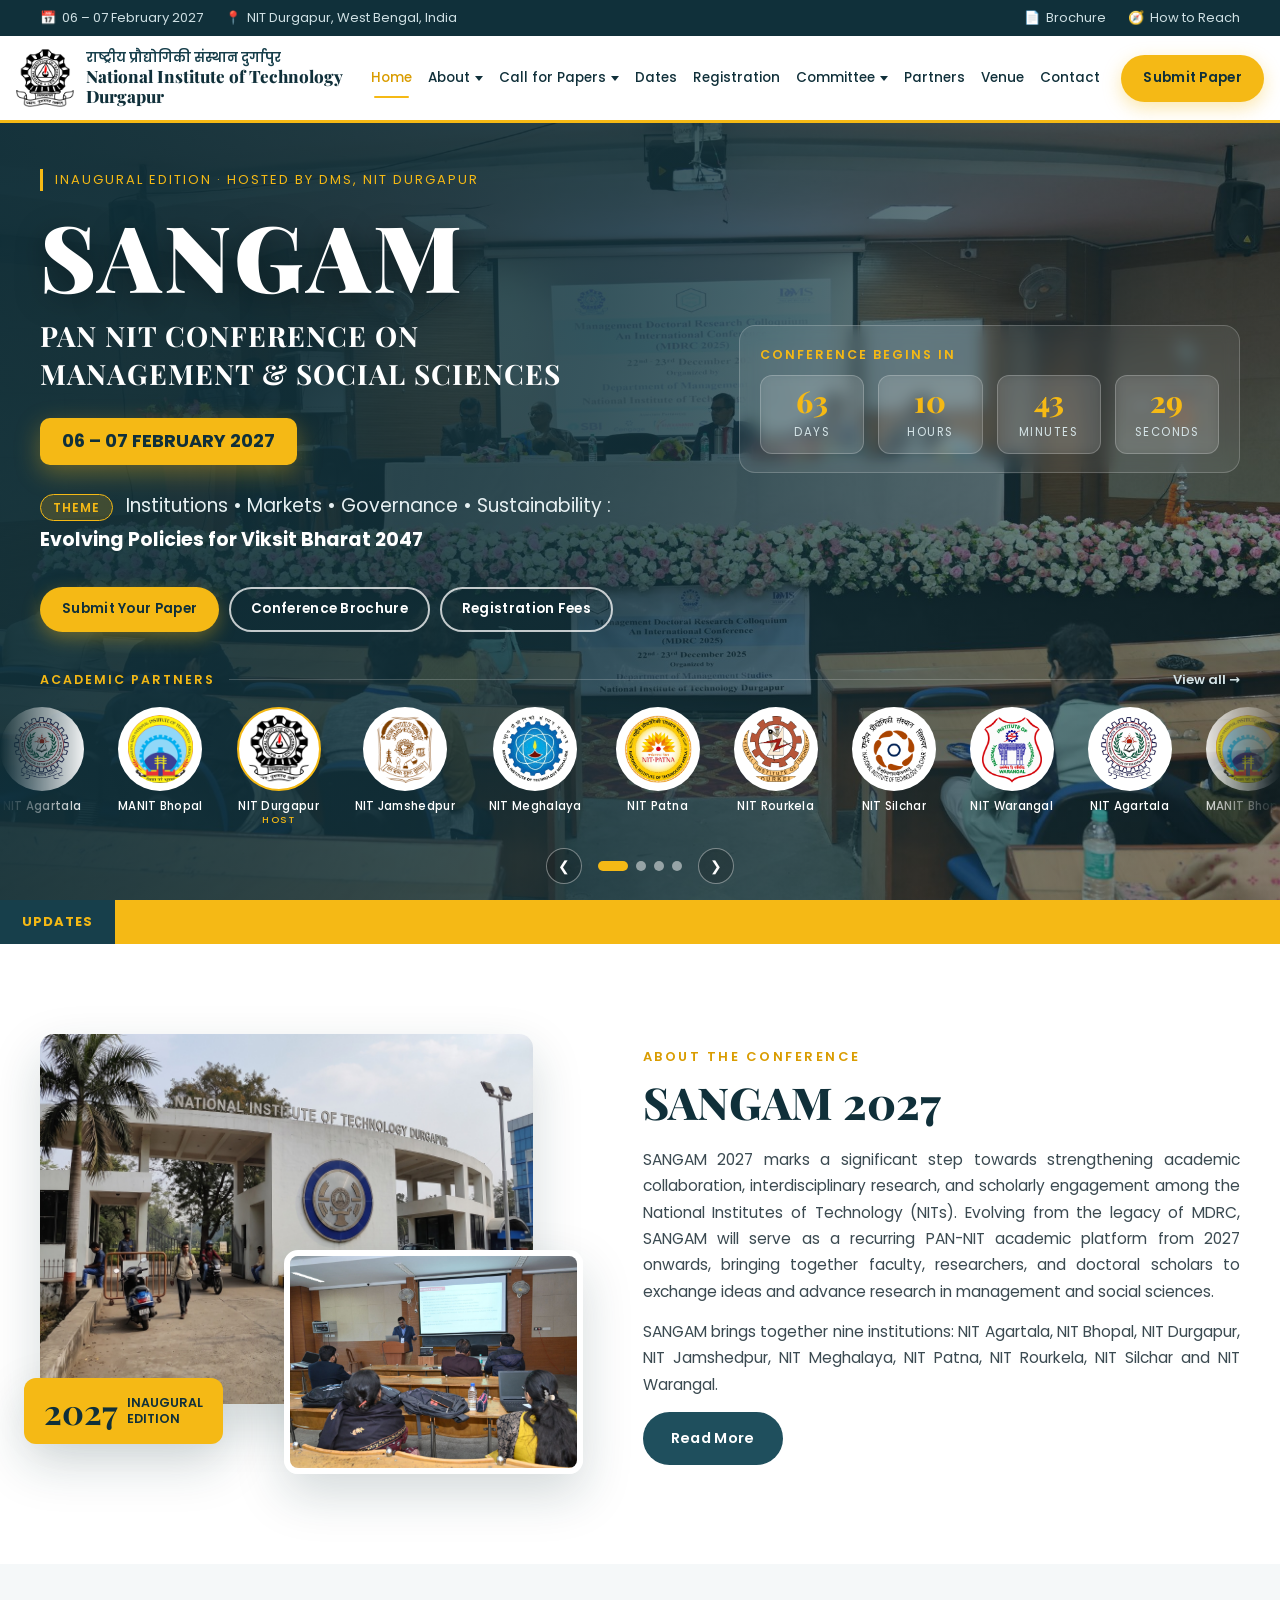
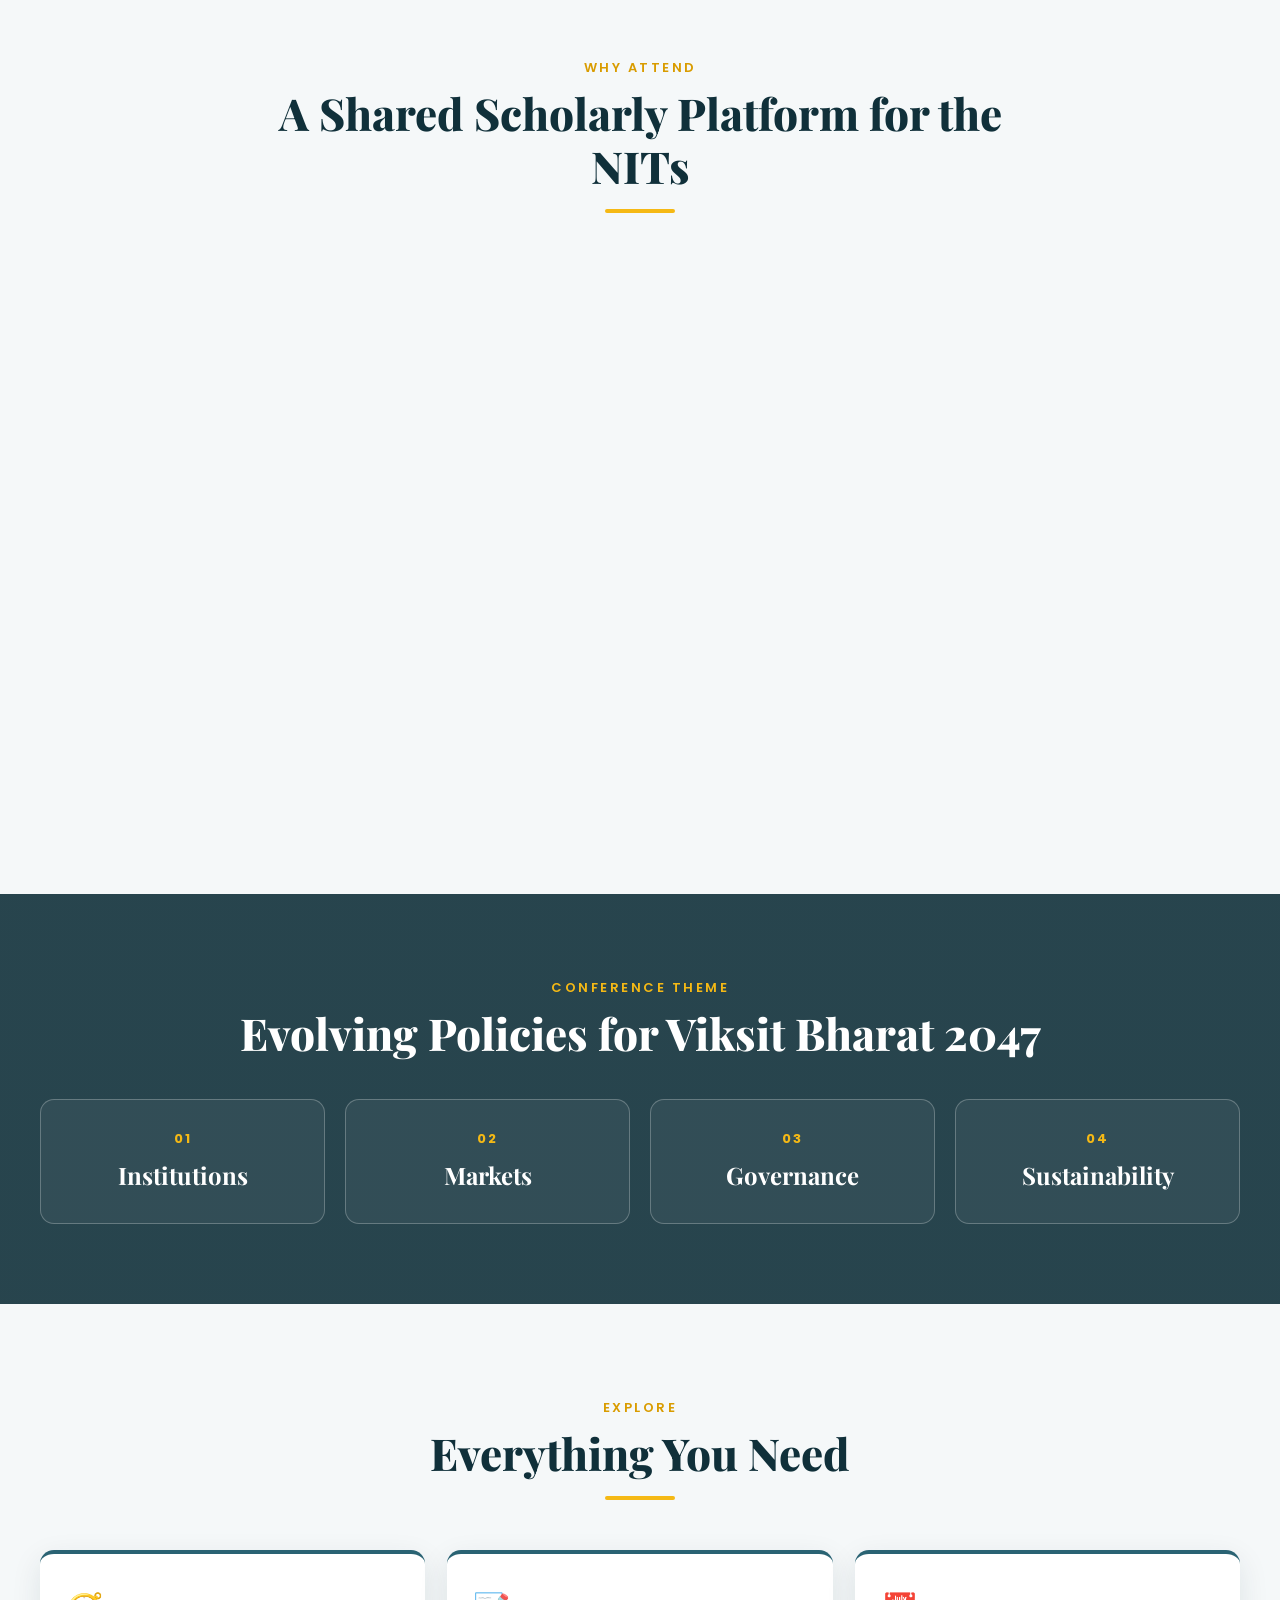
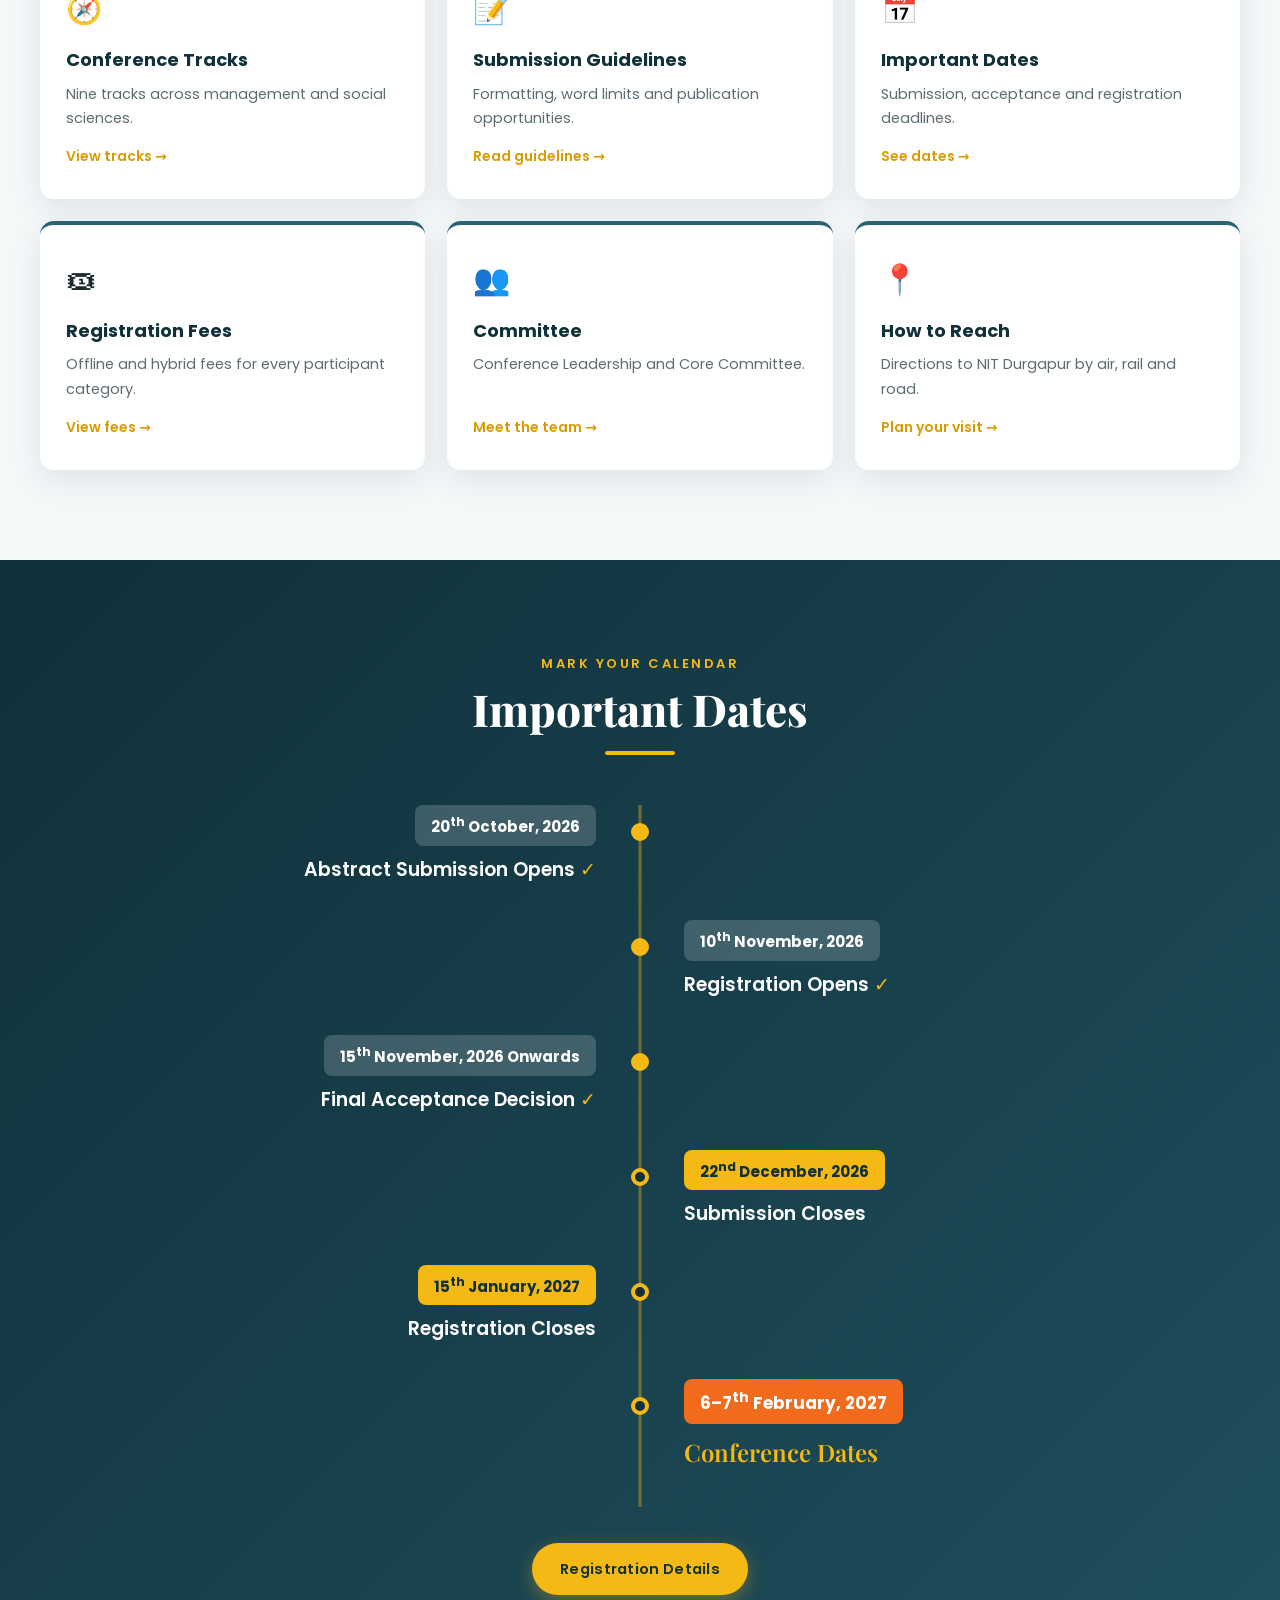
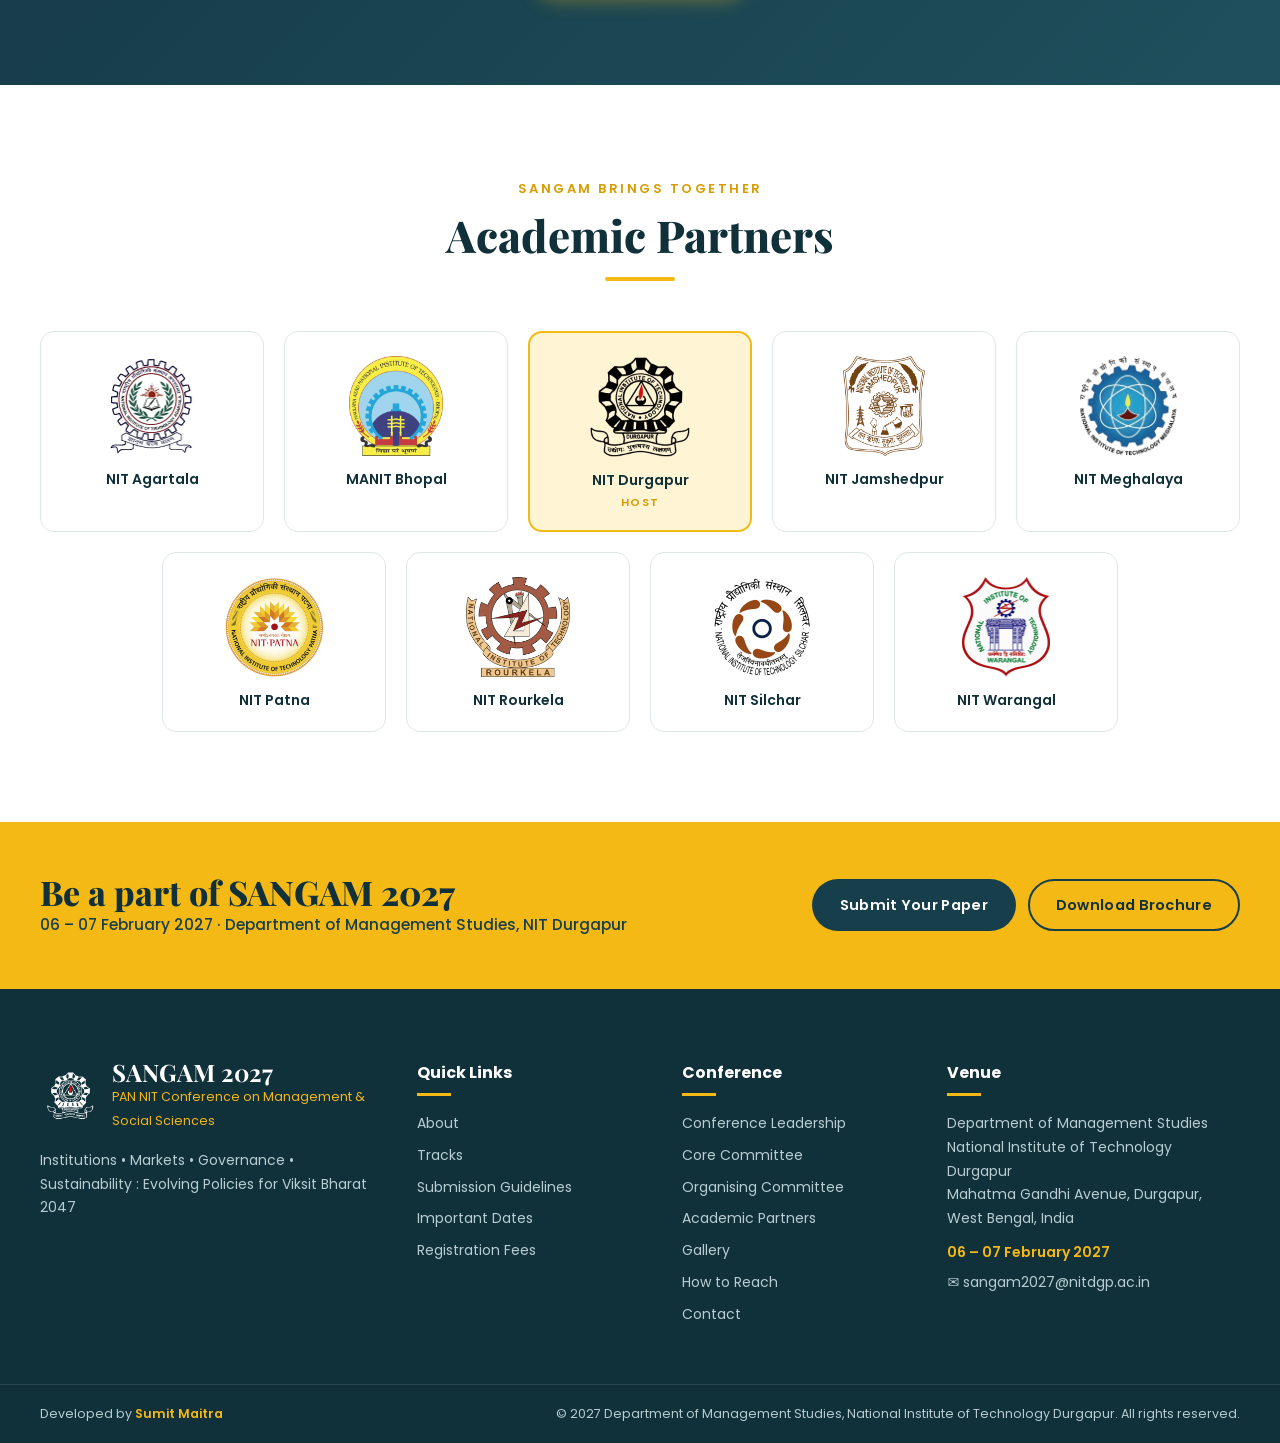
<file: index.html>
<!DOCTYPE html>
<html lang="en">
<head>
  <meta charset="UTF-8">
  <meta name="viewport" content="width=device-width, initial-scale=1.0">
  <title>SANGAM 2027 | PAN NIT Conference on Management &amp; Social Sciences</title>
  <meta name="description" content="SANGAM 2027 – PAN NIT Conference on Management & Social Sciences, 06–07 February 2027, hosted by the Department of Management Studies, NIT Durgapur.">
  <link rel="icon" type="image/png" href="assets/logos/nit-durgapur.png">
  <link rel="preconnect" href="https://fonts.googleapis.com">
  <link rel="preconnect" href="https://fonts.gstatic.com" crossorigin>
  <link href="https://fonts.googleapis.com/css2?family=Playfair+Display:wght@700;800;900&family=Poppins:wght@300;400;500;600;700&display=swap" rel="stylesheet">
  <link rel="stylesheet" href="css/style.css">
</head>
<body>

  <script src="js/layout.js" data-root="" data-page="home"></script>

  <!-- ===== HERO SLIDER ===== -->
  <section class="hero" id="home">
    <div class="slides">
      <div class="slide active" style="background-image:url('assets/photos/dsc_8041.jpg')"></div>
      <div class="slide" style="background-image:url('assets/photos/dsc_8412.jpg')"></div>
      <div class="slide" style="background-image:url('assets/photos/dsc_8008.jpg')"></div>
      <div class="slide" style="background-image:url('assets/photos/nit.jpg')"></div>
    </div>
    <div class="hero-overlay"></div>

    <div class="container hero-content">
      <div class="hero-main">
        <span class="hero-kicker">Inaugural Edition · Hosted by DMS, NIT Durgapur</span>
        <h1 class="hero-title">SANGAM</h1>
        <h2 class="hero-sub">PAN NIT Conference on<br>Management &amp; Social Sciences</h2>
        <div class="hero-date">06 – 07 FEBRUARY 2027</div>
        <p class="hero-theme">
          <span class="theme-label">Theme</span>
          Institutions • Markets • Governance • Sustainability :<br>
          <strong>Evolving Policies for Viksit Bharat 2047</strong>
        </p>
        <div class="hero-btns">
          <a href="https://forms.gle/mXyWNmWkprkiNCEAA" target="_blank" rel="noopener" class="btn btn-gold">Submit Your Paper</a>
          <a href="assets/docs/SANGAM-Brochure-2027.pdf" target="_blank" rel="noopener" class="btn btn-outline">Conference Brochure</a>
          <a href="registration/" class="btn btn-outline">Registration Fees</a>
        </div>
      </div>

      <aside class="hero-side">
        <div class="side-card">
          <p class="side-title">Conference begins in</p>
          <div class="countdown" id="countdown" aria-label="Countdown to conference">
            <div><span id="cd-days">00</span><small>Days</small></div>
            <div><span id="cd-hours">00</span><small>Hours</small></div>
            <div><span id="cd-mins">00</span><small>Minutes</small></div>
            <div><span id="cd-secs">00</span><small>Seconds</small></div>
          </div>
        </div>
      </aside>
    </div>

    <!-- Academic partners logo carousel, full width (JS duplicates the logos for a seamless loop) -->
    <div class="hero-partners">
      <div class="container hp-head">
        <span>Academic Partners</span>
        <a href="partners/">View all →</a>
      </div>
      <div class="hp-viewport">
        <ul class="hp-track" id="hpTrack">
            <li><a href="partners/" class="hp-logo"><img src="assets/logos/nit-agartala.png" alt="NIT Agartala logo"><span>NIT Agartala</span></a></li>
            <li><a href="partners/" class="hp-logo"><img src="assets/logos/nit-bhopal.png" alt="MANIT Bhopal logo"><span>MANIT Bhopal</span></a></li>
            <li><a href="partners/" class="hp-logo hp-host"><img src="assets/logos/nit-durgapur.png" alt="NIT Durgapur logo"><span>NIT Durgapur</span></a></li>
            <li><a href="partners/" class="hp-logo"><img src="assets/logos/nit-jamshedpur.png" alt="NIT Jamshedpur logo"><span>NIT Jamshedpur</span></a></li>
            <li><a href="partners/" class="hp-logo"><img src="assets/logos/nit-meghalaya.png" alt="NIT Meghalaya logo"><span>NIT Meghalaya</span></a></li>
            <li><a href="partners/" class="hp-logo"><img src="assets/logos/nit-patna.png" alt="NIT Patna logo"><span>NIT Patna</span></a></li>
            <li><a href="partners/" class="hp-logo"><img src="assets/logos/nit-rourkela.png" alt="NIT Rourkela logo"><span>NIT Rourkela</span></a></li>
            <li><a href="partners/" class="hp-logo"><img src="assets/logos/nit-silchar.png" alt="NIT Silchar logo"><span>NIT Silchar</span></a></li>
            <li><a href="partners/" class="hp-logo"><img src="assets/logos/nit-warangal.png" alt="NIT Warangal logo"><span>NIT Warangal</span></a></li>
        </ul>
      </div>
    </div>

    <div class="hero-nav">
      <button class="slide-ctrl prev" aria-label="Previous slide">&#10094;</button>
      <div class="slide-dots" id="dots"></div>
      <button class="slide-ctrl next" aria-label="Next slide">&#10095;</button>
    </div>
  </section>

  <!-- ===== NEWS TICKER ===== -->
  <div class="ticker">
    <div class="ticker-label">Updates</div>
    <div class="ticker-track">
      <div class="ticker-move">
        <span>Abstract Submission opens: 20<sup>th</sup> October, 2026</span>
        <span>Registration opens: 10<sup>th</sup> November, 2026</span>
        <span>Final Acceptance Decision: 15<sup>th</sup> November, 2026 onwards</span>
        <span>Submission closes: 22<sup>nd</sup> December, 2026</span>
        <span>Registration closes: 15<sup>th</sup> January, 2027</span>
        <span>Selected full papers to be considered for publication in a Scopus-indexed journal</span>
        <span>All accepted papers published in conference proceedings with ISBN number</span>
      </div>
    </div>
  </div>

  <!-- ===== HOME: ABOUT SUMMARY ===== -->
  <section class="section about">
    <div class="container about-grid">
      <div class="about-media reveal">
        <img src="assets/photos/nit.jpg" alt="Sketch of the NIT Durgapur main gate" class="about-img-main" loading="lazy">
        <img src="assets/photos/dsc_8097.jpg" alt="Paper presentation session" class="about-img-small" loading="lazy">
        <div class="about-badge">
          <strong>2027</strong>
          <span>Inaugural<br>Edition</span>
        </div>
      </div>
      <div class="about-text reveal">
        <span class="eyebrow">About the Conference</span>
        <h2>SANGAM 2027</h2>
        <p>SANGAM 2027 marks a significant step towards strengthening academic collaboration, interdisciplinary research, and scholarly engagement among the National Institutes of Technology (NITs). Evolving from the legacy of MDRC, SANGAM will serve as a recurring PAN-NIT academic platform from 2027 onwards, bringing together faculty, researchers, and doctoral scholars to exchange ideas and advance research in management and social sciences.</p>
        <p>SANGAM brings together nine institutions: NIT Agartala, NIT Bhopal, NIT Durgapur, NIT Jamshedpur, NIT Meghalaya, NIT Patna, NIT Rourkela, NIT Silchar and NIT Warangal.</p>
        <a href="about/" class="btn btn-teal">Read More</a>
      </div>
    </div>
  </section>

  <!-- ===== WHY ATTEND ===== -->
  <section class="section why">
    <div class="container">
      <div class="section-head reveal">
        <span class="eyebrow">Why Attend</span>
        <h2>A Shared Scholarly Platform for the NITs</h2>
      </div>
      <div class="why-grid">
        <div class="why-card reveal">
          <div class="why-ico">🤝</div>
          <h3>Nine NITs Together</h3>
          <p>A recurring PAN-NIT academic platform bringing together faculty, researchers and doctoral scholars.</p>
        </div>
        <div class="why-card reveal">
          <div class="why-ico">🔍</div>
          <h3>Peer-Reviewed</h3>
          <p>All submissions are peer-reviewed for relevance, originality, clarity and academic contribution.</p>
        </div>
        <div class="why-card reveal">
          <div class="why-ico">📚</div>
          <h3>Scopus Publication</h3>
          <p>Selected full papers will be considered for publication in a Scopus-indexed journal.</p>
        </div>
        <div class="why-card reveal">
          <div class="why-ico">📖</div>
          <h3>ISBN Proceedings</h3>
          <p>All accepted papers shall be published in conference proceedings with ISBN number.</p>
        </div>
        <div class="why-card reveal">
          <div class="why-ico">🎓</div>
          <h3>Doctoral Mentorship</h3>
          <p>Fostering inter-institutional research collaboration, joint publications and doctoral mentorship.</p>
        </div>
        <div class="why-card reveal">
          <div class="why-ico">🌐</div>
          <h3>Offline &amp; Hybrid</h3>
          <p>Participate in person at NIT Durgapur or present online through the hybrid mode.</p>
        </div>
      </div>
    </div>
  </section>

  <!-- ===== THEME BAND ===== -->
  <section class="theme-band">
    <div class="container">
      <span class="eyebrow light">Conference Theme</span>
      <h2>Evolving Policies for Viksit Bharat 2047</h2>
      <div class="pillars">
        <div class="pillar reveal"><span>01</span>Institutions</div>
        <div class="pillar reveal"><span>02</span>Markets</div>
        <div class="pillar reveal"><span>03</span>Governance</div>
        <div class="pillar reveal"><span>04</span>Sustainability</div>
      </div>
    </div>
  </section>

  <!-- ===== HOME: EXPLORE ===== -->
  <section class="section explore">
    <div class="container">
      <div class="section-head reveal">
        <span class="eyebrow">Explore</span>
        <h2>Everything You Need</h2>
      </div>
      <div class="explore-grid">
        <a href="tracks/" class="explore-card reveal"><span class="ex-ico">🧭</span><h3>Conference Tracks</h3><p>Nine tracks across management and social sciences.</p><span class="ex-go">View tracks →</span></a>
        <a href="submission/" class="explore-card reveal"><span class="ex-ico">📝</span><h3>Submission Guidelines</h3><p>Formatting, word limits and publication opportunities.</p><span class="ex-go">Read guidelines →</span></a>
        <a href="dates/" class="explore-card reveal"><span class="ex-ico">📅</span><h3>Important Dates</h3><p>Submission, acceptance and registration deadlines.</p><span class="ex-go">See dates →</span></a>
        <a href="registration/" class="explore-card reveal"><span class="ex-ico">🎟</span><h3>Registration Fees</h3><p>Offline and hybrid fees for every participant category.</p><span class="ex-go">View fees →</span></a>
        <a href="leadership/" class="explore-card reveal"><span class="ex-ico">👥</span><h3>Committee</h3><p>Conference Leadership and Core Committee.</p><span class="ex-go">Meet the team →</span></a>
        <a href="venue/" class="explore-card reveal"><span class="ex-ico">📍</span><h3>How to Reach</h3><p>Directions to NIT Durgapur by air, rail and road.</p><span class="ex-go">Plan your visit →</span></a>
      </div>
    </div>
  </section>

  <!-- ===== IMPORTANT DATES ===== -->
  <section class="section dates" id="dates">
    <div class="container">
      <div class="section-head reveal">
        <span class="eyebrow light">Mark Your Calendar</span>
        <h2>Important Dates</h2>
      </div>
      <div class="timeline">
        <div class="tl-item reveal" data-date="2026-10-20">
          <div class="tl-date">20<sup>th</sup> October, 2026</div>
          <div class="tl-label">Abstract Submission Opens</div>
        </div>
        <div class="tl-item reveal" data-date="2026-11-10">
          <div class="tl-date">10<sup>th</sup> November, 2026</div>
          <div class="tl-label">Registration Opens</div>
        </div>
        <div class="tl-item reveal" data-date="2026-11-15">
          <div class="tl-date">15<sup>th</sup> November, 2026 Onwards</div>
          <div class="tl-label">Final Acceptance Decision</div>
        </div>
        <div class="tl-item reveal" data-date="2026-12-22">
          <div class="tl-date">22<sup>nd</sup> December, 2026</div>
          <div class="tl-label">Submission Closes</div>
        </div>
        <div class="tl-item reveal" data-date="2027-01-15">
          <div class="tl-date">15<sup>th</sup> January, 2027</div>
          <div class="tl-label">Registration Closes</div>
        </div>
        <div class="tl-item highlight reveal" data-date="2027-02-06">
          <div class="tl-date">6–7<sup>th</sup> February, 2027</div>
          <div class="tl-label">Conference Dates</div>
        </div>
      </div>
      <div class="center-btn reveal"><a href="registration/" class="btn btn-gold">Registration Details</a></div>
    </div>
  </section>

  <!-- ===== ACADEMIC PARTNERS ===== -->
  <section class="section partners home-partners" id="partners">
    <div class="container">
      <div class="section-head reveal">
        <span class="eyebrow">SANGAM Brings Together</span>
        <h2>Academic Partners</h2>
      </div>
      <div class="partner-grid">
        <div class="partner reveal"><img src="assets/logos/nit-agartala.png" alt="NIT Agartala logo" loading="lazy"><span>NIT Agartala</span></div>
        <div class="partner reveal"><img src="assets/logos/nit-bhopal.png" alt="MANIT Bhopal logo" loading="lazy"><span>MANIT Bhopal</span></div>
        <div class="partner host reveal"><img src="assets/logos/nit-durgapur.png" alt="NIT Durgapur logo" loading="lazy"><span>NIT Durgapur <em>Host</em></span></div>
        <div class="partner reveal"><img src="assets/logos/nit-jamshedpur.png" alt="NIT Jamshedpur logo" loading="lazy"><span>NIT Jamshedpur</span></div>
        <div class="partner reveal"><img src="assets/logos/nit-meghalaya.png" alt="NIT Meghalaya logo" loading="lazy"><span>NIT Meghalaya</span></div>
        <div class="partner reveal"><img src="assets/logos/nit-patna.png" alt="NIT Patna logo" loading="lazy"><span>NIT Patna</span></div>
        <div class="partner reveal"><img src="assets/logos/nit-rourkela.png" alt="NIT Rourkela logo" loading="lazy"><span>NIT Rourkela</span></div>
        <div class="partner reveal"><img src="assets/logos/nit-silchar.png" alt="NIT Silchar logo" loading="lazy"><span>NIT Silchar</span></div>
        <div class="partner reveal"><img src="assets/logos/nit-warangal.png" alt="NIT Warangal logo" loading="lazy"><span>NIT Warangal</span></div>
      </div>
    </div>
  </section>

  <!-- ===== CTA BAND ===== -->
  <section class="cta-band">
    <div class="container cta-inner">
      <div>
        <h2>Be a part of SANGAM 2027</h2>
        <p>06 – 07 February 2027 · Department of Management Studies, NIT Durgapur</p>
      </div>
      <div class="cta-btns">
        <a href="https://forms.gle/mXyWNmWkprkiNCEAA" target="_blank" rel="noopener" class="btn btn-gold">Submit Your Paper</a>
        <a href="assets/docs/SANGAM-Brochure-2027.pdf" target="_blank" rel="noopener" class="btn btn-outline">Download Brochure</a>
      </div>
    </div>
  </section>

  <script>SiteLayout.footer()</script>

  <script src="js/main.js"></script>

</body>
</html>
</file>
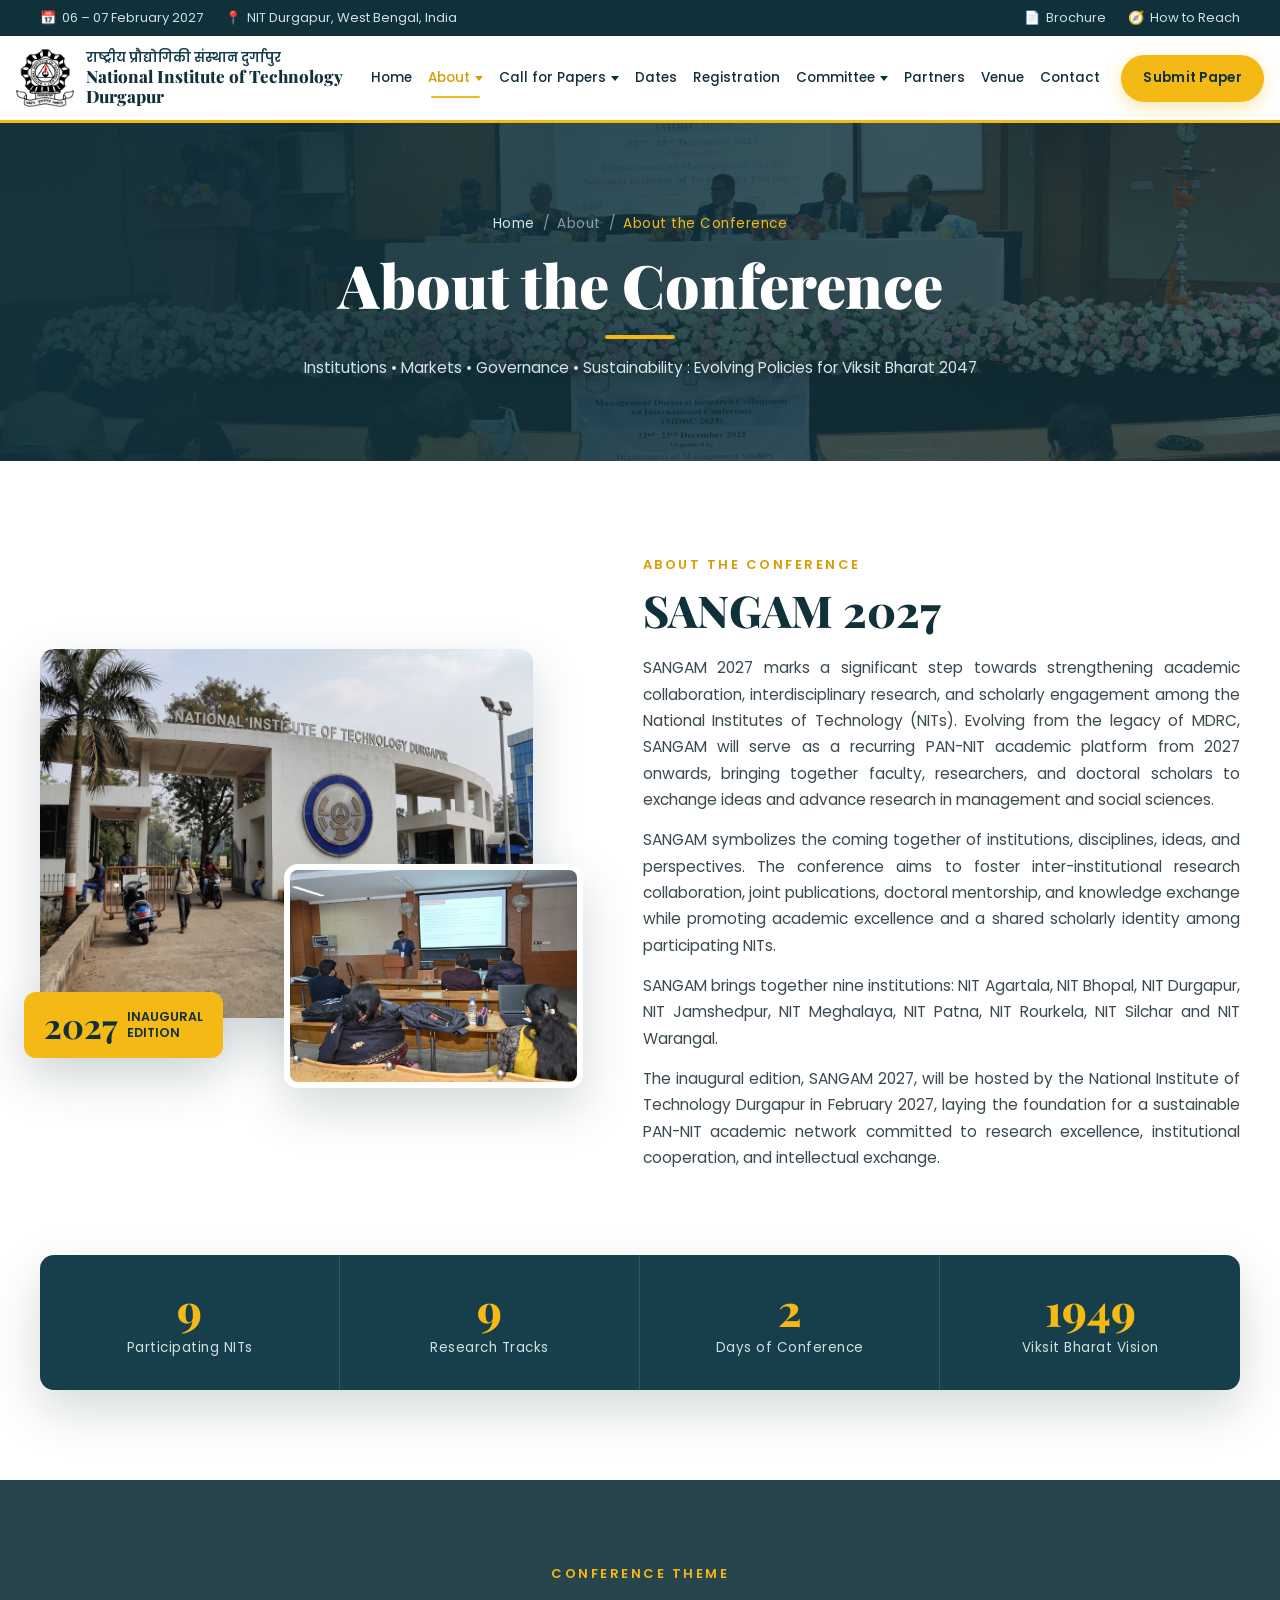
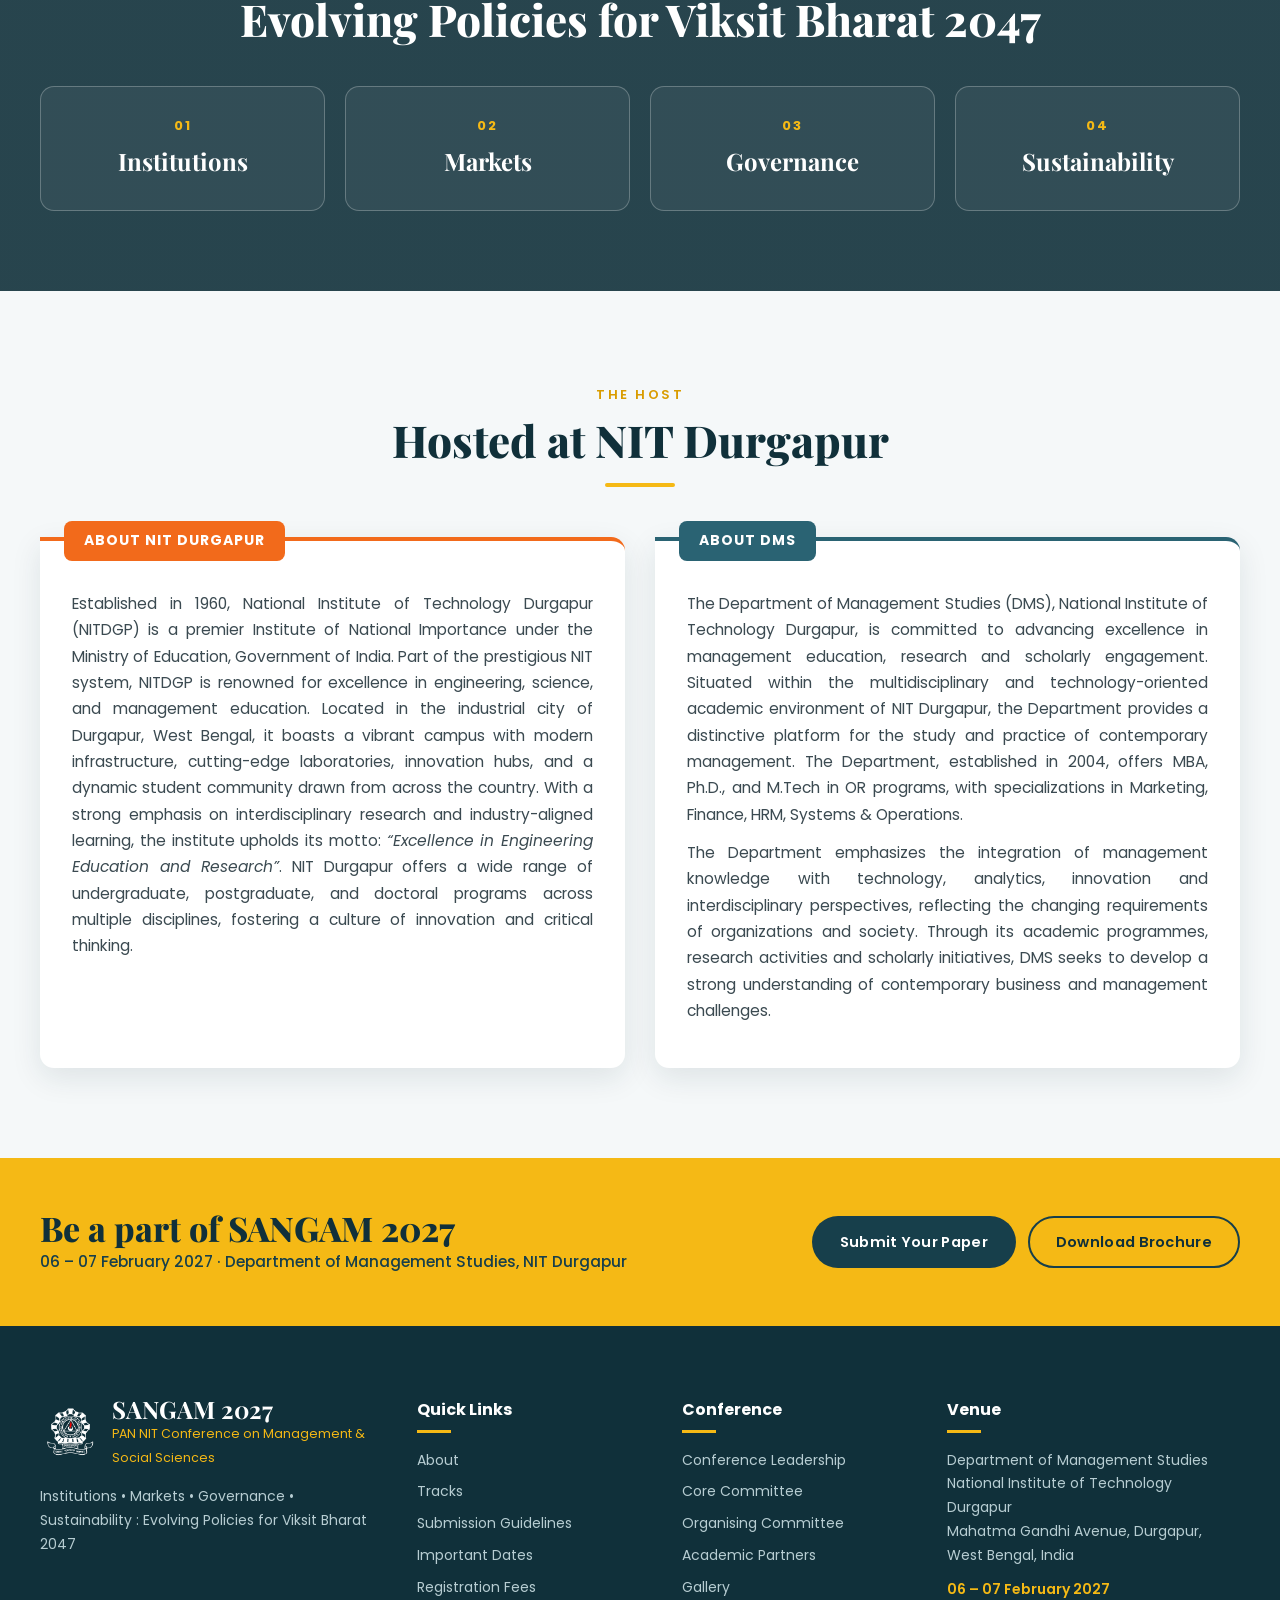
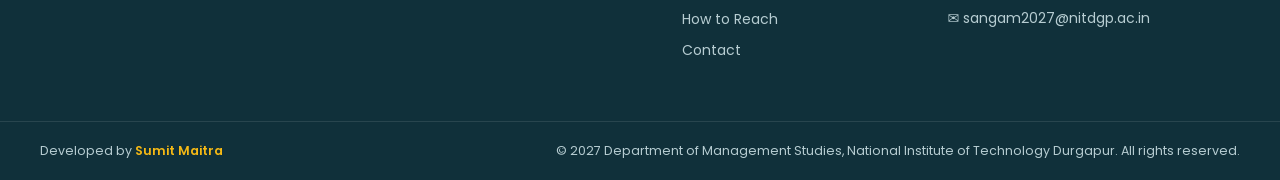
<file: about/index.html>
<!DOCTYPE html>
<html lang="en">
<head>
  <meta charset="UTF-8">
  <meta name="viewport" content="width=device-width, initial-scale=1.0">
  <title>About | SANGAM 2027</title>
  <meta name="description" content="About SANGAM 2027, NIT Durgapur and the Department of Management Studies.">
  <link rel="icon" type="image/png" href="../assets/logos/nit-durgapur.png">
  <link rel="preconnect" href="https://fonts.googleapis.com">
  <link rel="preconnect" href="https://fonts.gstatic.com" crossorigin>
  <link href="https://fonts.googleapis.com/css2?family=Playfair+Display:wght@700;800;900&family=Poppins:wght@300;400;500;600;700&display=swap" rel="stylesheet">
  <link rel="stylesheet" href="../css/style.css">
</head>
<body>

  <script src="../js/layout.js" data-root="../" data-page="about"></script>

  <!-- ===== PAGE BANNER ===== -->
  <section class="page-banner" style="background-image:url('../assets/photos/dsc_8041.jpg')">
    <div class="container">
      <nav class="crumbs" aria-label="Breadcrumb"><a href="../">Home</a><span>/</span><span>About</span><span>/</span><span>About the Conference</span></nav>
      <h1>About the Conference</h1>
      <p>Institutions • Markets • Governance • Sustainability : Evolving Policies for Viksit Bharat 2047</p>
    </div>
  </section>

  <!-- ===== ABOUT CONFERENCE ===== -->
  <section class="section about" id="about">
    <div class="container about-grid">
      <div class="about-media reveal">
        <img src="../assets/photos/nit.jpg" alt="Faculty members at the conference" class="about-img-main" loading="lazy">
        <img src="../assets/photos/dsc_8097.jpg" alt="Paper presentation session" class="about-img-small" loading="lazy">
        <div class="about-badge">
          <strong>2027</strong>
          <span>Inaugural<br>Edition</span>
        </div>
      </div>
      <div class="about-text reveal">
        <span class="eyebrow">About the Conference</span>
        <h2>SANGAM 2027</h2>
        <p>SANGAM 2027 marks a significant step towards strengthening academic collaboration, interdisciplinary research, and scholarly engagement among the National Institutes of Technology (NITs). Evolving from the legacy of MDRC, SANGAM will serve as a recurring PAN-NIT academic platform from 2027 onwards, bringing together faculty, researchers, and doctoral scholars to exchange ideas and advance research in management and social sciences.</p>
        <p>SANGAM symbolizes the coming together of institutions, disciplines, ideas, and perspectives. The conference aims to foster inter-institutional research collaboration, joint publications, doctoral mentorship, and knowledge exchange while promoting academic excellence and a shared scholarly identity among participating NITs.</p>
        <p>SANGAM brings together nine institutions: NIT Agartala, NIT Bhopal, NIT Durgapur, NIT Jamshedpur, NIT Meghalaya, NIT Patna, NIT Rourkela, NIT Silchar and NIT Warangal.</p>
        <p>The inaugural edition, SANGAM 2027, will be hosted by the National Institute of Technology Durgapur in February 2027, laying the foundation for a sustainable PAN-NIT academic network committed to research excellence, institutional cooperation, and intellectual exchange.</p>
      </div>
    </div>

    <div class="container stats reveal">
      <div class="stat"><span class="num" data-count="9">0</span><span class="lbl">Participating NITs</span></div>
      <div class="stat"><span class="num" data-count="9">0</span><span class="lbl">Research Tracks</span></div>
      <div class="stat"><span class="num" data-count="2">0</span><span class="lbl">Days of Conference</span></div>
      <div class="stat"><span class="num" data-count="2047">0</span><span class="lbl">Viksit Bharat Vision</span></div>
    </div>
  </section>

  <!-- ===== THEME BAND ===== -->
  <section class="theme-band">
    <div class="container">
      <span class="eyebrow light">Conference Theme</span>
      <h2>Evolving Policies for Viksit Bharat 2047</h2>
      <div class="pillars">
        <div class="pillar reveal"><span>01</span>Institutions</div>
        <div class="pillar reveal"><span>02</span>Markets</div>
        <div class="pillar reveal"><span>03</span>Governance</div>
        <div class="pillar reveal"><span>04</span>Sustainability</div>
      </div>
    </div>
  </section>

  <!-- ===== ABOUT NIT DURGAPUR & DMS ===== -->
  <section class="section host" id="nitdgp">
    <div class="container">
      <div class="section-head reveal">
        <span class="eyebrow">The Host</span>
        <h2>Hosted at NIT Durgapur</h2>
      </div>
      <div class="host-grid">
        <article class="host-card reveal">
          <div class="host-tag">About NIT Durgapur</div>
          <p>Established in 1960, National Institute of Technology Durgapur (NITDGP) is a premier Institute of National Importance under the Ministry of Education, Government of India. Part of the prestigious NIT system, NITDGP is renowned for excellence in engineering, science, and management education. Located in the industrial city of Durgapur, West Bengal, it boasts a vibrant campus with modern infrastructure, cutting-edge laboratories, innovation hubs, and a dynamic student community drawn from across the country. With a strong emphasis on interdisciplinary research and industry-aligned learning, the institute upholds its motto: <em>“Excellence in Engineering Education and Research”</em>. NIT Durgapur offers a wide range of undergraduate, postgraduate, and doctoral programs across multiple disciplines, fostering a culture of innovation and critical thinking.</p>
        </article>
        <article class="host-card alt reveal" id="dms">
          <div class="host-tag">About DMS</div>
          <p>The Department of Management Studies (DMS), National Institute of Technology Durgapur, is committed to advancing excellence in management education, research and scholarly engagement. Situated within the multidisciplinary and technology-oriented academic environment of NIT Durgapur, the Department provides a distinctive platform for the study and practice of contemporary management. The Department, established in 2004, offers MBA, Ph.D., and M.Tech in OR programs, with specializations in Marketing, Finance, HRM, Systems &amp; Operations.</p>
          <p>The Department emphasizes the integration of management knowledge with technology, analytics, innovation and interdisciplinary perspectives, reflecting the changing requirements of organizations and society. Through its academic programmes, research activities and scholarly initiatives, DMS seeks to develop a strong understanding of contemporary business and management challenges.</p>
        </article>
      </div>
    </div>
  </section>

  <!-- ===== CTA BAND ===== -->
  <section class="cta-band">
    <div class="container cta-inner">
      <div>
        <h2>Be a part of SANGAM 2027</h2>
        <p>06 – 07 February 2027 · Department of Management Studies, NIT Durgapur</p>
      </div>
      <div class="cta-btns">
        <a href="https://forms.gle/mXyWNmWkprkiNCEAA" target="_blank" rel="noopener" class="btn btn-gold">Submit Your Paper</a>
        <a href="../assets/docs/SANGAM-Brochure-2027.pdf" target="_blank" rel="noopener" class="btn btn-outline">Download Brochure</a>
      </div>
    </div>
  </section>

  <script>SiteLayout.footer()</script>

  <script src="../js/main.js"></script>

</body>
</html>
</file>
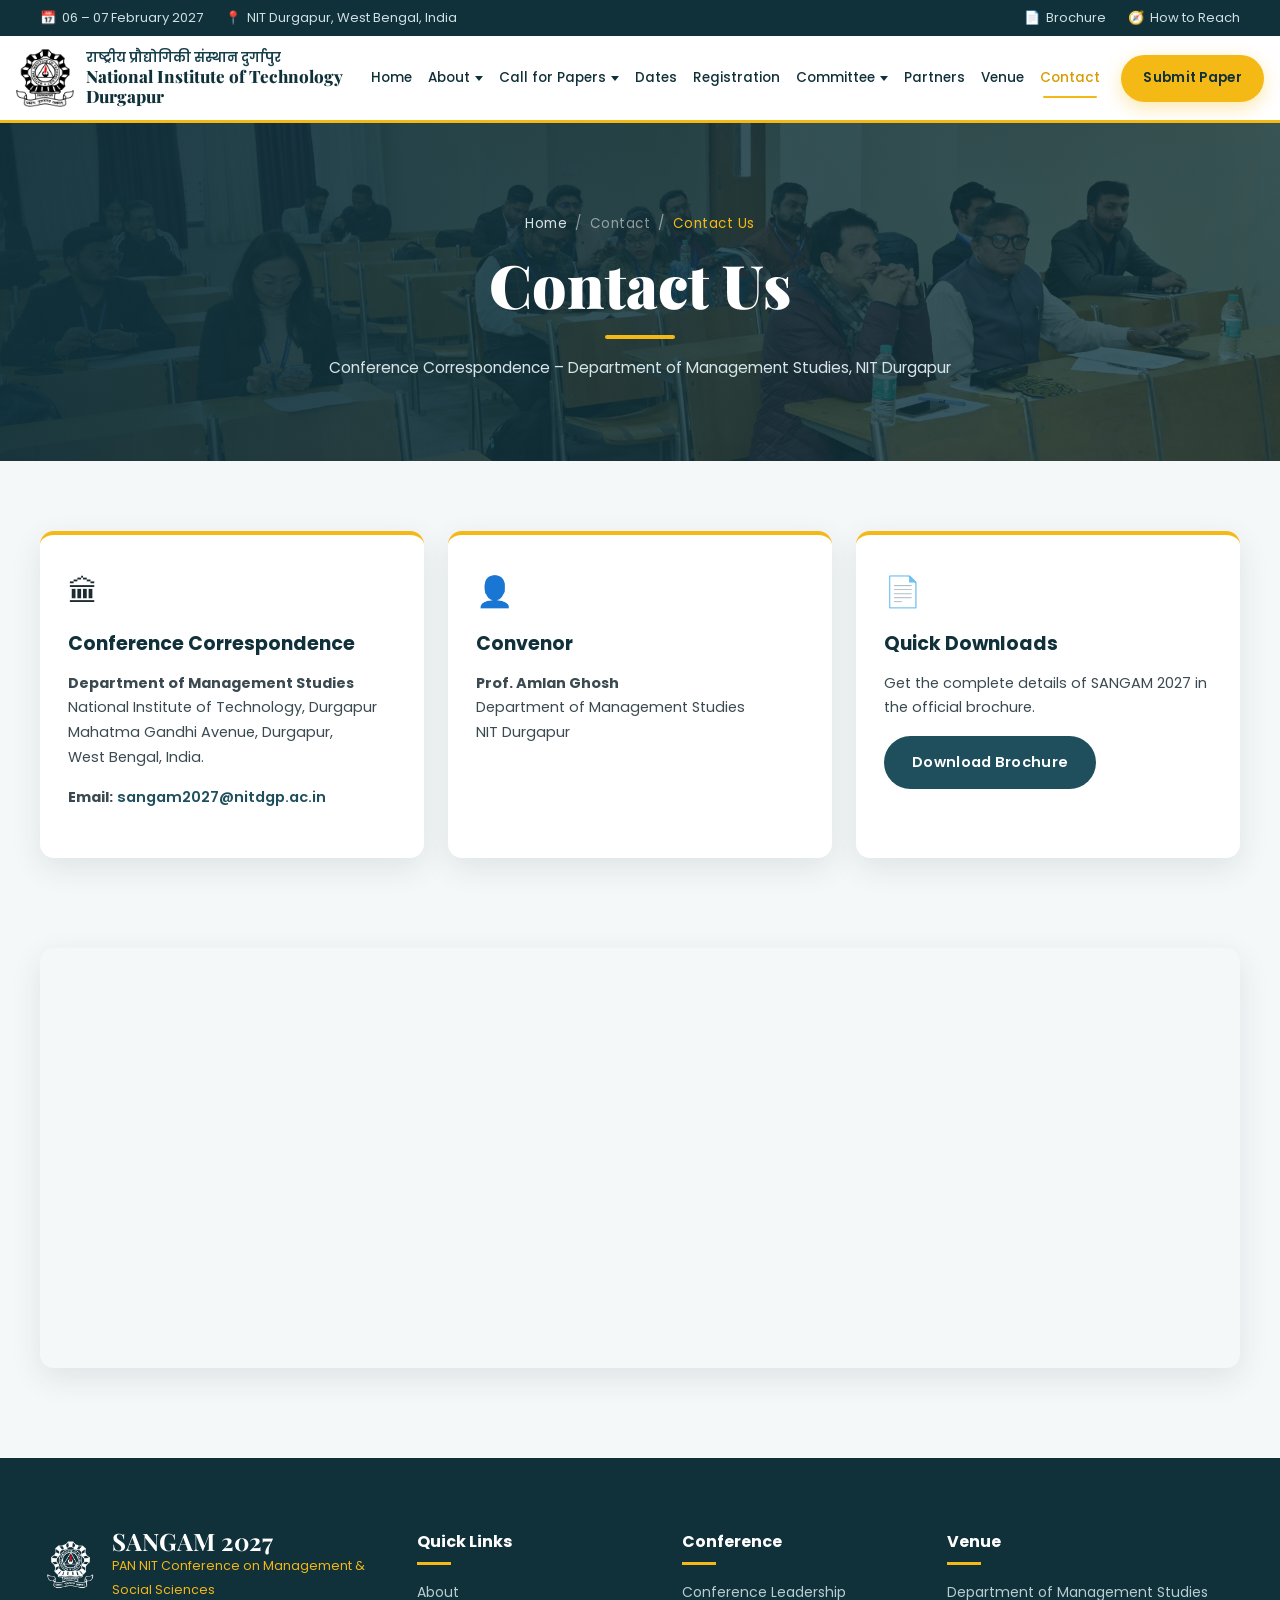
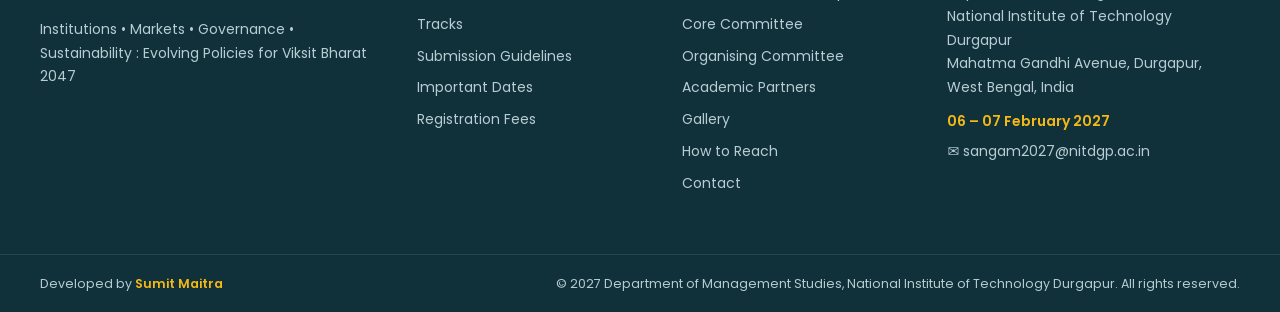
<file: contact/index.html>
<!DOCTYPE html>
<html lang="en">
<head>
  <meta charset="UTF-8">
  <meta name="viewport" content="width=device-width, initial-scale=1.0">
  <title>Contact | SANGAM 2027</title>
  <meta name="description" content="Contact the SANGAM 2027 conference team.">
  <link rel="icon" type="image/png" href="../assets/logos/nit-durgapur.png">
  <link rel="preconnect" href="https://fonts.googleapis.com">
  <link rel="preconnect" href="https://fonts.gstatic.com" crossorigin>
  <link href="https://fonts.googleapis.com/css2?family=Playfair+Display:wght@700;800;900&family=Poppins:wght@300;400;500;600;700&display=swap" rel="stylesheet">
  <link rel="stylesheet" href="../css/style.css">
</head>
<body>

  <script src="../js/layout.js" data-root="../" data-page="contact"></script>

  <!-- ===== PAGE BANNER ===== -->
  <section class="page-banner" style="background-image:url('../assets/photos/dsc_8313.jpg')">
    <div class="container">
      <nav class="crumbs" aria-label="Breadcrumb"><a href="../">Home</a><span>/</span><span>Contact</span><span>/</span><span>Contact Us</span></nav>
      <h1>Contact Us</h1>
      <p>Conference Correspondence – Department of Management Studies, NIT Durgapur</p>
    </div>
  </section>

  <!-- ===== CONTACT ===== -->
  <section class="section contact" id="contact">
    <div class="container contact-grid">
      <div class="contact-card reveal">
        <div class="c-ico">🏛</div>
        <h3>Conference Correspondence</h3>
        <p><strong>Department of Management Studies</strong><br>
          National Institute of Technology, Durgapur<br>
          Mahatma Gandhi Avenue, Durgapur,<br>
          West Bengal, India.</p>
        <p><strong>Email:</strong> <a href="mailto:sangam2027@nitdgp.ac.in" class="c-mail">sangam2027@nitdgp.ac.in</a></p>
      </div>
      <div class="contact-card reveal">
        <div class="c-ico">👤</div>
        <h3>Convenor</h3>
        <p><strong>Prof. Amlan Ghosh</strong><br>
          Department of Management Studies<br>
          NIT Durgapur</p>
      </div>
      <div class="contact-card reveal">
        <div class="c-ico">📄</div>
        <h3>Quick Downloads</h3>
        <p>Get the complete details of SANGAM 2027 in the official brochure.</p>
        <a href="../assets/docs/SANGAM-Brochure-2027.pdf" target="_blank" rel="noopener" class="btn btn-teal">Download Brochure</a>
      </div>
    </div>
  </section>

  <!-- ===== CONTACT: MAP ===== -->
  <section class="section contact-map">
    <div class="container">
      <div class="map reveal">
        <iframe title="Map of NIT Durgapur" src="https://maps.google.com/maps?q=National%20Institute%20of%20Technology%20Durgapur&t=&z=14&ie=UTF8&iwloc=&output=embed" loading="lazy" referrerpolicy="no-referrer-when-downgrade"></iframe>
      </div>
    </div>
  </section>

  <script>SiteLayout.footer()</script>

  <script src="../js/main.js"></script>

</body>
</html>
</file>
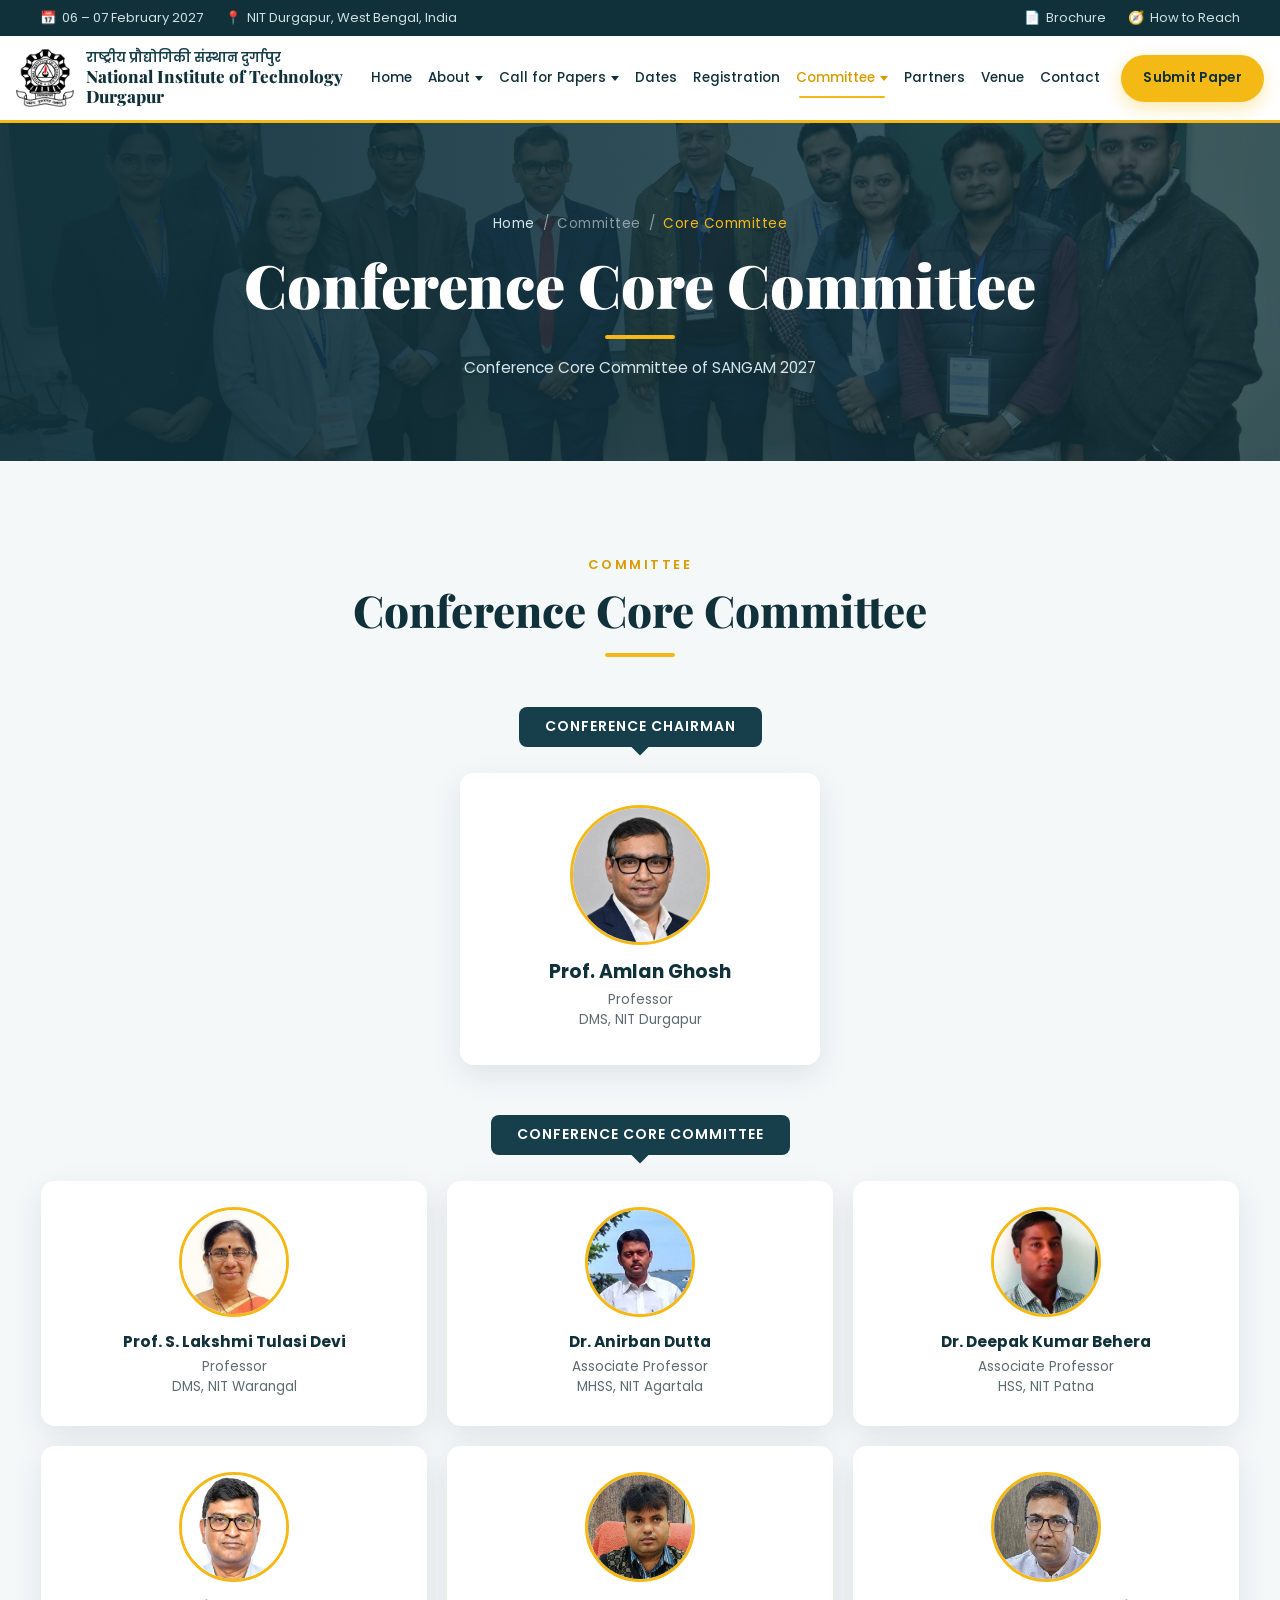
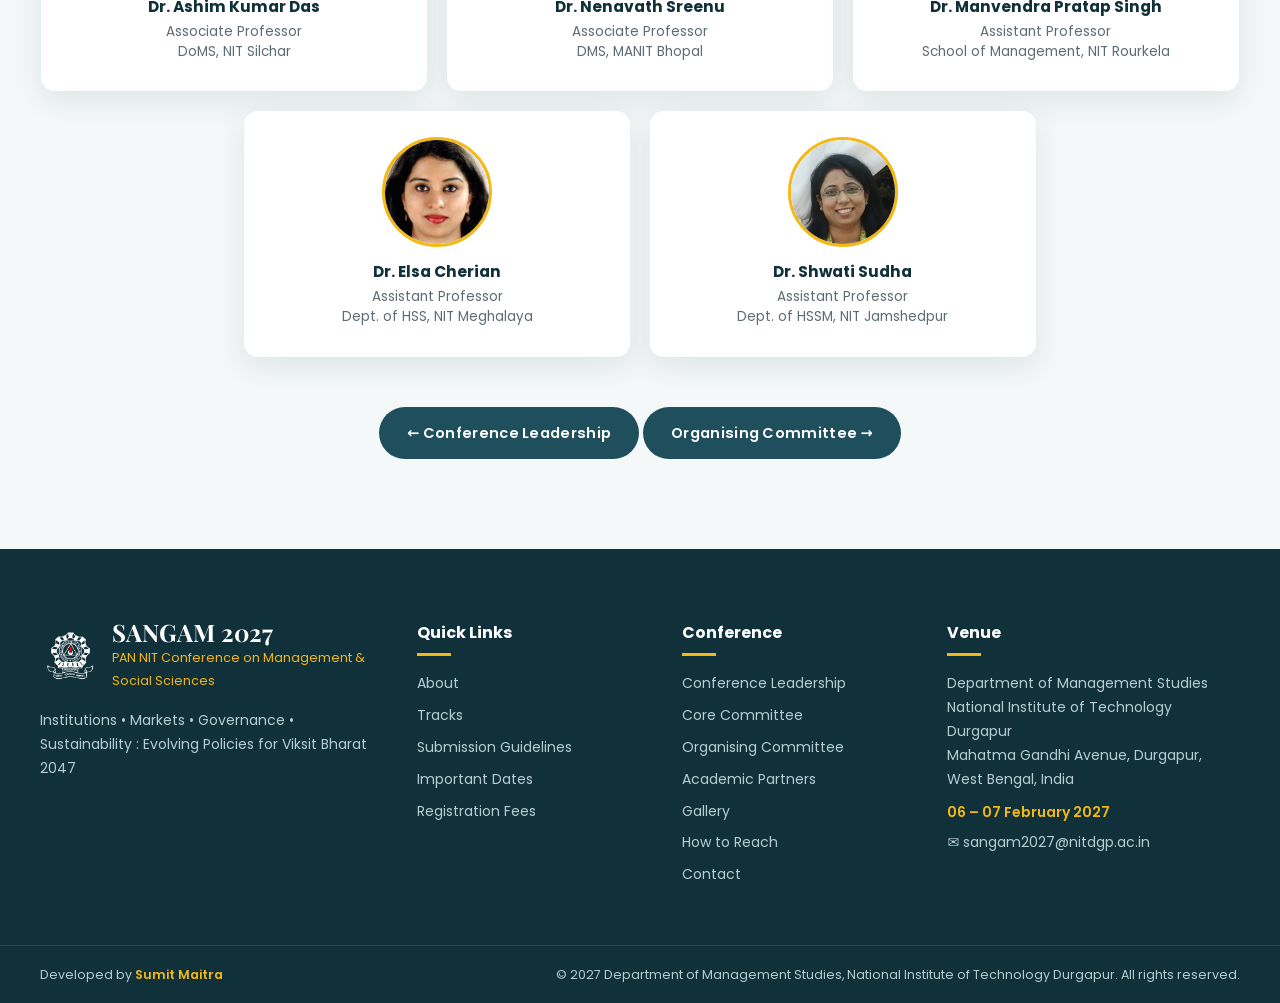
<file: core-committee/index.html>
<!DOCTYPE html>
<html lang="en">

<head>
  <meta charset="UTF-8">
  <meta name="viewport" content="width=device-width, initial-scale=1.0">
  <title>Conference Core Committee | SANGAM 2027</title>
  <meta name="description"
    content="Conference Core Committee of SANGAM 2027 – PAN NIT Conference on Management & Social Sciences.">
  <link rel="icon" type="image/png" href="../assets/logos/nit-durgapur.png">
  <link rel="preconnect" href="https://fonts.googleapis.com">
  <link rel="preconnect" href="https://fonts.gstatic.com" crossorigin>
  <link
    href="https://fonts.googleapis.com/css2?family=Playfair+Display:wght@700;800;900&family=Poppins:wght@300;400;500;600;700&display=swap"
    rel="stylesheet">
  <link rel="stylesheet" href="../css/style.css">
  <style>
    .person-card {
      transition: transform 0.45s cubic-bezier(0.34, 1.56, 0.64, 1), box-shadow 0.35s ease, border-color 0.35s ease;
    }

    .person-card:hover {
      transform: translateY(-8px);
      border-bottom-color: var(--gold);
      box-shadow: 0 16px 36px rgba(16, 48, 58, .15);
    }
  </style>
</head>

<body>

  <script src="../js/layout.js" data-root="../" data-page="core-committee"></script>

  <!-- ===== PAGE BANNER ===== -->
  <section class="page-banner" style="background-image:url('../assets/photos/dsc_8122.jpg')">
    <div class="container">
      <nav class="crumbs" aria-label="Breadcrumb"><a
          href="../">Home</a><span>/</span><span>Committee</span><span>/</span><span>Core Committee</span></nav>
      <h1>Conference Core Committee</h1>
      <p>Conference Core Committee of SANGAM 2027</p>
    </div>
  </section>

  <!-- ===== COMMITTEE ===== -->
  <section class="section committee" id="committee">
    <div class="container">
      <div class="section-head reveal">
        <span class="eyebrow">Committee</span>
        <h2>Conference Core Committee</h2>
      </div>

      <div class="cm-block reveal">
        <div class="cm-tag">Conference Chairman</div>
        <div class="person-card big">
          <div class="avatar"><img src="../assets/people/amlan-ghosh.jpg" alt="Prof. Amlan Ghosh" loading="lazy"></div>
          <h4>Prof. Amlan Ghosh</h4>
          <p>Professor<br>DMS, NIT Durgapur</p>
        </div>
      </div>

      <div class="cm-block reveal">
        <div class="cm-tag">Conference Core Committee</div>
        <div class="people-grid centered">
          <div class="person-card">
            <div class="avatar"><img src="../assets/people/lakshmi-tulasi-devi.jpg" alt="Prof. S. Lakshmi Tulasi Devi" loading="lazy"></div>
            <h4>Prof. S. Lakshmi Tulasi Devi</h4>
            <p>Professor<br>DMS, NIT Warangal</p>
          </div>
          <div class="person-card">
            <div class="avatar"><img src="../assets/people/anirban-dutta.jpg" alt="Dr. Anirban Dutta" loading="lazy"></div>
            <h4>Dr. Anirban Dutta</h4>
            <p>Associate Professor<br>MHSS, NIT Agartala</p>
          </div>
          <div class="person-card">
            <div class="avatar"><img src="../assets/people/deepak-kumar-behera.jpg" alt="Dr. Deepak Kumar Behera" loading="lazy"></div>
            <h4>Dr. Deepak Kumar Behera</h4>
            <p>Associate Professor<br>HSS, NIT Patna</p>
          </div>
          <div class="person-card">
            <div class="avatar"><img src="../assets/people/ashim-kumar-das.jpg" alt="Dr. Ashim Kumar Das" loading="lazy"></div>
            <h4>Dr. Ashim Kumar Das</h4>
            <p>Associate Professor<br>DoMS, NIT Silchar</p>
          </div>
          <div class="person-card">
            <div class="avatar"><img src="../assets/people/nenavath-sreenu.jpg" alt="Dr. Nenavath Sreenu" loading="lazy"></div>
            <h4>Dr. Nenavath Sreenu</h4>
            <p>Associate Professor<br>DMS, MANIT Bhopal</p>
          </div>
          <div class="person-card">
            <div class="avatar"><img src="../assets/people/manvendra-pratap-singh.jpg" alt="Dr. Manvendra Pratap Singh" loading="lazy"></div>
            <h4>Dr. Manvendra Pratap Singh</h4>
            <p>Assistant Professor<br>School of Management, NIT Rourkela</p>
          </div>
          <div class="person-card">
            <div class="avatar"><img src="../assets/people/elsa-cherian.jpg" alt="Dr. Elsa Cherian" loading="lazy"></div>
            <h4>Dr. Elsa Cherian</h4>
            <p>Assistant Professor<br>Dept. of HSS, NIT Meghalaya</p>
          </div>
          <div class="person-card">
            <div class="avatar"><img src="../assets/people/shwati-sudha.jpg" alt="Dr. Shwati Sudha" loading="lazy"></div>
            <h4>Dr. Shwati Sudha</h4>
            <p>Assistant Professor<br>Dept. of HSSM, NIT Jamshedpur</p>
          </div>
        </div>
      </div>

      <div class="center-btn reveal">
        <a href="../leadership/" class="btn btn-teal">← Conference Leadership</a>
        <a href="../organising-committee/" class="btn btn-teal">Organising Committee →</a>
      </div>
    </div>
  </section>

  <script>SiteLayout.footer()</script>

  <script src="../js/main.js"></script>

</body>

</html>
</file>
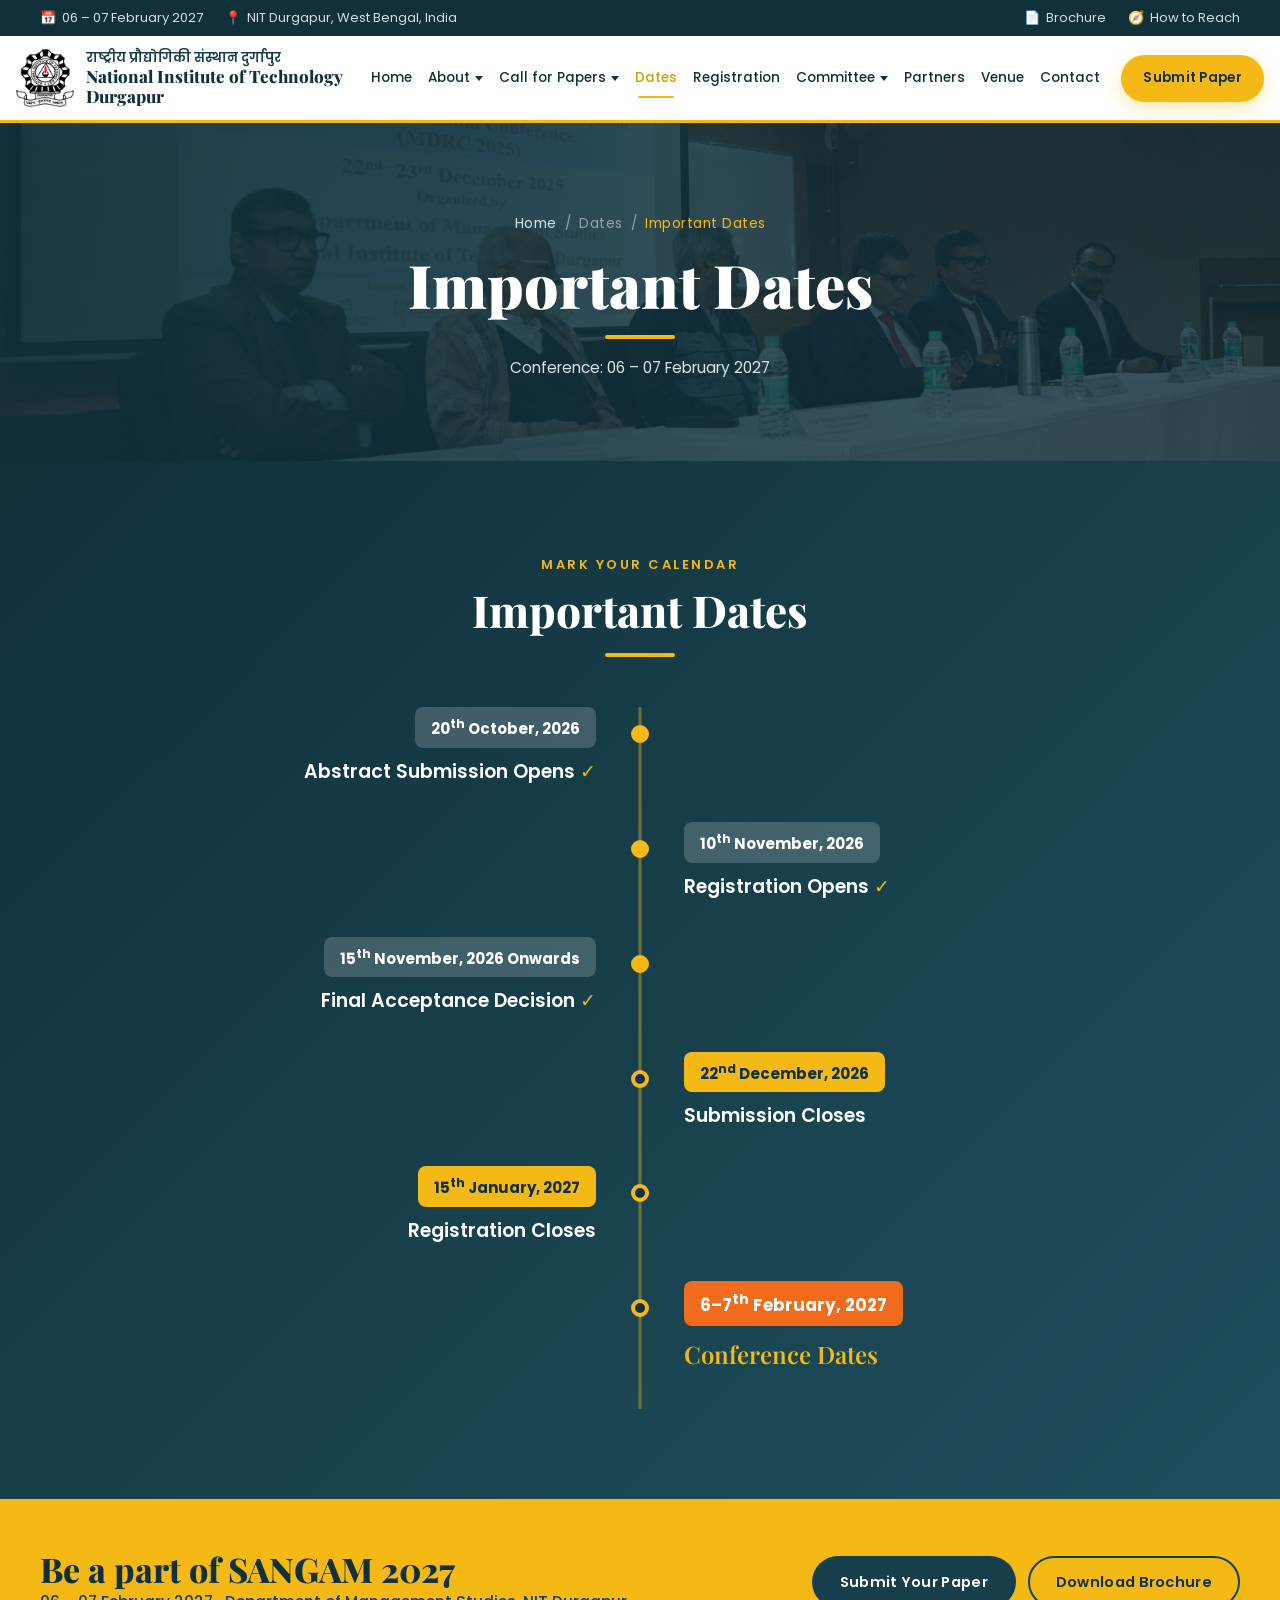
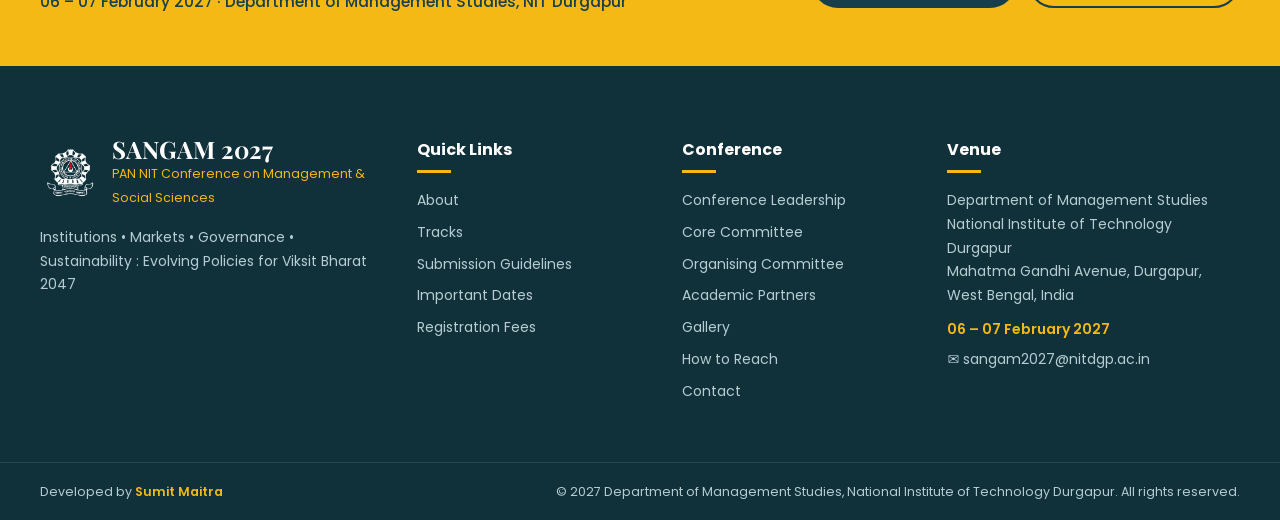
<file: dates/index.html>
<!DOCTYPE html>
<html lang="en">
<head>
  <meta charset="UTF-8">
  <meta name="viewport" content="width=device-width, initial-scale=1.0">
  <title>Important Dates | SANGAM 2027</title>
  <meta name="description" content="Important dates for SANGAM 2027.">
  <link rel="icon" type="image/png" href="../assets/logos/nit-durgapur.png">
  <link rel="preconnect" href="https://fonts.googleapis.com">
  <link rel="preconnect" href="https://fonts.gstatic.com" crossorigin>
  <link href="https://fonts.googleapis.com/css2?family=Playfair+Display:wght@700;800;900&family=Poppins:wght@300;400;500;600;700&display=swap" rel="stylesheet">
  <link rel="stylesheet" href="../css/style.css">
</head>
<body>

  <script src="../js/layout.js" data-root="../" data-page="dates"></script>

  <!-- ===== PAGE BANNER ===== -->
  <section class="page-banner" style="background-image:url('../assets/photos/dsc_8008.jpg')">
    <div class="container">
      <nav class="crumbs" aria-label="Breadcrumb"><a href="../">Home</a><span>/</span><span>Dates</span><span>/</span><span>Important Dates</span></nav>
      <h1>Important Dates</h1>
      <p>Conference: 06 – 07 February 2027</p>
    </div>
  </section>

  <!-- ===== IMPORTANT DATES ===== -->
  <section class="section dates" id="dates">
    <div class="container">
      <div class="section-head reveal">
        <span class="eyebrow light">Mark Your Calendar</span>
        <h2>Important Dates</h2>
      </div>
      <div class="timeline">
        <div class="tl-item reveal" data-date="2026-10-20">
          <div class="tl-date">20<sup>th</sup> October, 2026</div>
          <div class="tl-label">Abstract Submission Opens</div>
        </div>
        <div class="tl-item reveal" data-date="2026-11-10">
          <div class="tl-date">10<sup>th</sup> November, 2026</div>
          <div class="tl-label">Registration Opens</div>
        </div>
        <div class="tl-item reveal" data-date="2026-11-15">
          <div class="tl-date">15<sup>th</sup> November, 2026 Onwards</div>
          <div class="tl-label">Final Acceptance Decision</div>
        </div>
        <div class="tl-item reveal" data-date="2026-12-22">
          <div class="tl-date">22<sup>nd</sup> December, 2026</div>
          <div class="tl-label">Submission Closes</div>
        </div>
        <div class="tl-item reveal" data-date="2027-01-15">
          <div class="tl-date">15<sup>th</sup> January, 2027</div>
          <div class="tl-label">Registration Closes</div>
        </div>
        <div class="tl-item highlight reveal" data-date="2027-02-06">
          <div class="tl-date">6–7<sup>th</sup> February, 2027</div>
          <div class="tl-label">Conference Dates</div>
        </div>
      </div>
    </div>
  </section>

  <!-- ===== CTA BAND ===== -->
  <section class="cta-band">
    <div class="container cta-inner">
      <div>
        <h2>Be a part of SANGAM 2027</h2>
        <p>06 – 07 February 2027 · Department of Management Studies, NIT Durgapur</p>
      </div>
      <div class="cta-btns">
        <a href="https://forms.gle/mXyWNmWkprkiNCEAA" target="_blank" rel="noopener" class="btn btn-gold">Submit Your Paper</a>
        <a href="../assets/docs/SANGAM-Brochure-2027.pdf" target="_blank" rel="noopener" class="btn btn-outline">Download Brochure</a>
      </div>
    </div>
  </section>

  <script>SiteLayout.footer()</script>

  <script src="../js/main.js"></script>

</body>
</html>
</file>
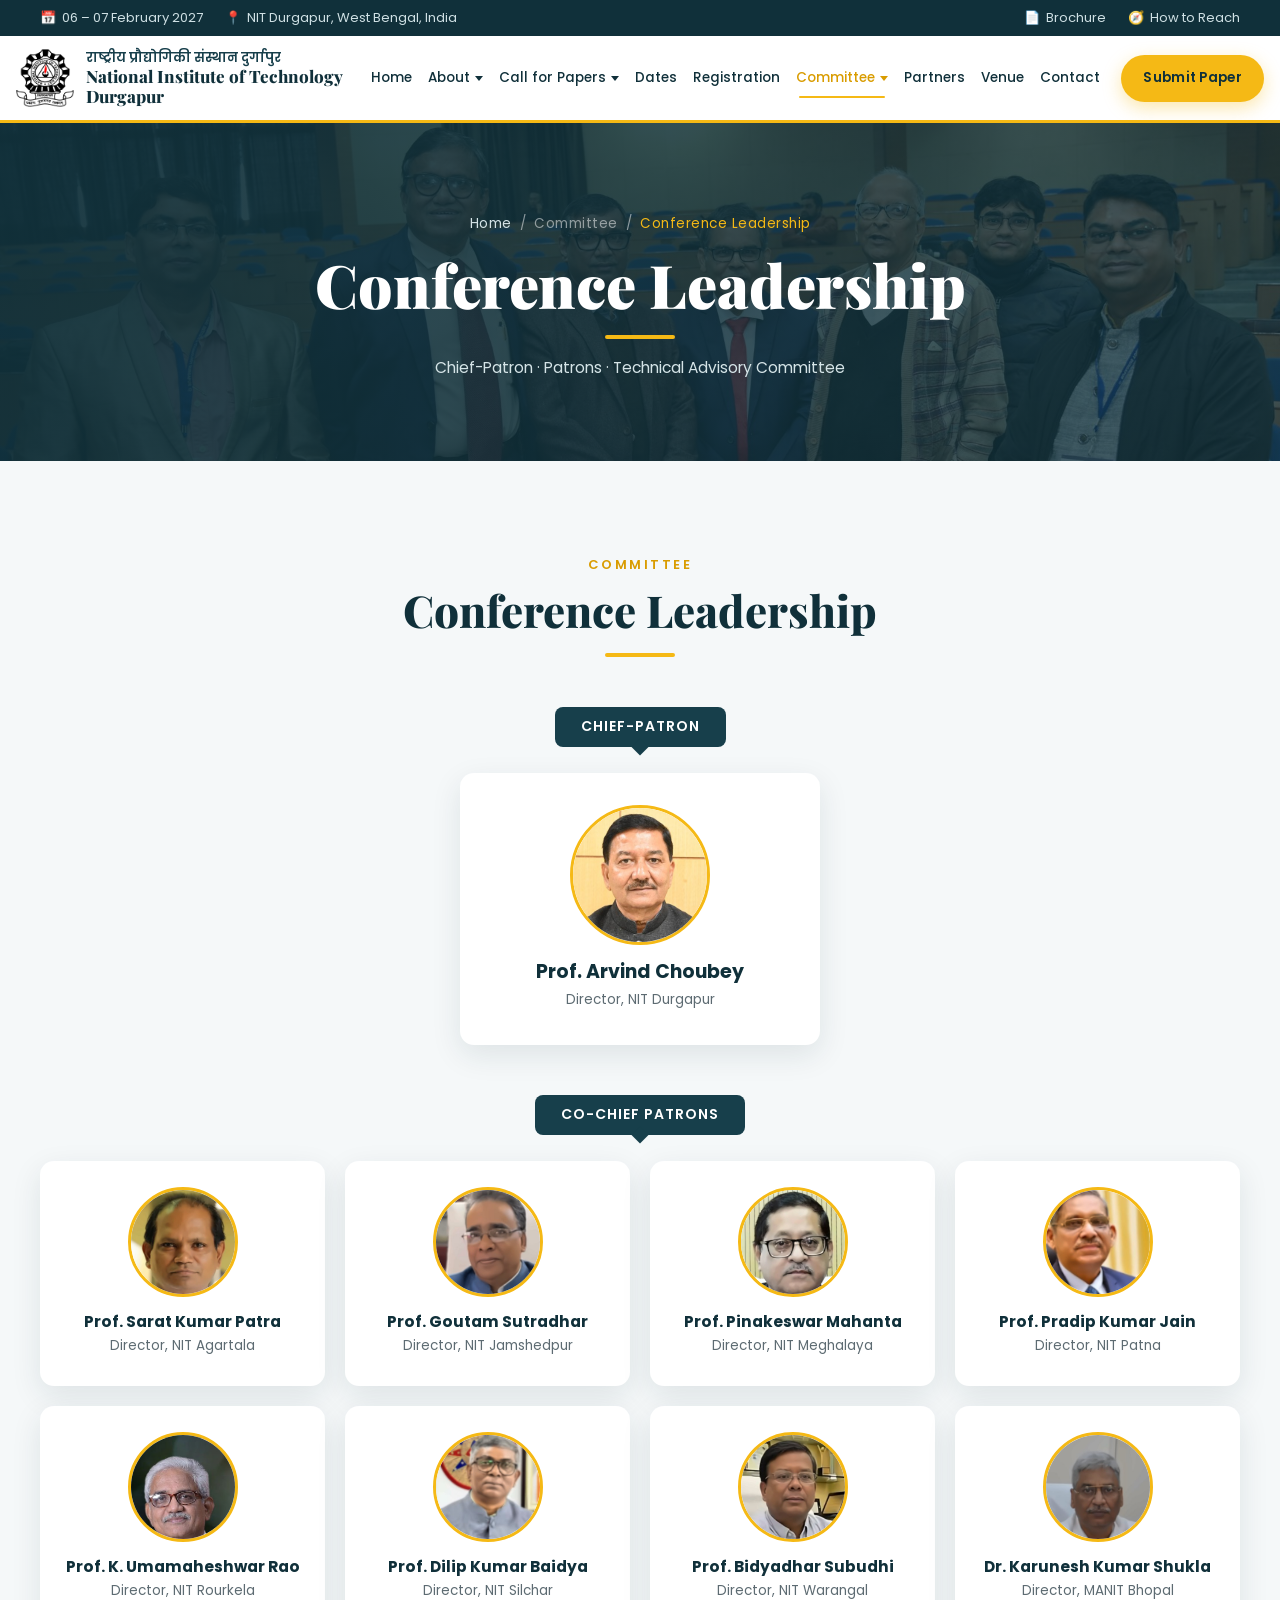
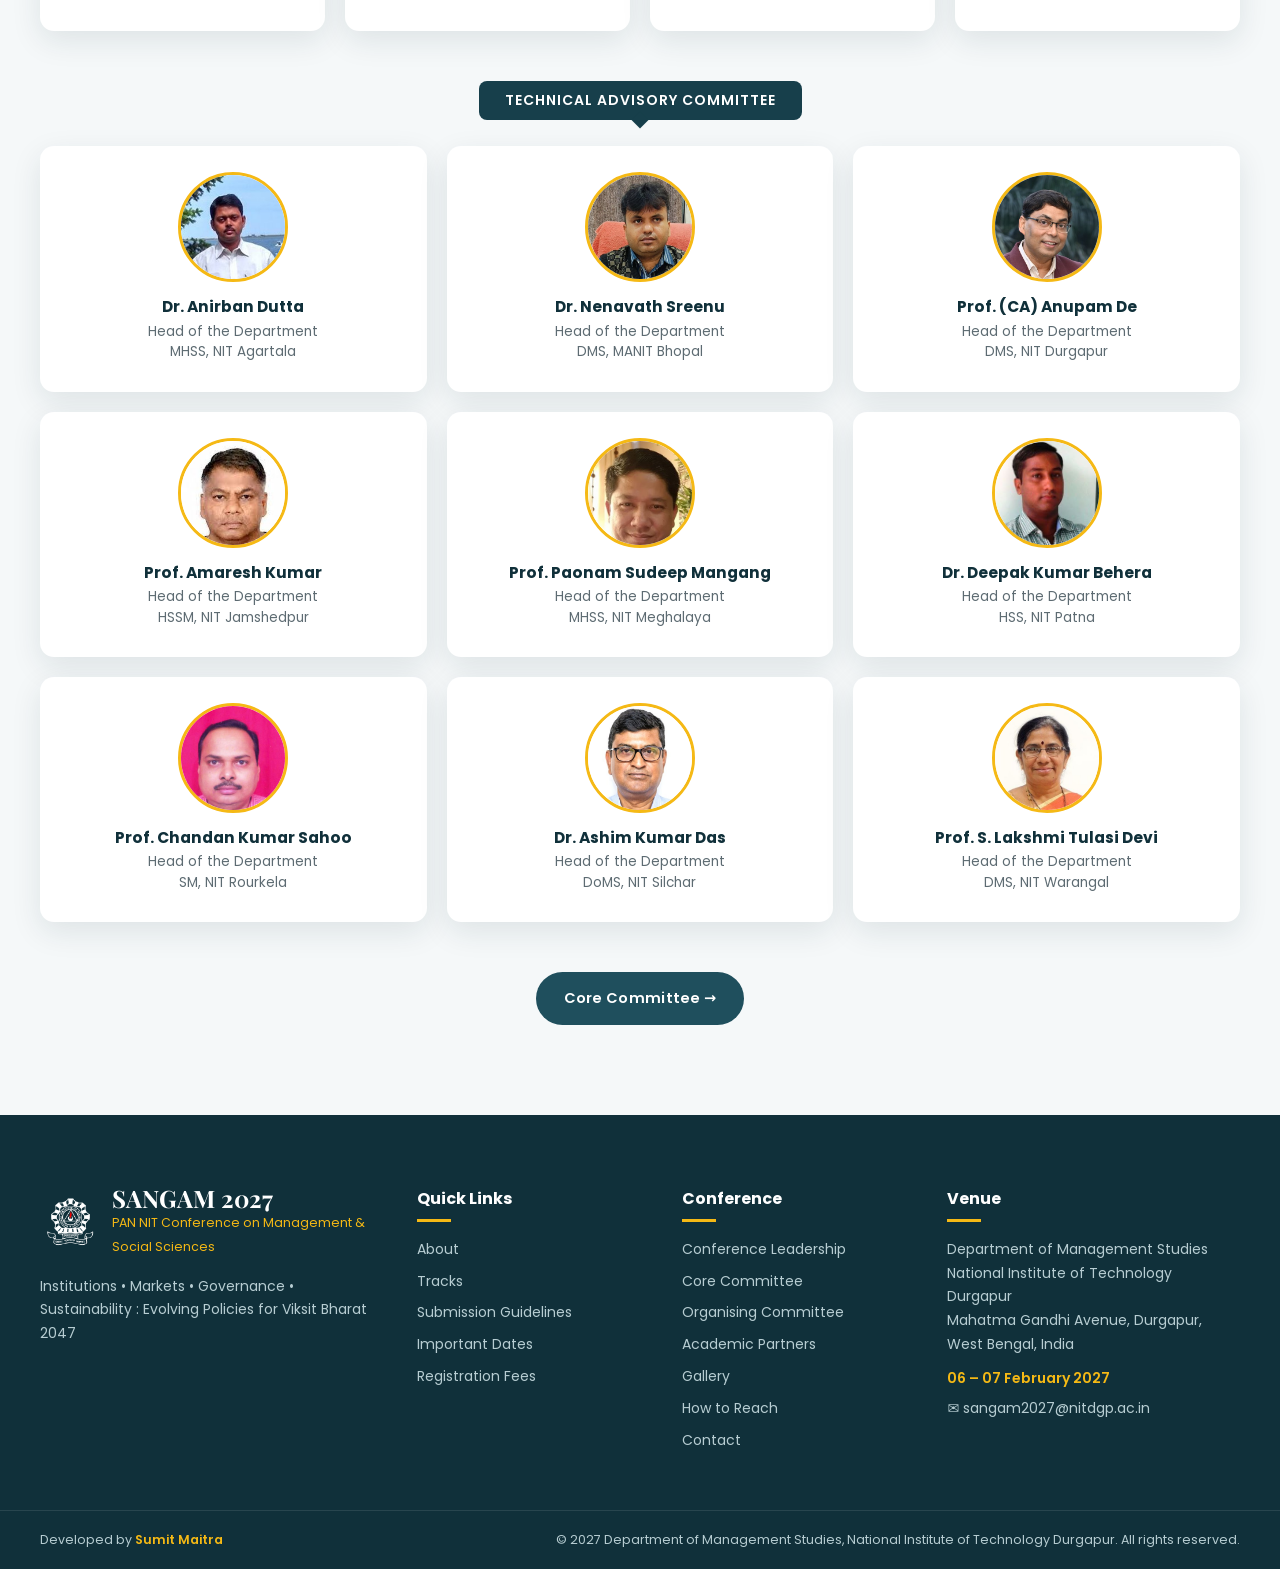
<file: leadership/index.html>
<!DOCTYPE html>
<html lang="en">

<head>
  <meta charset="UTF-8">
  <meta name="viewport" content="width=device-width, initial-scale=1.0">
  <title>Conference Leadership | SANGAM 2027</title>
  <meta name="description" content="Chief-Patron, Patrons and Technical Advisory Committee of SANGAM 2027.">
  <link rel="icon" type="image/png" href="../assets/logos/nit-durgapur.png">
  <link rel="preconnect" href="https://fonts.googleapis.com">
  <link rel="preconnect" href="https://fonts.gstatic.com" crossorigin>
  <link
    href="https://fonts.googleapis.com/css2?family=Playfair+Display:wght@700;800;900&family=Poppins:wght@300;400;500;600;700&display=swap"
    rel="stylesheet">
  <link rel="stylesheet" href="../css/style.css">
</head>

<body>

  <script src="../js/layout.js" data-root="../" data-page="leadership"></script>

  <!-- ===== PAGE BANNER ===== -->
  <section class="page-banner" style="background-image:url('../assets/photos/dsc_8045.jpg')">
    <div class="container">
      <nav class="crumbs" aria-label="Breadcrumb"><a
          href="../">Home</a><span>/</span><span>Committee</span><span>/</span><span>Conference Leadership</span>
      </nav>
      <h1>Conference Leadership </h1>
      <p>Chief-Patron · Patrons · Technical Advisory Committee</p>
    </div>
  </section>

  <!-- ===== COMMITTEE ===== -->
  <section class="section committee" id="committee">
    <div class="container">
      <div class="section-head reveal">
        <span class="eyebrow">Committee</span>
        <h2>Conference Leadership</h2>
      </div>

      <div class="cm-block reveal">
        <div class="cm-tag">Chief-Patron</div>
        <div class="person-card big">
          <div class="avatar"><img src="../assets/people/arvind-choubey.jpg" alt="Prof. Arvind Choubey" loading="lazy"></div>
          <h4>Prof. Arvind Choubey</h4>
          <p>Director, NIT Durgapur</p>
        </div>
      </div>

      <div class="cm-block reveal">
        <div class="cm-tag">Co-Chief Patrons</div>
        <div class="people-grid four">
          <div class="person-card">
            <div class="avatar"><img src="../assets/people/sarat-kumar-patra.jpg" alt="Prof. Sarat Kumar Patra" loading="lazy"></div>
            <h4>Prof. Sarat Kumar Patra</h4>
            <p>Director, NIT Agartala</p>
          </div>
          <div class="person-card">
            <div class="avatar"><img src="../assets/people/goutam-sutradhar.jpg" alt="Prof. Goutam Sutradhar" loading="lazy"></div>
            <h4>Prof. Goutam Sutradhar</h4>
            <p>Director, NIT Jamshedpur</p>
          </div>
          <div class="person-card">
            <div class="avatar"><img src="../assets/people/pinakeswar-mahanta.jpg" alt="Prof. Pinakeswar Mahanta" loading="lazy"></div>
            <h4>Prof. Pinakeswar Mahanta</h4>
            <p>Director, NIT Meghalaya</p>
          </div>
          <div class="person-card">
            <div class="avatar"><img src="../assets/people/pradip-kumar-jain.jpg" alt="Prof. Pradip Kumar Jain" loading="lazy"></div>
            <h4>Prof. Pradip Kumar Jain</h4>
            <p>Director, NIT Patna</p>
          </div>
          <div class="person-card">
            <div class="avatar"><img src="../assets/people/k-umamaheshwar-rao.jpg" alt="Prof. K. Umamaheshwar Rao" loading="lazy"></div>
            <h4>Prof. K. Umamaheshwar Rao</h4>
            <p>Director, NIT Rourkela</p>
          </div>
          <div class="person-card">
            <div class="avatar"><img src="../assets/people/dilip-kumar-baidya.jpg" alt="Prof. Dilip Kumar Baidya" loading="lazy"></div>
            <h4>Prof. Dilip Kumar Baidya</h4>
            <p>Director, NIT Silchar</p>
          </div>
          <div class="person-card">
            <div class="avatar"><img src="../assets/people/bidyadhar-subudhi.jpg" alt="Prof. Bidyadhar Subudhi" loading="lazy"></div>
            <h4>Prof. Bidyadhar Subudhi</h4>
            <p>Director, NIT Warangal</p>
          </div>
          <div class="person-card">
            <div class="avatar"><img src="../assets/people/karunesh-kumar-shukla.jpg" alt="Dr. Karunesh Kumar Shukla" loading="lazy"></div>
            <h4>Dr. Karunesh Kumar Shukla</h4>
            <p>Director, MANIT Bhopal</p>
          </div>
        </div>
      </div>

      <div class="cm-block reveal">
        <div class="cm-tag">Technical Advisory Committee</div>
        <div class="people-grid three">
          <div class="person-card">
            <div class="avatar"><img src="../assets/people/anirban-dutta.jpg" alt="Dr. Anirban Dutta" loading="lazy"></div>
            <h4>Dr. Anirban Dutta</h4>
            <p>Head of the Department<br>MHSS, NIT Agartala</p>
          </div>
          <div class="person-card">
            <div class="avatar"><img src="../assets/people/nenavath-sreenu.jpg" alt="Dr. Nenavath Sreenu" loading="lazy"></div>
            <h4>Dr. Nenavath Sreenu</h4>
            <p>Head of the Department<br>DMS, MANIT Bhopal</p>
          </div>
          <div class="person-card">
            <div class="avatar"><img src="../assets/people/anupam-de.jpg" alt="Prof. (CA) Anupam De" loading="lazy"></div>
            <h4>Prof. (CA) Anupam De</h4>
            <p>Head of the Department<br>DMS, NIT Durgapur</p>
          </div>
          <div class="person-card">
            <div class="avatar"><img src="../assets/people/amaresh-kumar.jpg" alt="Prof. Amaresh Kumar" loading="lazy"></div>
            <h4>Prof. Amaresh Kumar</h4>
            <p>Head of the Department<br>HSSM, NIT Jamshedpur</p>
          </div>
          <div class="person-card">
            <div class="avatar"><img src="../assets/people/paonam-sudeep-mangang.jpg" alt="Prof. Paonam Sudeep Mangang" loading="lazy"></div>
            <h4>Prof. Paonam Sudeep Mangang</h4>
            <p>Head of the Department<br>MHSS, NIT Meghalaya</p>
          </div>
          <div class="person-card">
            <div class="avatar"><img src="../assets/people/deepak-kumar-behera.jpg" alt="Dr. Deepak Kumar Behera" loading="lazy"></div>
            <h4>Dr. Deepak Kumar Behera</h4>
            <p>Head of the Department<br>HSS, NIT Patna</p>
          </div>
          <div class="person-card">
            <div class="avatar"><img src="../assets/people/chandan-kumar-sahoo.jpg" alt="Prof. Chandan Kumar Sahoo" loading="lazy"></div>
            <h4>Prof. Chandan Kumar Sahoo</h4>
            <p>Head of the Department<br>SM, NIT Rourkela</p>
          </div>
          <div class="person-card">
            <div class="avatar"><img src="../assets/people/ashim-kumar-das.jpg" alt="Dr. Ashim Kumar Das" loading="lazy"></div>
            <h4>Dr. Ashim Kumar Das</h4>
            <p>Head of the Department<br>DoMS, NIT Silchar</p>
          </div>
          <div class="person-card">
            <div class="avatar"><img src="../assets/people/lakshmi-tulasi-devi.jpg" alt="Prof. S. Lakshmi Tulasi Devi" loading="lazy"></div>
            <h4>Prof. S. Lakshmi Tulasi Devi</h4>
            <p>Head of the Department<br>DMS, NIT Warangal</p>
          </div>
        </div>
      </div>

      <div class="center-btn reveal"><a href="../core-committee/" class="btn btn-teal">Core Committee →</a></div>
    </div>
  </section>

  <script>SiteLayout.footer()</script>

  <script src="../js/main.js"></script>

</body>

</html>
</file>
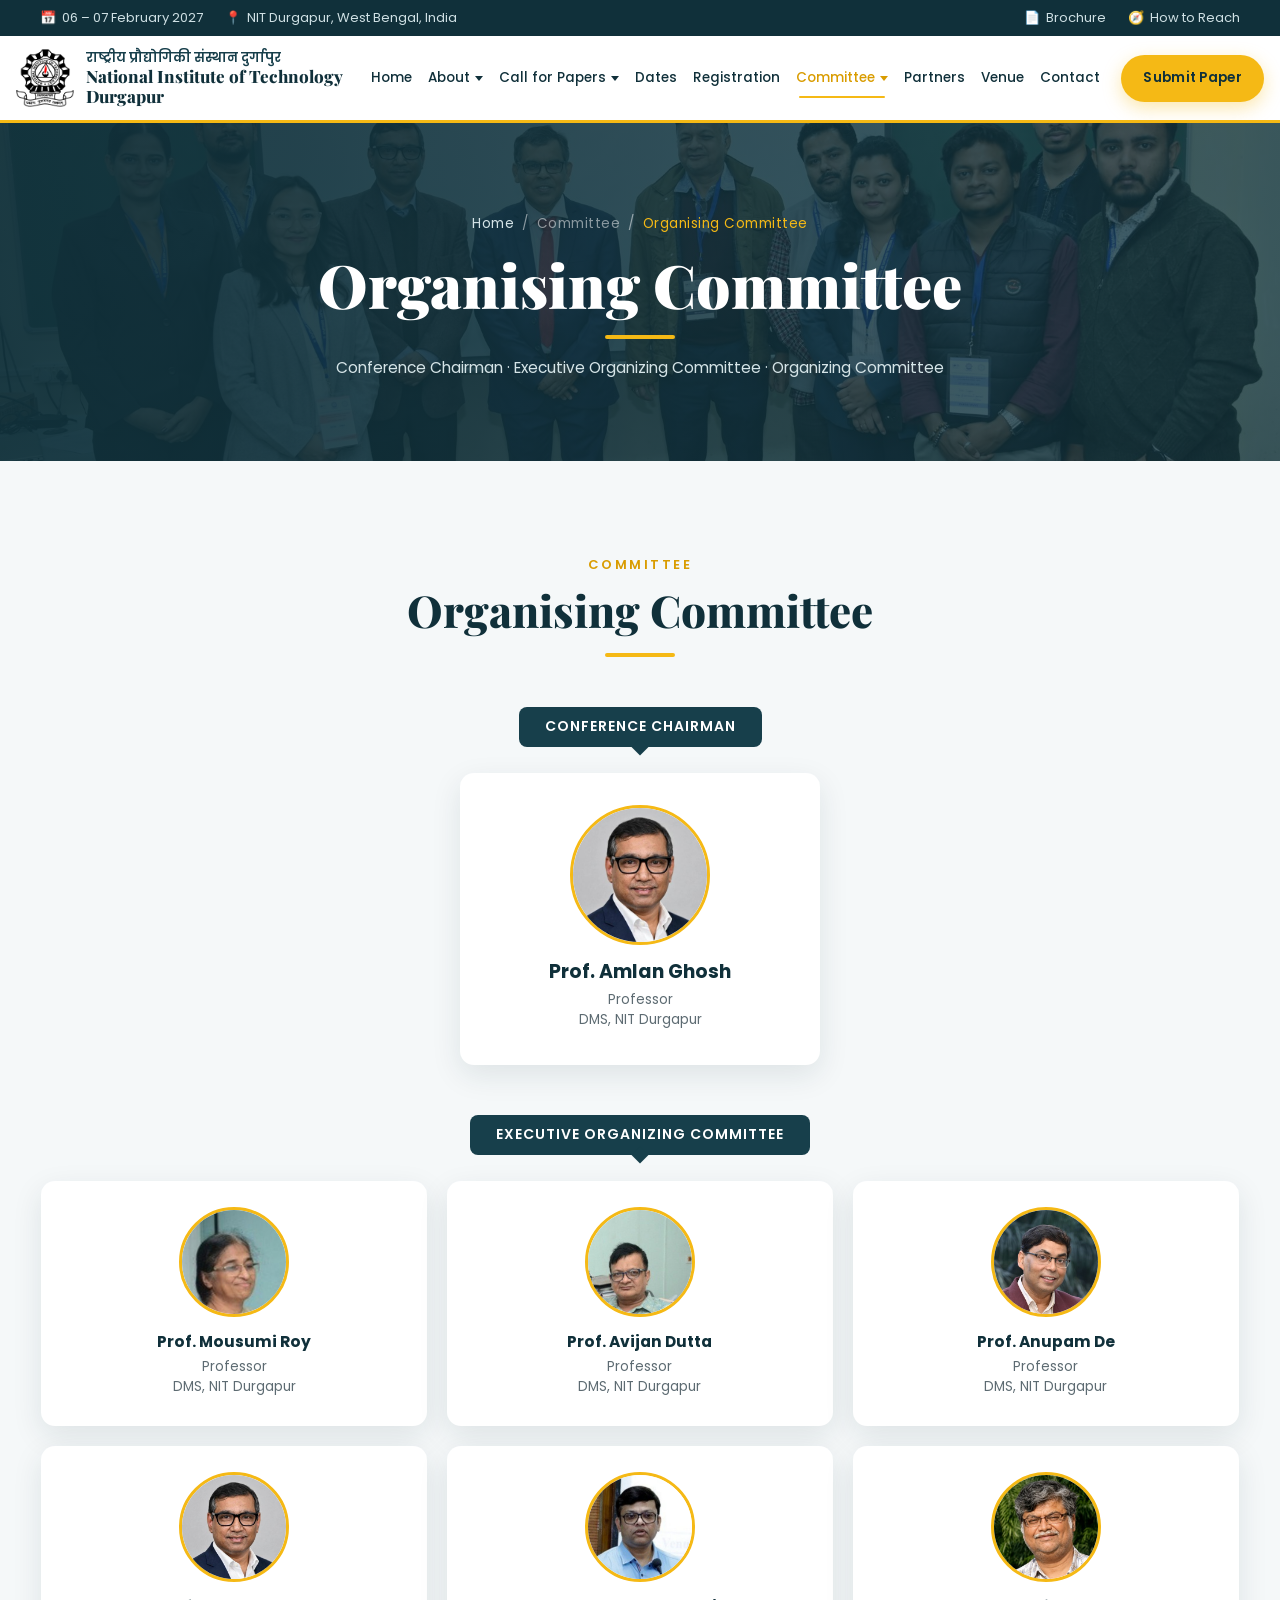
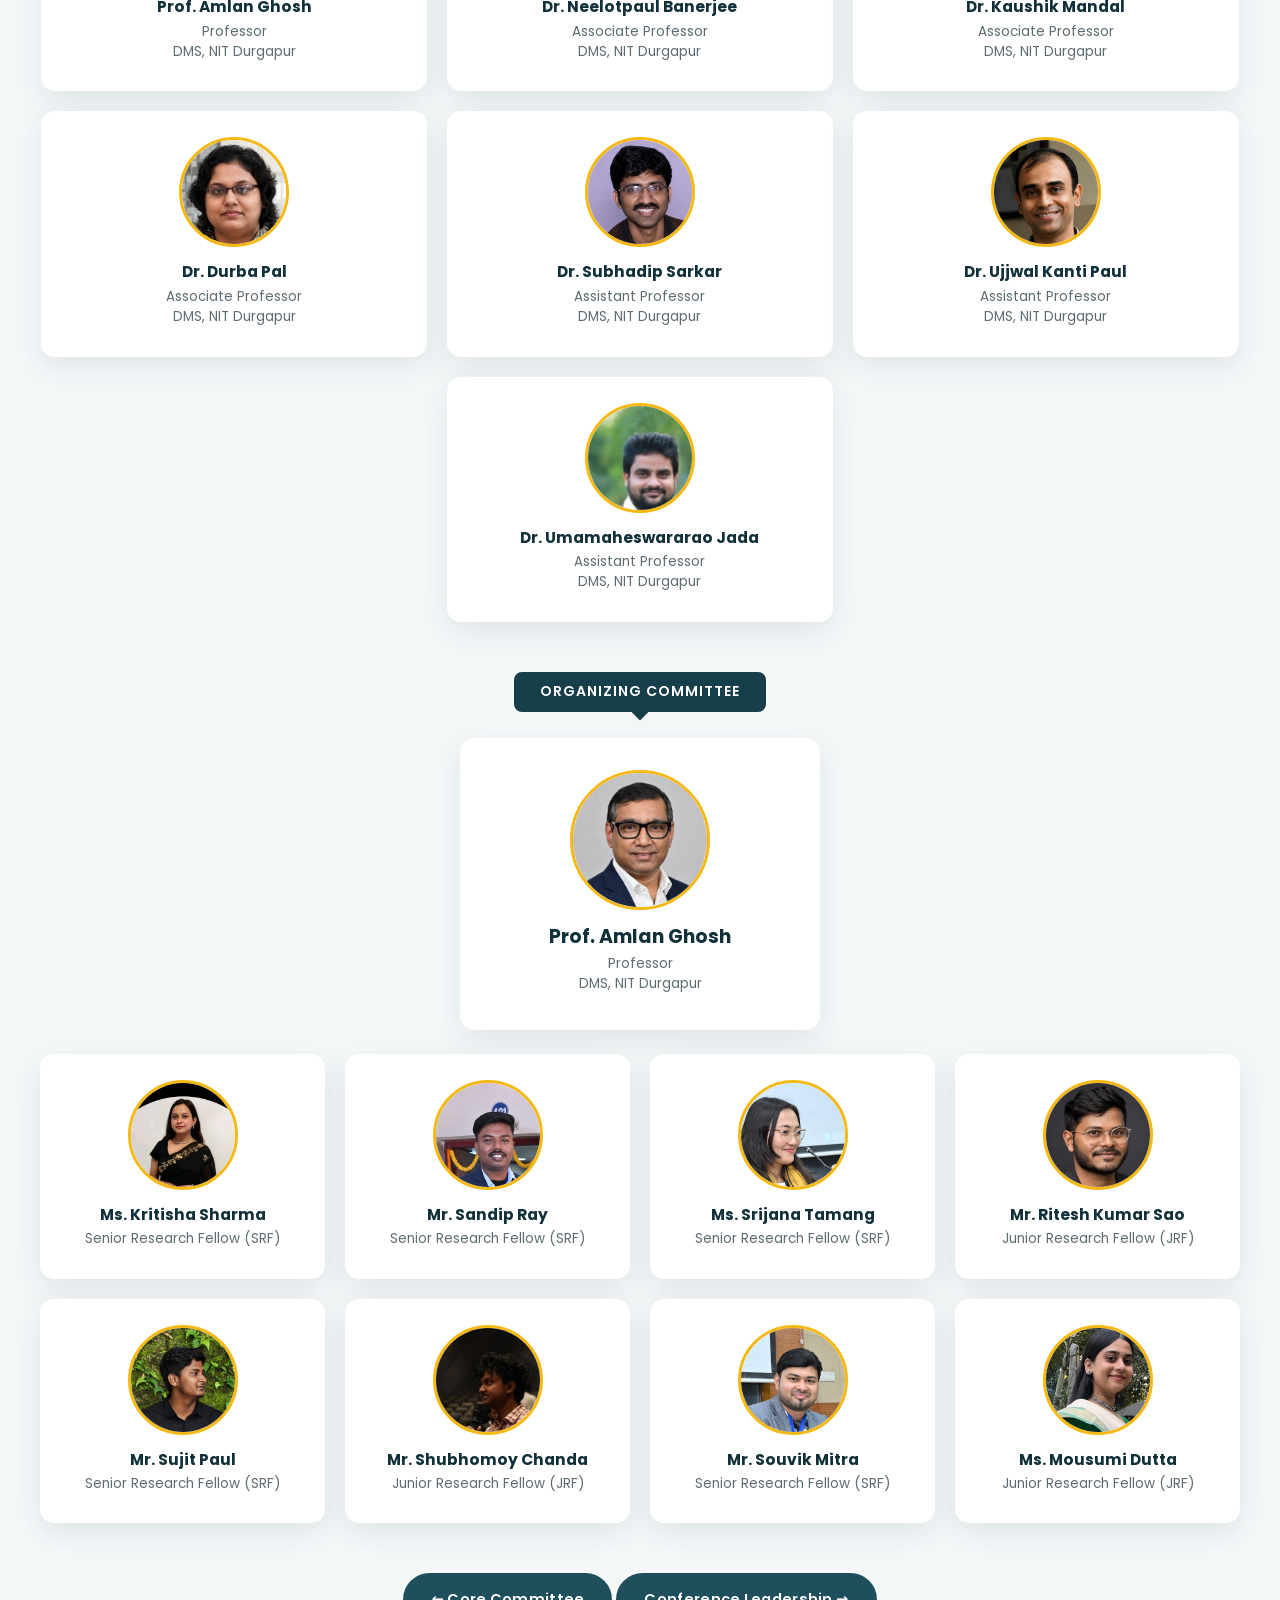
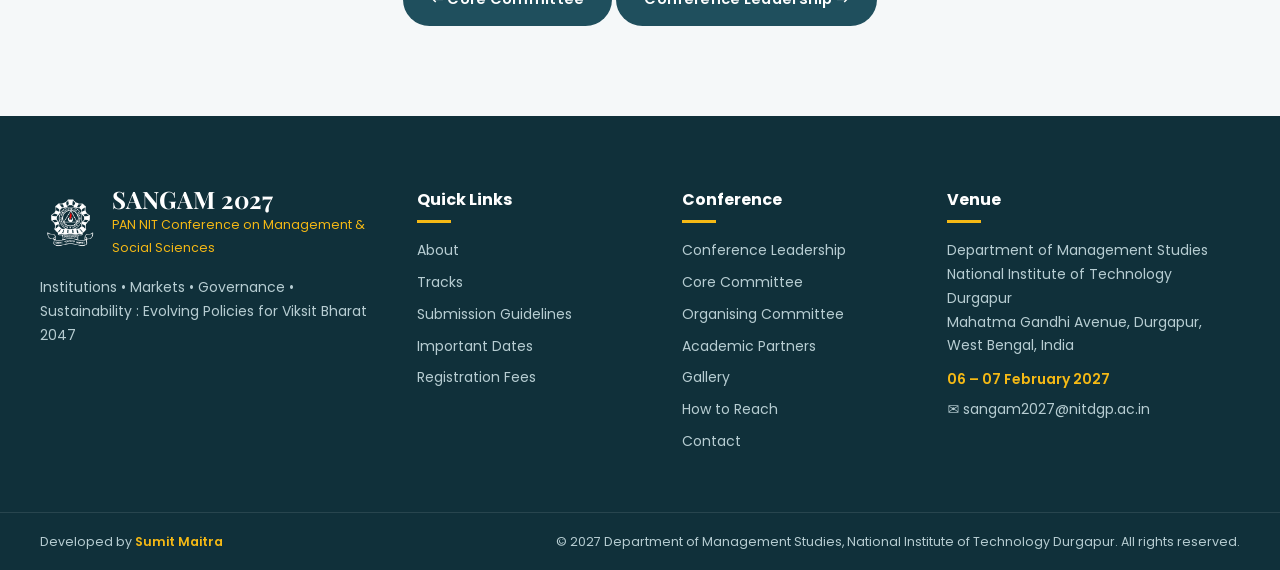
<file: organising-committee/index.html>
<!DOCTYPE html>
<html lang="en">
<head>
  <meta charset="UTF-8">
  <meta name="viewport" content="width=device-width, initial-scale=1.0">
  <title>Organising Committee | SANGAM 2027</title>
  <meta name="description" content="Executive Organising Committee of SANGAM 2027 – PAN NIT Conference on Management & Social Sciences.">
  <link rel="icon" type="image/png" href="../assets/logos/nit-durgapur.png">
  <link rel="preconnect" href="https://fonts.googleapis.com">
  <link rel="preconnect" href="https://fonts.gstatic.com" crossorigin>
  <link href="https://fonts.googleapis.com/css2?family=Playfair+Display:wght@700;800;900&family=Poppins:wght@300;400;500;600;700&display=swap" rel="stylesheet">
  <link rel="stylesheet" href="../css/style.css">
  <style>
    .person-card, .org-card {
      transition: transform 0.45s cubic-bezier(0.34, 1.56, 0.64, 1), box-shadow 0.35s ease, border-color 0.35s ease;
    }
    .person-card:hover, .org-card:hover {
      transform: translateY(-8px);
      border-bottom-color: var(--gold);
      box-shadow: 0 16px 36px rgba(16, 48, 58, .15);
    }
  </style>
</head>
<body>

  <script src="../js/layout.js" data-root="../" data-page="organising-committee"></script>

  <!-- ===== PAGE BANNER ===== -->
  <section class="page-banner" style="background-image:url('../assets/photos/dsc_8122.jpg')">
    <div class="container">
      <nav class="crumbs" aria-label="Breadcrumb"><a href="../">Home</a><span>/</span><span>Committee</span><span>/</span><span>Organising Committee</span></nav>
      <h1>Organising Committee</h1>
      <p>Conference Chairman · Executive Organizing Committee · Organizing Committee</p>
    </div>
  </section>

  <!-- ===== ORGANISING COMMITTEE ===== -->
  <section class="section committee" id="organising-committee">
    <div class="container">
      <div class="section-head reveal">
        <span class="eyebrow">Committee</span>
        <h2>Organising Committee</h2>
      </div>

      <div class="cm-block reveal">
        <div class="cm-tag">Conference Chairman</div>
        <div class="person-card big">
          <div class="avatar"><img src="../assets/people/amlan-ghosh.jpg" alt="Prof. Amlan Ghosh" loading="lazy"></div>
          <h4>Prof. Amlan Ghosh</h4>
          <p>Professor<br>DMS, NIT Durgapur</p>
        </div>
      </div>

      <div class="cm-block reveal">
        <div class="cm-tag">Executive Organizing Committee</div>
        <div class="people-grid centered">
          <div class="person-card"><div class="avatar"><img src="../assets/people/mousumi-roy.jpg" alt="Prof. Mousumi Roy" loading="lazy"></div><h4>Prof. Mousumi Roy</h4><p>Professor<br>DMS, NIT Durgapur</p></div>
          <div class="person-card"><div class="avatar"><img src="../assets/people/avijan-dutta.jpg" alt="Prof. Avijan Dutta" loading="lazy"></div><h4>Prof. Avijan Dutta</h4><p>Professor<br>DMS, NIT Durgapur</p></div>
          <div class="person-card"><div class="avatar"><img src="../assets/people/anupam-de.jpg" alt="Prof. Anupam De" loading="lazy"></div><h4>Prof. Anupam De</h4><p>Professor<br>DMS, NIT Durgapur</p></div>
          <div class="person-card"><div class="avatar"><img src="../assets/people/amlan-ghosh.jpg" alt="Prof. Amlan Ghosh" loading="lazy"></div><h4>Prof. Amlan Ghosh</h4><p>Professor<br>DMS, NIT Durgapur</p></div>
          <div class="person-card"><div class="avatar"><img src="../assets/people/neelotpaul-banerjee.jpg" alt="Dr. Neelotpaul Banerjee" loading="lazy"></div><h4>Dr. Neelotpaul Banerjee</h4><p>Associate Professor<br>DMS, NIT Durgapur</p></div>
          <div class="person-card"><div class="avatar"><img src="../assets/people/kaushik-mandal.jpg" alt="Dr. Kaushik Mandal" loading="lazy"></div><h4>Dr. Kaushik Mandal</h4><p>Associate Professor<br>DMS, NIT Durgapur</p></div>
          <div class="person-card"><div class="avatar"><img src="../assets/people/durba-pal.jpg" alt="Dr. Durba Pal" loading="lazy"></div><h4>Dr. Durba Pal</h4><p>Associate Professor<br>DMS, NIT Durgapur</p></div>
          <div class="person-card"><div class="avatar"><img src="../assets/people/subhadip-sarkar.jpg" alt="Dr. Subhadip Sarkar" loading="lazy"></div><h4>Dr. Subhadip Sarkar</h4><p>Assistant Professor<br>DMS, NIT Durgapur</p></div>
          <div class="person-card"><div class="avatar"><img src="../assets/people/ujjwal-kanti-paul.jpg" alt="Dr. Ujjwal Kanti Paul" loading="lazy"></div><h4>Dr. Ujjwal Kanti Paul</h4><p>Assistant Professor<br>DMS, NIT Durgapur</p></div>
          <div class="person-card"><div class="avatar"><img src="../assets/people/umamaheswararao-jada.jpg" alt="Dr. Umamaheswararao Jada" loading="lazy"></div><h4>Dr. Umamaheswararao Jada</h4><p>Assistant Professor<br>DMS, NIT Durgapur</p></div>
        </div>
      </div>

      <div class="cm-block reveal">
        <div class="cm-tag">Organizing Committee</div>
        <div class="person-card big" style="margin-bottom: 24px;">
          <div class="avatar"><img src="../assets/people/amlan-ghosh.jpg" alt="Prof. Amlan Ghosh" loading="lazy"></div>
          <h4>Prof. Amlan Ghosh</h4>
          <p>Professor<br>DMS, NIT Durgapur</p>
        </div>
        <div class="people-grid four">
          <div class="person-card"><div class="avatar"><img src="../assets/people/kritisha-sharma.jpg" alt="Ms. Kritisha Sharma" loading="lazy"></div><h4>Ms. Kritisha Sharma</h4><p>Senior Research Fellow (SRF)</p></div>
          <div class="person-card"><div class="avatar"><img src="../assets/people/sandip-ray.jpg" alt="Mr. Sandip Ray" loading="lazy"></div><h4>Mr. Sandip Ray</h4><p>Senior Research Fellow (SRF)</p></div>
          <div class="person-card"><div class="avatar"><img src="../assets/people/srijana-tamang.jpg" alt="Ms. Srijana Tamang" loading="lazy"></div><h4>Ms. Srijana Tamang</h4><p>Senior Research Fellow (SRF)</p></div>
          <div class="person-card"><div class="avatar"><img src="../assets/people/ritesh-kumar-sao.jpg" alt="Mr. Ritesh Kumar Sao" loading="lazy"></div><h4>Mr. Ritesh Kumar Sao</h4><p>Junior Research Fellow (JRF)</p></div>
          <div class="person-card"><div class="avatar"><img src="../assets/people/sujit-paul.jpg" alt="Mr. Sujit Paul" loading="lazy"></div><h4>Mr. Sujit Paul</h4><p>Senior Research Fellow (SRF)</p></div>
          <div class="person-card"><div class="avatar"><img src="../assets/people/shubhomoy-chanda.jpg" alt="Mr. Shubhomoy Chanda" loading="lazy"></div><h4>Mr. Shubhomoy Chanda</h4><p>Junior Research Fellow (JRF)</p></div>
          <div class="person-card"><div class="avatar"><img src="../assets/people/souvik-mitra.jpg" alt="Mr. Souvik Mitra" loading="lazy"></div><h4>Mr. Souvik Mitra</h4><p>Senior Research Fellow (SRF)</p></div>
          <div class="person-card"><div class="avatar"><img src="../assets/people/mousumi-dutta.jpg" alt="Ms. Mousumi Dutta" loading="lazy"></div><h4>Ms. Mousumi Dutta</h4><p>Junior Research Fellow (JRF)</p></div>
        </div>
      </div>

      <div class="center-btn reveal">
        <a href="../core-committee/" class="btn btn-teal">← Core Committee</a>
        <a href="../leadership/" class="btn btn-teal">Conference Leadership →</a>
      </div>
    </div>
  </section>

  <script>SiteLayout.footer()</script>

  <script src="../js/main.js"></script>

</body>
</html>
</file>
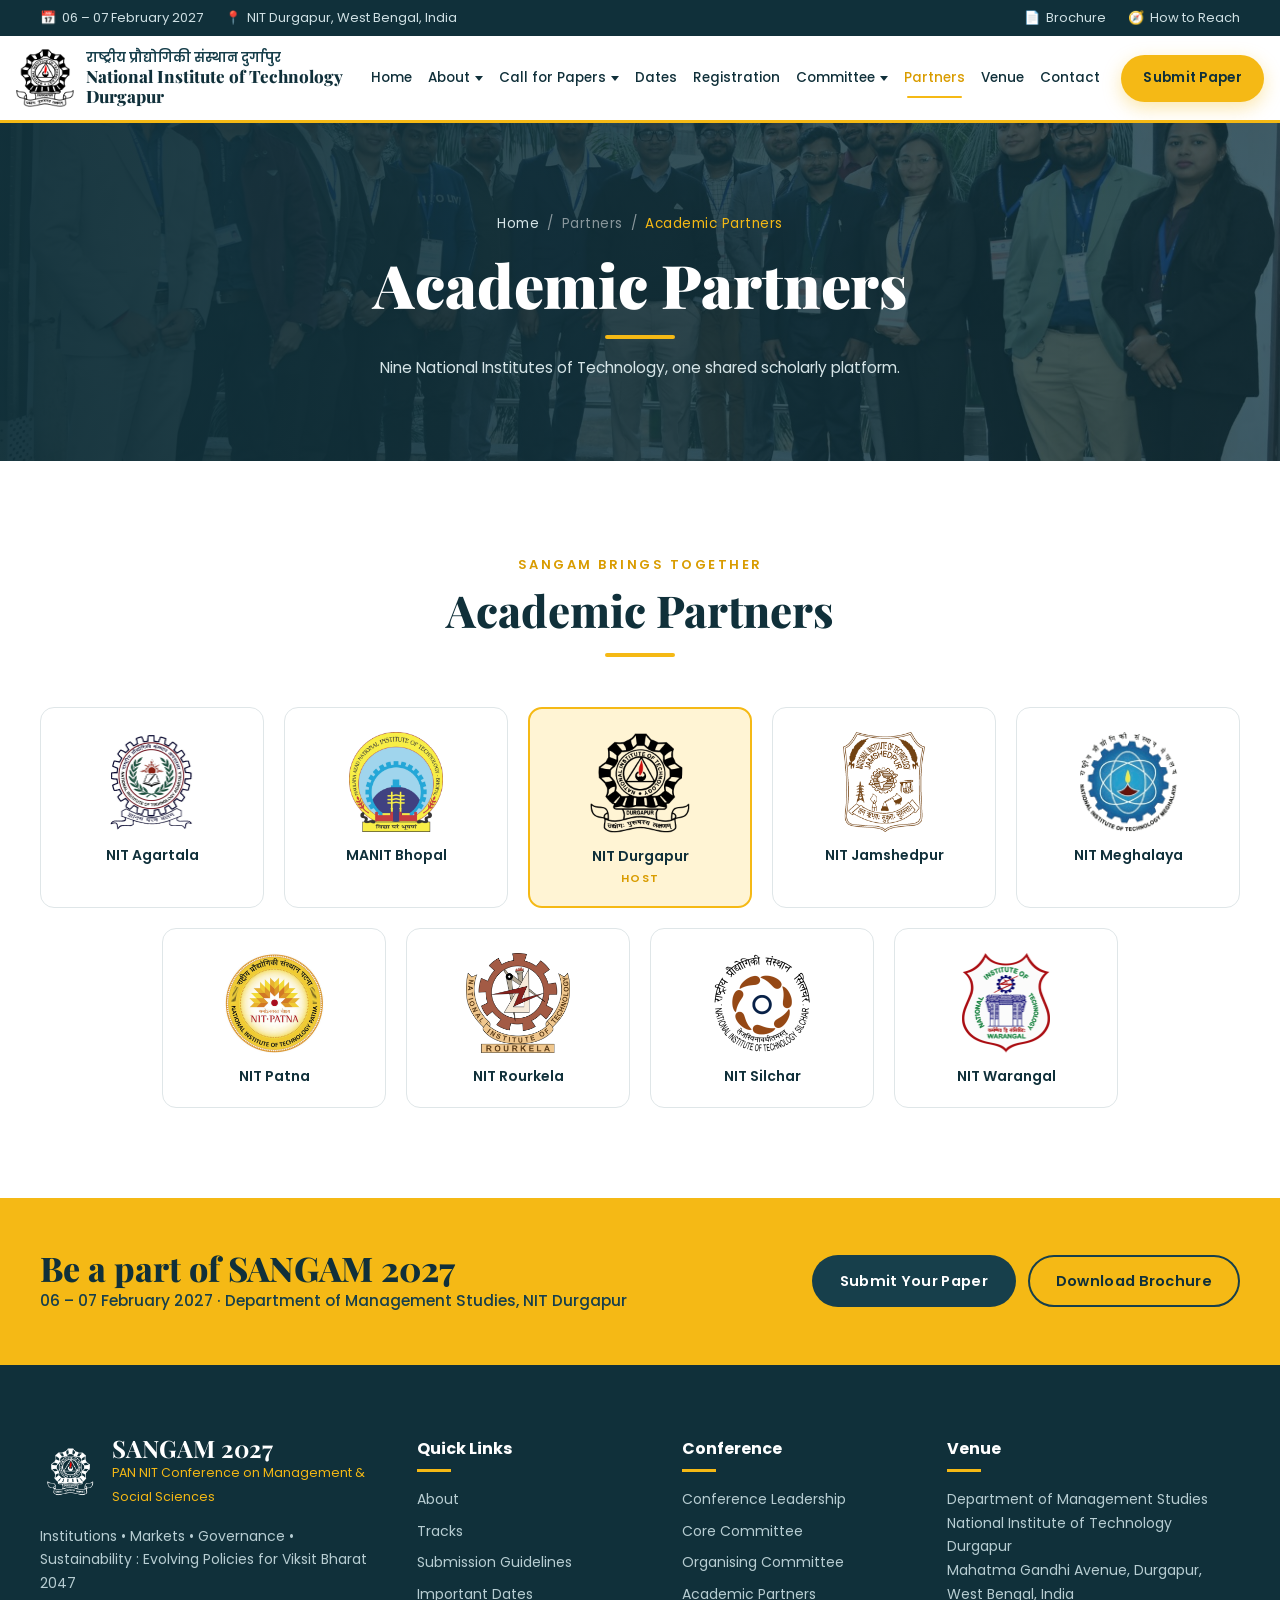
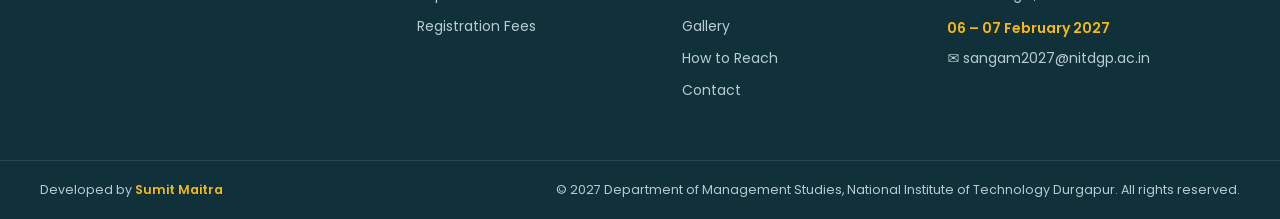
<file: partners/index.html>
<!DOCTYPE html>
<html lang="en">
<head>
  <meta charset="UTF-8">
  <meta name="viewport" content="width=device-width, initial-scale=1.0">
  <title>Academic Partners | SANGAM 2027</title>
  <meta name="description" content="The nine NITs that come together in SANGAM 2027.">
  <link rel="icon" type="image/png" href="../assets/logos/nit-durgapur.png">
  <link rel="preconnect" href="https://fonts.googleapis.com">
  <link rel="preconnect" href="https://fonts.gstatic.com" crossorigin>
  <link href="https://fonts.googleapis.com/css2?family=Playfair+Display:wght@700;800;900&family=Poppins:wght@300;400;500;600;700&display=swap" rel="stylesheet">
  <link rel="stylesheet" href="../css/style.css">
</head>
<body>

  <script src="../js/layout.js" data-root="../" data-page="partners"></script>

  <!-- ===== PAGE BANNER ===== -->
  <section class="page-banner" style="background-image:url('../assets/photos/dsc_8412.jpg')">
    <div class="container">
      <nav class="crumbs" aria-label="Breadcrumb"><a href="../">Home</a><span>/</span><span>Partners</span><span>/</span><span>Academic Partners</span></nav>
      <h1>Academic Partners</h1>
      <p>Nine National Institutes of Technology, one shared scholarly platform.</p>
    </div>
  </section>

  <!-- ===== ACADEMIC PARTNERS ===== -->
  <section class="section partners" id="partners">
    <div class="container">
      <div class="section-head reveal">
        <span class="eyebrow">SANGAM Brings Together</span>
        <h2>Academic Partners</h2>
      </div>
      <div class="partner-grid">
        <div class="partner reveal"><img src="../assets/logos/nit-agartala.png" alt="NIT Agartala logo" loading="lazy"><span>NIT Agartala</span></div>
        <div class="partner reveal"><img src="../assets/logos/nit-bhopal.png" alt="MANIT Bhopal logo" loading="lazy"><span>MANIT Bhopal</span></div>
        <div class="partner host reveal"><img src="../assets/logos/nit-durgapur.png" alt="NIT Durgapur logo" loading="lazy"><span>NIT Durgapur <em>Host</em></span></div>
        <div class="partner reveal"><img src="../assets/logos/nit-jamshedpur.png" alt="NIT Jamshedpur logo" loading="lazy"><span>NIT Jamshedpur</span></div>
        <div class="partner reveal"><img src="../assets/logos/nit-meghalaya.png" alt="NIT Meghalaya logo" loading="lazy"><span>NIT Meghalaya</span></div>
        <div class="partner reveal"><img src="../assets/logos/nit-patna.png" alt="NIT Patna logo" loading="lazy"><span>NIT Patna</span></div>
        <div class="partner reveal"><img src="../assets/logos/nit-rourkela.png" alt="NIT Rourkela logo" loading="lazy"><span>NIT Rourkela</span></div>
        <div class="partner reveal"><img src="../assets/logos/nit-silchar.png" alt="NIT Silchar logo" loading="lazy"><span>NIT Silchar</span></div>
        <div class="partner reveal"><img src="../assets/logos/nit-warangal.png" alt="NIT Warangal logo" loading="lazy"><span>NIT Warangal</span></div>
      </div>
    </div>
  </section>

  <!-- ===== CTA BAND ===== -->
  <section class="cta-band">
    <div class="container cta-inner">
      <div>
        <h2>Be a part of SANGAM 2027</h2>
        <p>06 – 07 February 2027 · Department of Management Studies, NIT Durgapur</p>
      </div>
      <div class="cta-btns">
        <a href="https://forms.gle/mXyWNmWkprkiNCEAA" target="_blank" rel="noopener" class="btn btn-gold">Submit Your Paper</a>
        <a href="../assets/docs/SANGAM-Brochure-2027.pdf" target="_blank" rel="noopener" class="btn btn-outline">Download Brochure</a>
      </div>
    </div>
  </section>

  <script>SiteLayout.footer()</script>

  <script src="../js/main.js"></script>

</body>
</html>
</file>
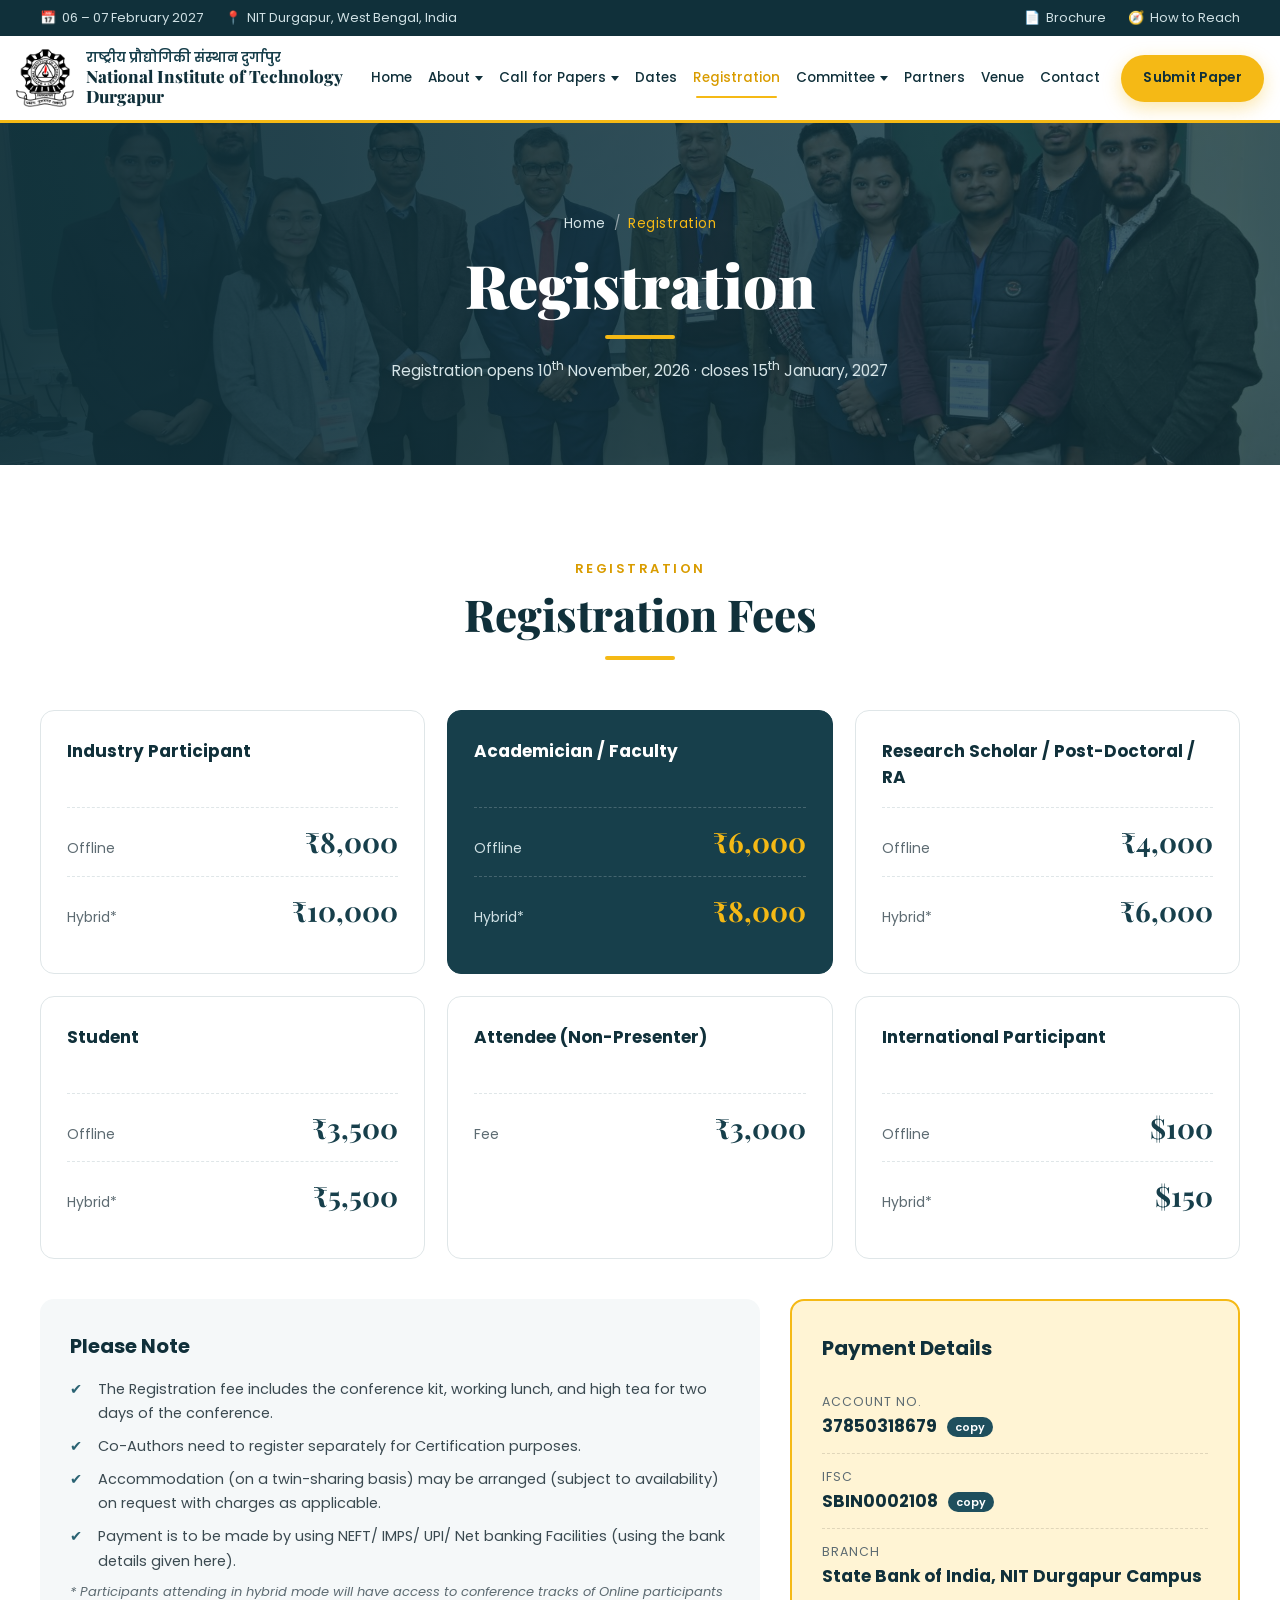
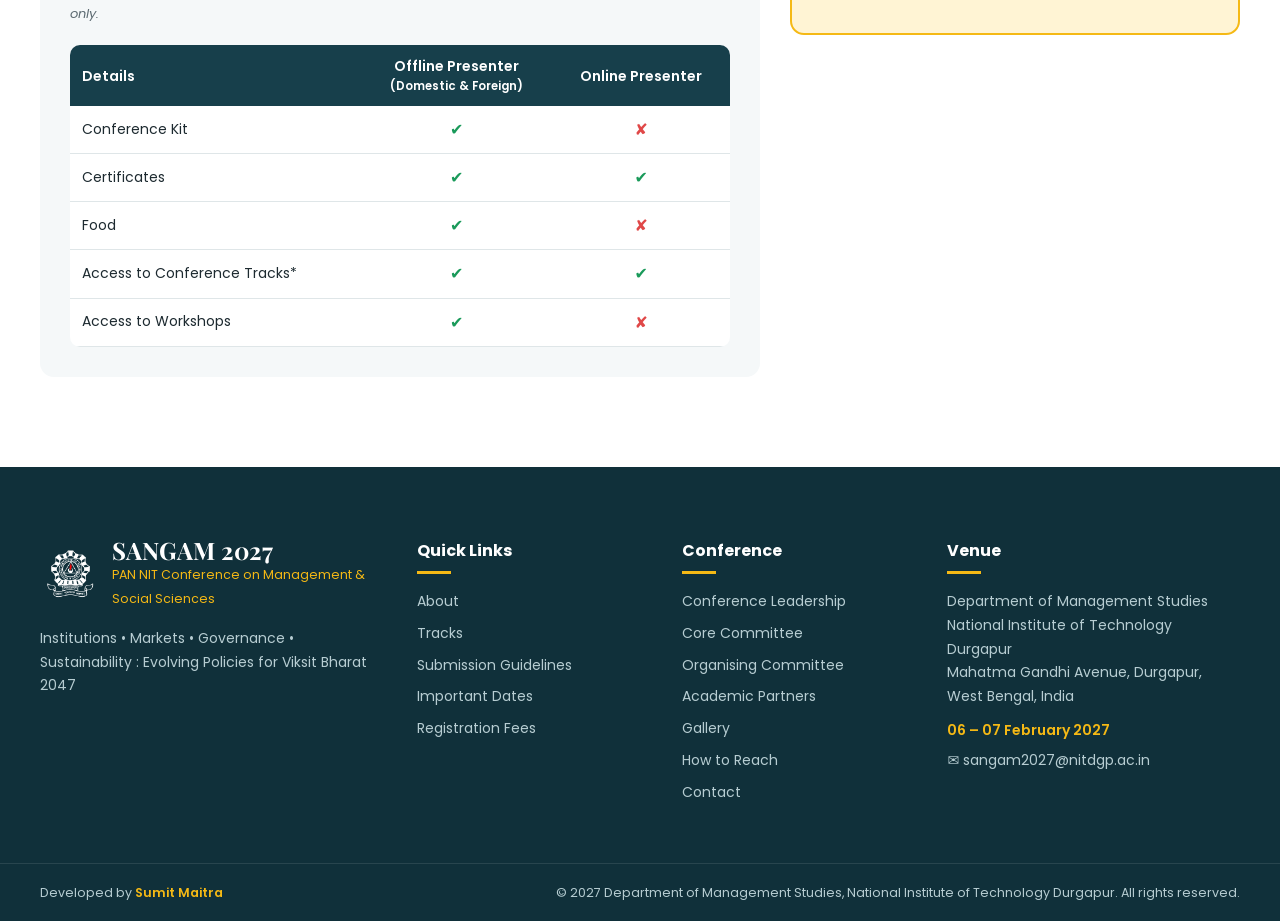
<file: registration/index.html>
<!DOCTYPE html>
<html lang="en">
<head>
  <meta charset="UTF-8">
  <meta name="viewport" content="width=device-width, initial-scale=1.0">
  <title>Registration Fees | SANGAM 2027</title>
  <meta name="description" content="Registration fees and payment details for SANGAM 2027.">
  <link rel="icon" type="image/png" href="../assets/logos/nit-durgapur.png">
  <link rel="preconnect" href="https://fonts.googleapis.com">
  <link rel="preconnect" href="https://fonts.gstatic.com" crossorigin>
  <link href="https://fonts.googleapis.com/css2?family=Playfair+Display:wght@700;800;900&family=Poppins:wght@300;400;500;600;700&display=swap" rel="stylesheet">
  <link rel="stylesheet" href="../css/style.css">
</head>
<body>

  <script src="../js/layout.js" data-root="../" data-page="registration"></script>

  <!-- ===== PAGE BANNER ===== -->
  <section class="page-banner" style="background-image:url('../assets/photos/dsc_8122.jpg')">
    <div class="container">
      <nav class="crumbs" aria-label="Breadcrumb"><a href="../">Home</a><span>/</span><span>Registration</span></nav>
      <h1>Registration</h1>
      <p>Registration opens 10<sup>th</sup> November, 2026 · closes 15<sup>th</sup> January, 2027</p>
    </div>
  </section>

  <!-- ===== REGISTRATION FEES ===== -->
  <section class="section fees" id="fees">
    <div class="container">
      <div class="section-head reveal">
        <span class="eyebrow">Registration</span>
        <h2>Registration Fees</h2>
      </div>

      <div class="fees-grid">
        <div class="fee-card reveal">
          <h3>Industry Participant</h3>
          <div class="fee-row"><span>Offline</span><strong>₹8,000</strong></div>
          <div class="fee-row"><span>Hybrid*</span><strong>₹10,000</strong></div>
        </div>
        <div class="fee-card featured reveal">
          <h3>Academician / Faculty</h3>
          <div class="fee-row"><span>Offline</span><strong>₹6,000</strong></div>
          <div class="fee-row"><span>Hybrid*</span><strong>₹8,000</strong></div>
        </div>
        <div class="fee-card reveal">
          <h3>Research Scholar / Post-Doctoral / RA</h3>
          <div class="fee-row"><span>Offline</span><strong>₹4,000</strong></div>
          <div class="fee-row"><span>Hybrid*</span><strong>₹6,000</strong></div>
        </div>
        <div class="fee-card reveal">
          <h3>Student</h3>
          <div class="fee-row"><span>Offline</span><strong>₹3,500</strong></div>
          <div class="fee-row"><span>Hybrid*</span><strong>₹5,500</strong></div>
        </div>
        <div class="fee-card reveal">
          <h3>Attendee (Non-Presenter)</h3>
          <div class="fee-row single"><span>Fee</span><strong>₹3,000</strong></div>
        </div>
        <div class="fee-card reveal">
          <h3>International Participant</h3>
          <div class="fee-row"><span>Offline</span><strong>$100</strong></div>
          <div class="fee-row"><span>Hybrid*</span><strong>$150</strong></div>
        </div>
      </div>

      <div class="fees-bottom">
        <div class="fee-notes reveal">
          <h3>Please Note</h3>
          <ul class="check-list">
            <li>The Registration fee includes the conference kit, working lunch, and high tea for two days of the conference.</li>
            <li>Co-Authors need to register separately for Certification purposes.</li>
            <li>Accommodation (on a twin-sharing basis) may be arranged (subject to availability) on request with charges as applicable.</li>
            <li>Payment is to be made by using NEFT/ IMPS/ UPI/ Net banking Facilities (using the bank details given here).</li>
          </ul>
          <p class="small-note">* Participants attending in hybrid mode will have access to conference tracks of Online participants only.</p>

          <div class="table-wrap">
            <table class="compare">
              <thead>
                <tr><th>Details</th><th>Offline Presenter<br><small>(Domestic &amp; Foreign)</small></th><th>Online Presenter</th></tr>
              </thead>
              <tbody>
                <tr><td>Conference Kit</td><td class="yes">✔</td><td class="no">✘</td></tr>
                <tr><td>Certificates</td><td class="yes">✔</td><td class="yes">✔</td></tr>
                <tr><td>Food</td><td class="yes">✔</td><td class="no">✘</td></tr>
                <tr><td>Access to Conference Tracks*</td><td class="yes">✔</td><td class="yes">✔</td></tr>
                <tr><td>Access to Workshops</td><td class="yes">✔</td><td class="no">✘</td></tr>
              </tbody>
            </table>
          </div>
        </div>

        <div class="pay-card reveal">
          <h3>Payment Details</h3>
          <div class="pay-row"><span>Account No.</span><strong class="copyable" data-copy="37850318679">37850318679 <em>copy</em></strong></div>
          <div class="pay-row"><span>IFSC</span><strong class="copyable" data-copy="SBIN0002108">SBIN0002108 <em>copy</em></strong></div>
          <div class="pay-row"><span>Branch</span><strong>State Bank of India, NIT Durgapur Campus</strong></div>
        </div>
      </div>
    </div>
  </section>

  <script>SiteLayout.footer()</script>

  <script src="../js/main.js"></script>

</body>
</html>
</file>
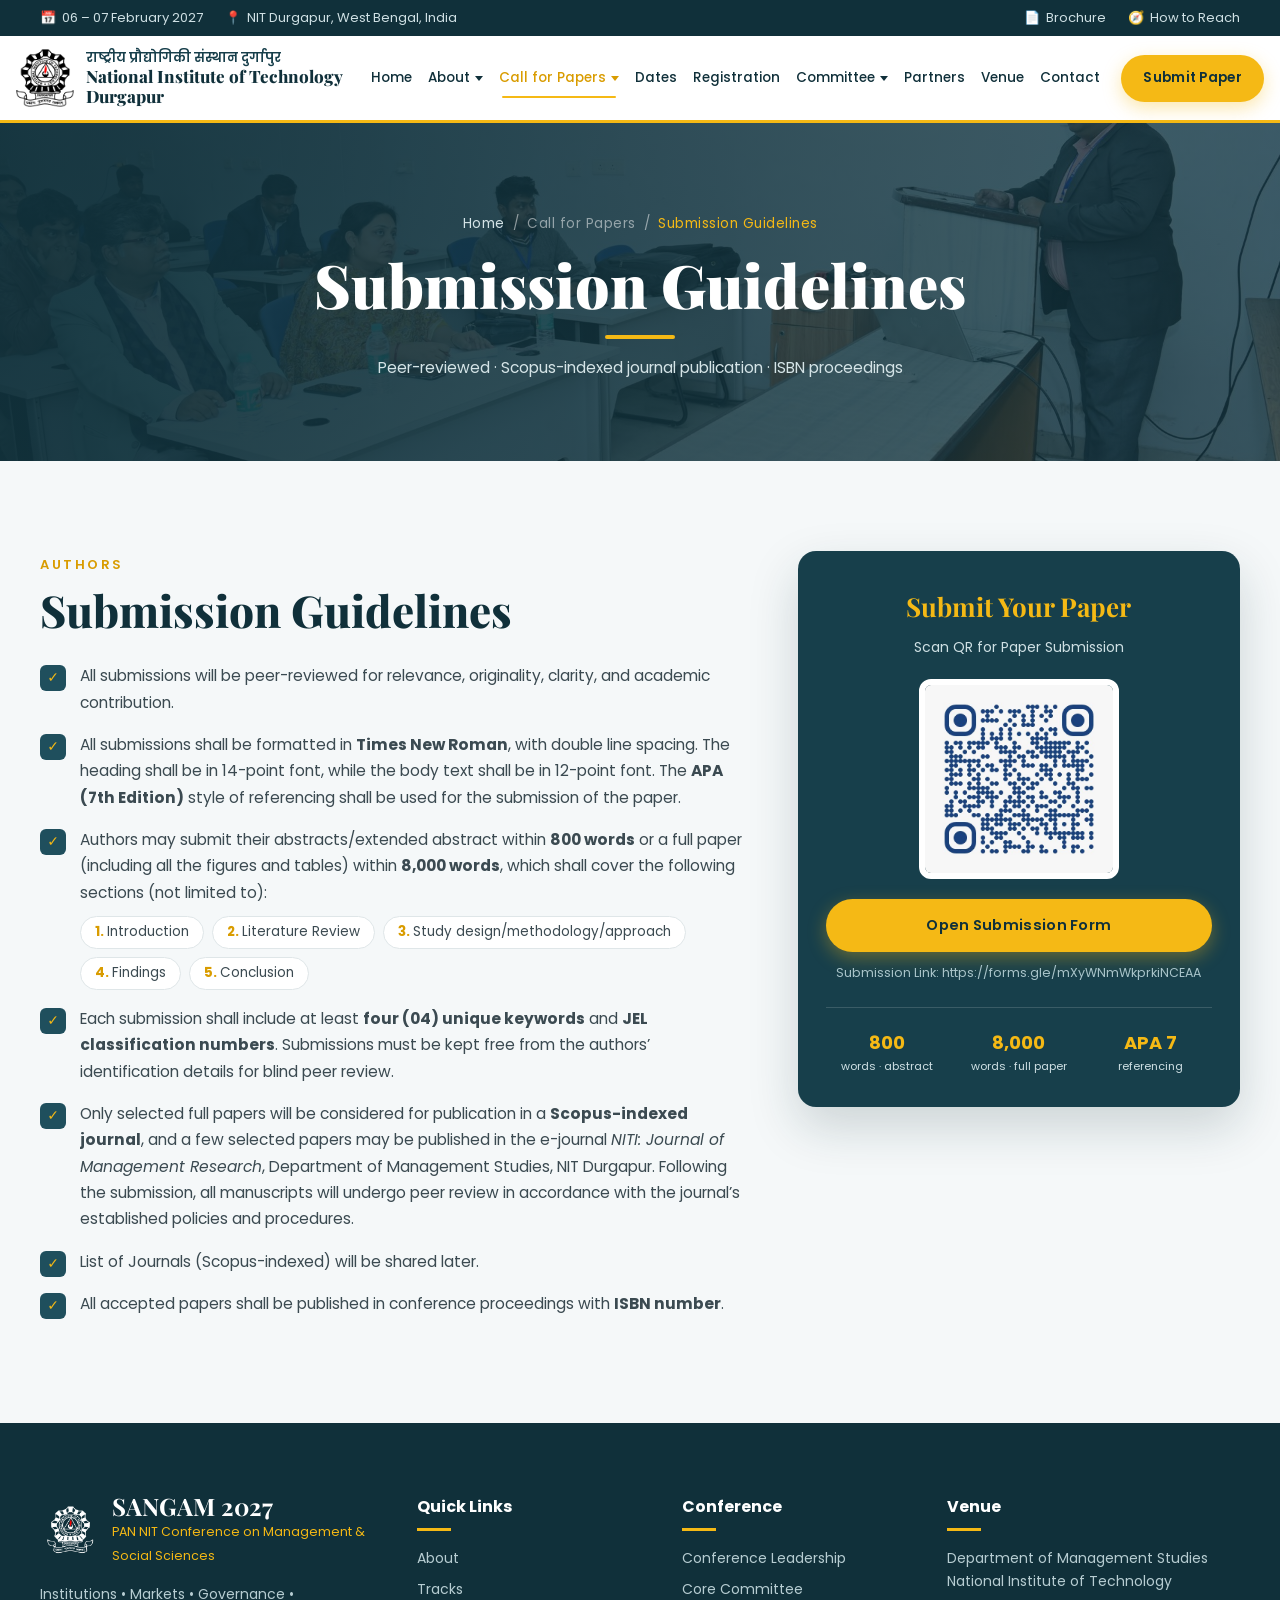
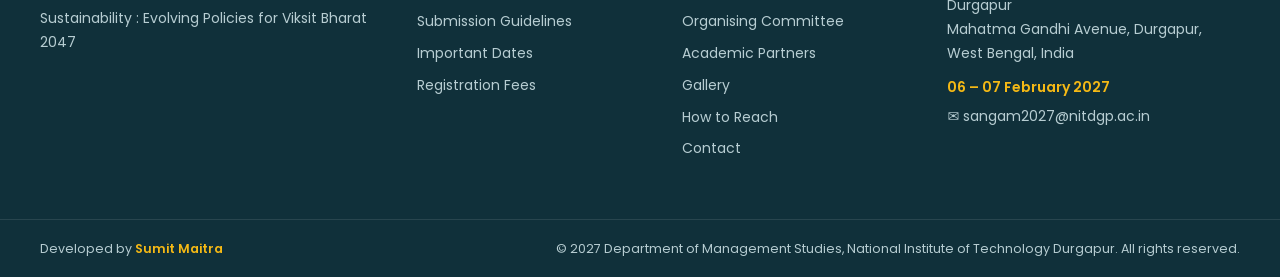
<file: submission/index.html>
<!DOCTYPE html>
<html lang="en">
<head>
  <meta charset="UTF-8">
  <meta name="viewport" content="width=device-width, initial-scale=1.0">
  <title>Submission Guidelines | SANGAM 2027</title>
  <meta name="description" content="Paper submission guidelines for SANGAM 2027.">
  <link rel="icon" type="image/png" href="../assets/logos/nit-durgapur.png">
  <link rel="preconnect" href="https://fonts.googleapis.com">
  <link rel="preconnect" href="https://fonts.gstatic.com" crossorigin>
  <link href="https://fonts.googleapis.com/css2?family=Playfair+Display:wght@700;800;900&family=Poppins:wght@300;400;500;600;700&display=swap" rel="stylesheet">
  <link rel="stylesheet" href="../css/style.css">
</head>
<body>

  <script src="../js/layout.js" data-root="../" data-page="submission"></script>

  <!-- ===== PAGE BANNER ===== -->
  <section class="page-banner" style="background-image:url('../assets/photos/dsc_8115.jpg')">
    <div class="container">
      <nav class="crumbs" aria-label="Breadcrumb"><a href="../">Home</a><span>/</span><span>Call for Papers</span><span>/</span><span>Submission Guidelines</span></nav>
      <h1>Submission Guidelines</h1>
      <p>Peer-reviewed · Scopus-indexed journal publication · ISBN proceedings</p>
    </div>
  </section>

  <!-- ===== SUBMISSION GUIDELINES ===== -->
  <section class="section submission" id="submission">
    <div class="container sub-grid">
      <div class="reveal">
        <span class="eyebrow">Authors</span>
        <h2>Submission Guidelines</h2>
        <ul class="guide-list">
          <li>All submissions will be peer-reviewed for relevance, originality, clarity, and academic contribution.</li>
          <li>All submissions shall be formatted in <strong>Times New Roman</strong>, with double line spacing. The heading shall be in 14-point font, while the body text shall be in 12-point font. The <strong>APA (7th Edition)</strong> style of referencing shall be used for the submission of the paper.</li>
          <li>Authors may submit their abstracts/extended abstract within <strong>800 words</strong> or a full paper (including all the figures and tables) within <strong>8,000 words</strong>, which shall cover the following sections (not limited to):
            <ol class="sections-list">
              <li>Introduction</li>
              <li>Literature Review</li>
              <li>Study design/methodology/approach</li>
              <li>Findings</li>
              <li>Conclusion</li>
            </ol>
          </li>
          <li>Each submission shall include at least <strong>four (04) unique keywords</strong> and <strong>JEL classification numbers</strong>. Submissions must be kept free from the authors’ identification details for blind peer review.</li>
          <li>Only selected full papers will be considered for publication in a <strong>Scopus-indexed journal</strong>, and a few selected papers may be published in the e-journal <em>NITI: Journal of Management Research</em>, Department of Management Studies, NIT Durgapur. Following the submission, all manuscripts will undergo peer review in accordance with the journal’s established policies and procedures.</li>
          <li>List of Journals (Scopus-indexed) will be shared later.</li>
          <li>All accepted papers shall be published in conference proceedings with <strong>ISBN number</strong>.</li>
        </ul>
      </div>
      <aside class="sub-card reveal">
        <h3>Submit Your Paper</h3>
        <p>Scan QR for Paper Submission</p>
        <img src="../assets/qr/submission.jpg" alt="QR code for paper submission" class="sub-qr">
        <a href="https://forms.gle/mXyWNmWkprkiNCEAA" target="_blank" rel="noopener" class="btn btn-gold btn-block">Open Submission Form</a>
        <small class="sub-link">Submission Link: https://forms.gle/mXyWNmWkprkiNCEAA</small>
        <div class="sub-quick">
          <div><strong>800</strong><span>words · abstract</span></div>
          <div><strong>8,000</strong><span>words · full paper</span></div>
          <div><strong>APA 7</strong><span>referencing</span></div>
        </div>
      </aside>
    </div>
  </section>

  <script>SiteLayout.footer()</script>

  <script src="../js/main.js"></script>

</body>
</html>
</file>
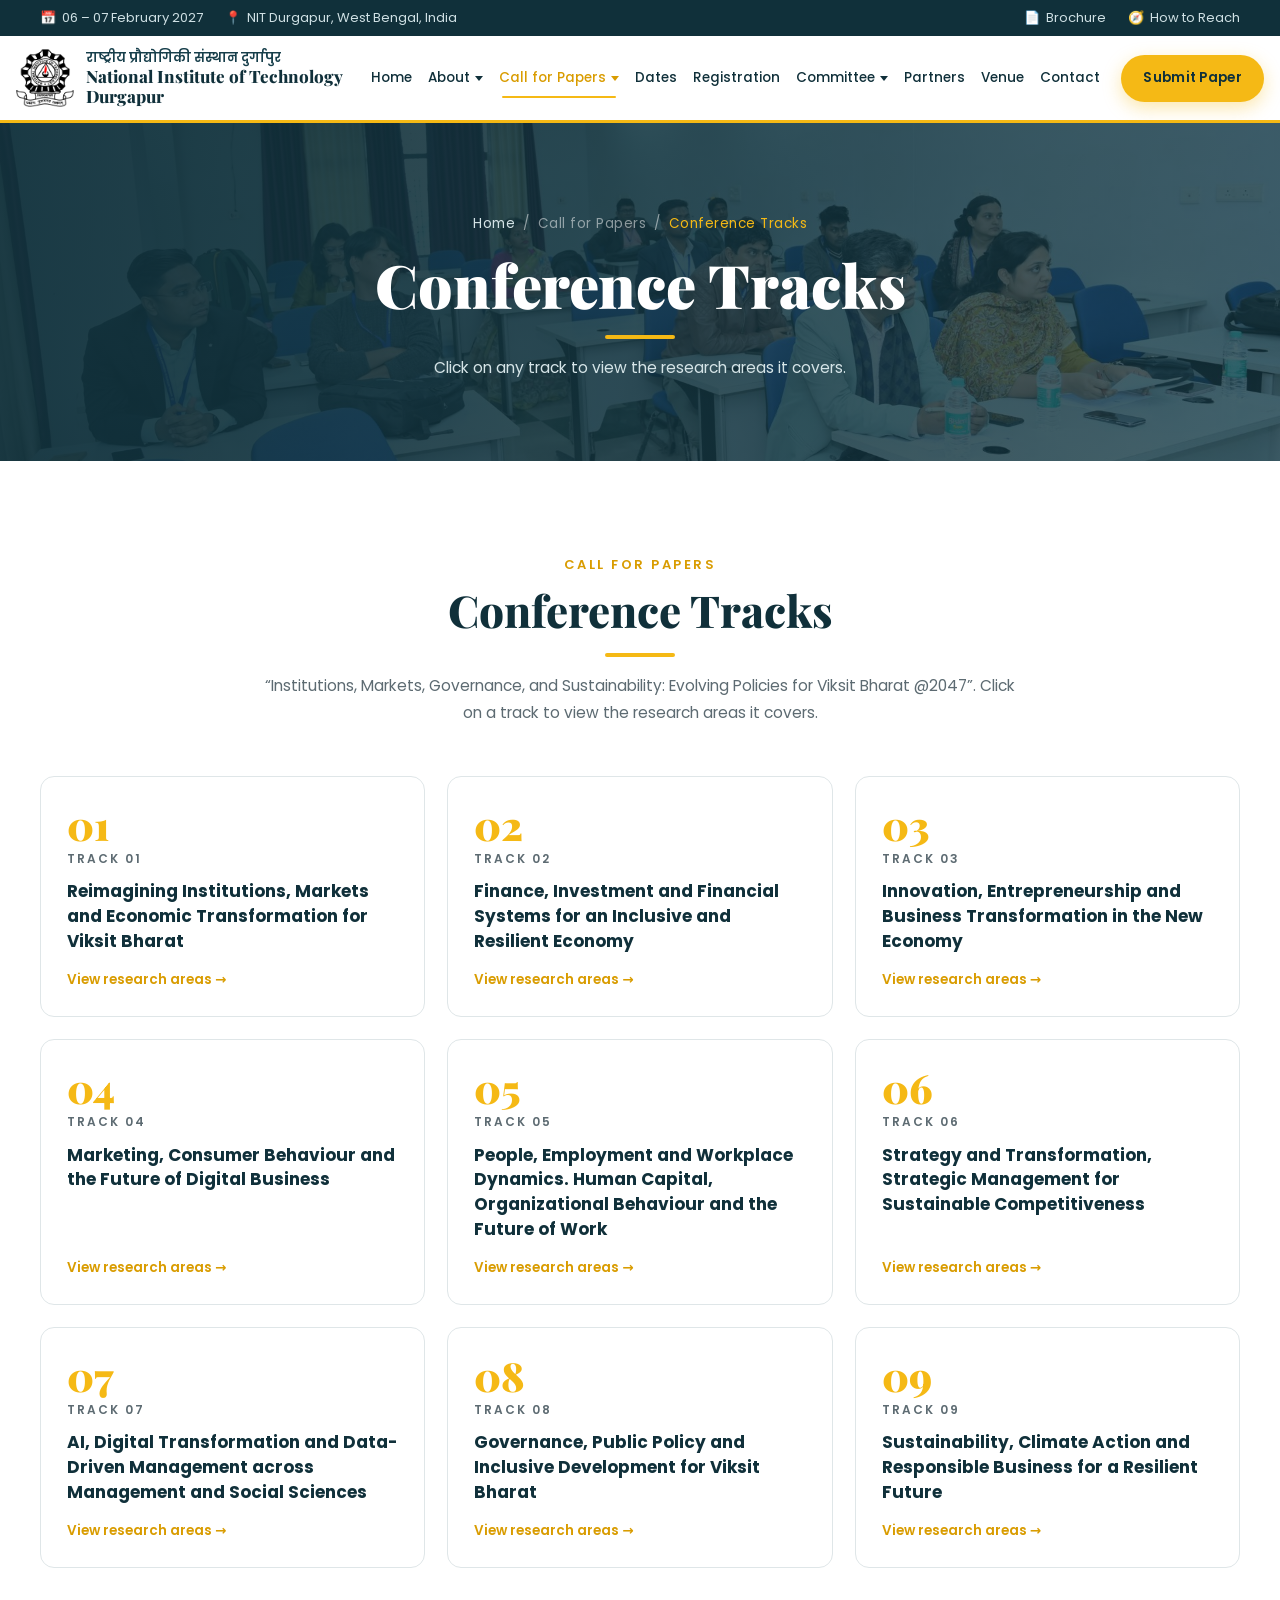
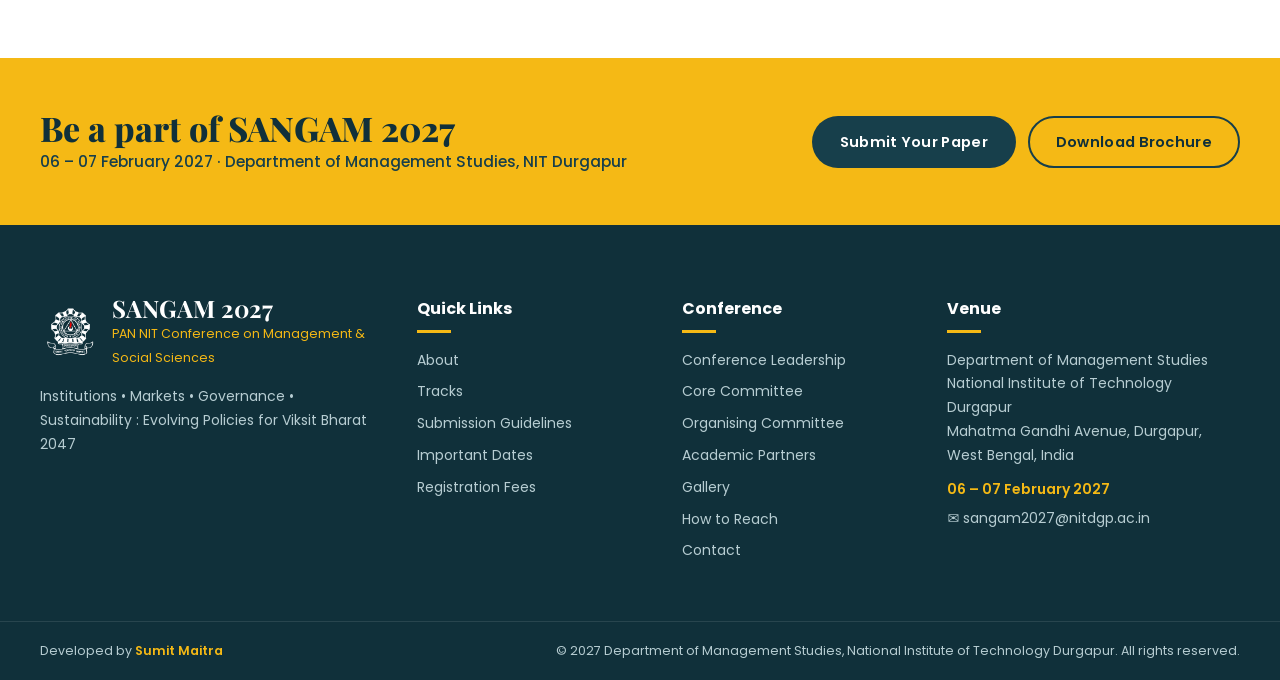
<file: tracks/index.html>
<!DOCTYPE html>
<html lang="en">
<head>
  <meta charset="UTF-8">
  <meta name="viewport" content="width=device-width, initial-scale=1.0">
  <title>Conference Tracks | SANGAM 2027</title>
  <meta name="description" content="Nine research tracks of SANGAM 2027 – PAN NIT Conference on Management & Social Sciences.">
  <link rel="icon" type="image/png" href="../assets/logos/nit-durgapur.png">
  <link rel="preconnect" href="https://fonts.googleapis.com">
  <link rel="preconnect" href="https://fonts.gstatic.com" crossorigin>
  <link href="https://fonts.googleapis.com/css2?family=Playfair+Display:wght@700;800;900&family=Poppins:wght@300;400;500;600;700&display=swap" rel="stylesheet">
  <link rel="stylesheet" href="../css/style.css">
</head>
<body>

  <script src="../js/layout.js" data-root="../" data-page="tracks"></script>

  <!-- ===== PAGE BANNER ===== -->
  <section class="page-banner" style="background-image:url('../assets/photos/dsc_8088.jpg')">
    <div class="container">
      <nav class="crumbs" aria-label="Breadcrumb"><a href="../">Home</a><span>/</span><span>Call for Papers</span><span>/</span><span>Conference Tracks</span></nav>
      <h1>Conference Tracks</h1>
      <p>Click on any track to view the research areas it covers.</p>
    </div>
  </section>

  <!-- ===== TRACKS ===== -->
  <section class="section tracks" id="tracks">
    <div class="container">
      <div class="section-head reveal">
        <span class="eyebrow">Call for Papers</span>
        <h2>Conference Tracks</h2>
        <p class="lead">“Institutions, Markets, Governance, and Sustainability: Evolving Policies for Viksit Bharat @2047”. Click on a track to view the research areas it covers.</p>
      </div>
      <div class="tracks-grid" id="tracksGrid"><!-- filled by JS --></div>
    </div>
  </section>

  <!-- Track modal -->
  <div class="modal" id="trackModal" aria-hidden="true">
    <div class="modal-box" role="dialog" aria-modal="true" aria-labelledby="modalTitle">
      <button class="modal-close" aria-label="Close">&times;</button>
      <span class="modal-num" id="modalNum"></span>
      <h3 id="modalTitle"></h3>
      <p id="modalDesc" class="modal-desc"></p>
      <h4 id="modalListHead">Covers</h4>
      <ul id="modalList"></ul>
      <a href="https://forms.gle/mXyWNmWkprkiNCEAA" target="_blank" rel="noopener" class="btn btn-gold">Submit to this Track</a>
    </div>
  </div>

  <!-- ===== CTA BAND ===== -->
  <section class="cta-band">
    <div class="container cta-inner">
      <div>
        <h2>Be a part of SANGAM 2027</h2>
        <p>06 – 07 February 2027 · Department of Management Studies, NIT Durgapur</p>
      </div>
      <div class="cta-btns">
        <a href="https://forms.gle/mXyWNmWkprkiNCEAA" target="_blank" rel="noopener" class="btn btn-gold">Submit Your Paper</a>
        <a href="../assets/docs/SANGAM-Brochure-2027.pdf" target="_blank" rel="noopener" class="btn btn-outline">Download Brochure</a>
      </div>
    </div>
  </section>

  <script>SiteLayout.footer()</script>

  <script src="../js/main.js"></script>

</body>
</html>
</file>
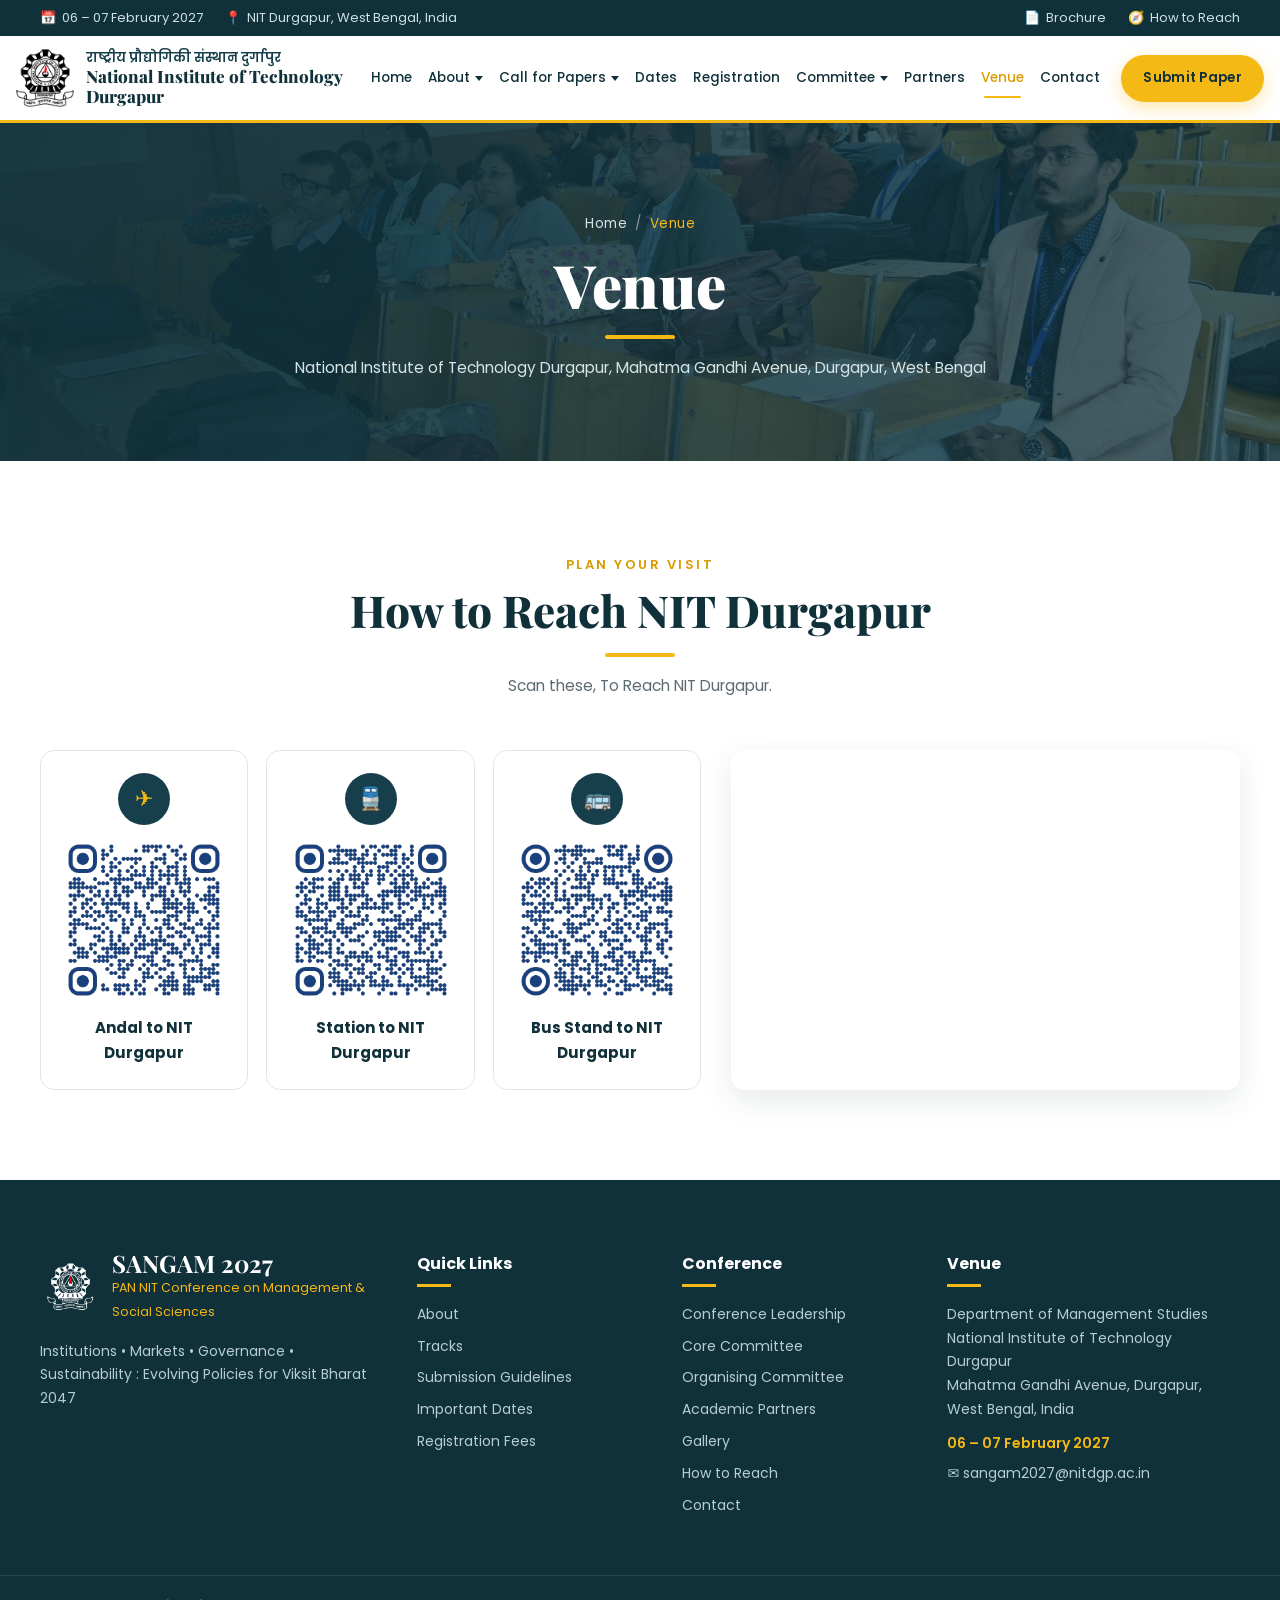
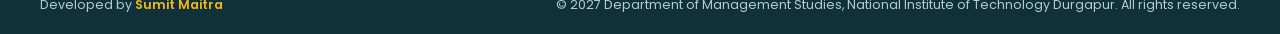
<file: venue/index.html>
<!DOCTYPE html>
<html lang="en">
<head>
  <meta charset="UTF-8">
  <meta name="viewport" content="width=device-width, initial-scale=1.0">
  <title>Venue &amp; How to Reach | SANGAM 2027</title>
  <meta name="description" content="Directions to NIT Durgapur, the venue of SANGAM 2027.">
  <link rel="icon" type="image/png" href="../assets/logos/nit-durgapur.png">
  <link rel="preconnect" href="https://fonts.googleapis.com">
  <link rel="preconnect" href="https://fonts.gstatic.com" crossorigin>
  <link href="https://fonts.googleapis.com/css2?family=Playfair+Display:wght@700;800;900&family=Poppins:wght@300;400;500;600;700&display=swap" rel="stylesheet">
  <link rel="stylesheet" href="../css/style.css">
</head>
<body>

  <script src="../js/layout.js" data-root="../" data-page="venue"></script>

  <!-- ===== PAGE BANNER ===== -->
  <section class="page-banner" style="background-image:url('../assets/photos/dsc_8276.jpg')">
    <div class="container">
      <nav class="crumbs" aria-label="Breadcrumb"><a href="../">Home</a><span>/</span><span>Venue</span></nav>
      <h1>Venue</h1>
      <p>National Institute of Technology Durgapur, Mahatma Gandhi Avenue, Durgapur, West Bengal</p>
    </div>
  </section>

  <!-- ===== VENUE / HOW TO REACH ===== -->
  <section class="section venue" id="venue">
    <div class="container">
      <div class="section-head reveal">
        <span class="eyebrow">Plan Your Visit</span>
        <h2>How to Reach NIT Durgapur</h2>
        <p class="lead">Scan these, To Reach NIT Durgapur.</p>
      </div>
      <div class="venue-grid">
        <div class="qr-cards">
          <div class="qr-card reveal">
            <div class="qr-ico">✈</div>
            <img src="../assets/qr/airport-andal.png" alt="QR code for directions from Andal airport to NIT Durgapur" loading="lazy">
            <h4>Andal to NIT Durgapur</h4>
          </div>
          <div class="qr-card reveal">
            <div class="qr-ico">🚆</div>
            <img src="../assets/qr/railway-station.png" alt="QR code for directions from Durgapur railway station to NIT Durgapur" loading="lazy">
            <h4>Station to NIT Durgapur</h4>
          </div>
          <div class="qr-card reveal">
            <div class="qr-ico">🚌</div>
            <img src="../assets/qr/bus-stand.png" alt="QR code for directions from the bus stand to NIT Durgapur" loading="lazy">
            <h4>Bus Stand to NIT Durgapur</h4>
          </div>
        </div>
        <div class="map reveal">
          <iframe title="Map of NIT Durgapur" src="https://maps.google.com/maps?q=National%20Institute%20of%20Technology%20Durgapur&t=&z=14&ie=UTF8&iwloc=&output=embed" loading="lazy" referrerpolicy="no-referrer-when-downgrade"></iframe>
        </div>
      </div>
    </div>
  </section>

  <script>SiteLayout.footer()</script>

  <script src="../js/main.js"></script>

</body>
</html>
</file>
<file: css/style.css>
/* =========================================================
   SANGAM 2027 — PAN NIT Conference
   Colour palette taken from the official brochure:
   deep teal + saffron gold
   ========================================================= */
:root {
  --teal-900: #10303a;
  --teal-800: #173f4b;
  --teal-700: #1f4f5d;
  --teal-600: #2a6373;
  --teal-100: #e4eef0;
  --gold: #f5b915;
  --gold-dark: #d99c00;
  --gold-soft: #fff4d4;
  --orange: #f26a1b;
  --ink: #1d2a30;
  --muted: #5d6b72;
  --line: #dfe6e8;
  --bg: #ffffff;
  --bg-alt: #f5f8f9;
  --radius: 14px;
  --shadow: 0 10px 30px rgba(16, 48, 58, .10);
  --shadow-lg: 0 20px 50px rgba(16, 48, 58, .18);
  --font-display: 'Playfair Display', Georgia, serif;
  --font-body: 'Poppins', system-ui, -apple-system, Segoe UI, sans-serif;
  --header-h: 84px;
}

*, *::before, *::after { box-sizing: border-box; margin: 0; padding: 0; }
html { scroll-behavior: smooth; scroll-padding-top: calc(var(--header-h) + 10px); }
body { font-family: var(--font-body); color: var(--ink); background: var(--bg); line-height: 1.7; font-size: 15.5px; overflow-x: hidden; }
img { max-width: 100%; display: block; }
a { color: inherit; text-decoration: none; }
ul { list-style: none; }
.container { width: min(1200px, 100% - 32px); margin-inline: auto; }

/* ---------- Buttons ---------- */
.btn { display: inline-flex; align-items: center; justify-content: center; gap: 8px; padding: 12px 26px; border-radius: 50px; font-weight: 600; font-size: 14.5px; letter-spacing: .3px; transition: .3s ease; cursor: pointer; border: 2px solid transparent; }
.btn-gold { background: var(--gold); color: var(--teal-900); box-shadow: 0 6px 18px rgba(245, 185, 21, .35); }
.btn-gold:hover { background: var(--gold-dark); transform: translateY(-2px); }
.btn-outline { border-color: rgba(255,255,255,.75); color: #fff; }
.btn-outline:hover { background: #fff; color: var(--teal-900); }
.btn-teal { background: var(--teal-700); color: #fff; }
.btn-teal:hover { background: var(--teal-900); transform: translateY(-2px); }
.btn-block { width: 100%; }

/* ---------- Top bar ---------- */
.topbar { background: var(--teal-900); color: #cfe0e4; font-size: 13px; }
.topbar-inner { display: flex; justify-content: space-between; align-items: center; padding: 7px 0; gap: 12px; }
.topbar-left, .topbar-right { display: flex; gap: 22px; align-items: center; }
.topbar a:hover { color: var(--gold); }
.ico { font-style: normal; margin-right: 6px; }
.ico-cal::before { content: "📅"; }
.ico-pin::before { content: "📍"; }
.ico-doc::before { content: "📄"; }
.ico-route::before { content: "🧭"; }

/* ---------- Header ---------- */
.header { position: sticky; top: 0; z-index: 100; background: rgba(255,255,255,.97); backdrop-filter: blur(8px); border-bottom: 3px solid var(--gold); transition: box-shadow .3s; }
.header.scrolled { box-shadow: 0 6px 24px rgba(0,0,0,.08); }
.header .container { width: min(1380px, 100% - 32px); }
.header-inner { display: flex; align-items: center; justify-content: space-between; min-height: var(--header-h); gap: 20px; }
.brand { display: flex; align-items: center; gap: 12px; flex-shrink: 1; min-width: 0; }
.brand img { flex-shrink: 0; }
/* let grid children shrink below their content (e.g. the scrollable fee table) */
.fees-bottom > *, .sub-grid > *, .about-grid > *, .venue-grid > *, .cm-row > * { min-width: 0; }
.brand img { width: 58px; height: 58px; object-fit: contain; }
.brand-text { display: flex; flex-direction: column; line-height: 1.2; }
.brand-hi { font-size: 13px; color: var(--teal-800); font-weight: 600; }
.brand-en { font-family: var(--font-display); font-size: 17px; font-weight: 800; color: var(--teal-900); }
.brand-sub { font-size: 9.5px; color: var(--muted); max-width: 330px; }

.nav { display: flex; align-items: center; gap: 14px; }
.nav > ul { display: flex; align-items: center; gap: 2px; }
.nav > ul > li { position: relative; }
.nav > ul > li > a { display: flex; align-items: center; gap: 5px; padding: 10px 10px; font-size: 14px; font-weight: 500; color: var(--teal-900); border-radius: 8px; transition: .25s; white-space: nowrap; }
.nav > ul > li > a:hover, .nav > ul > li > a.active { color: var(--gold-dark); }
.nav > ul > li > a.active::after { content: ""; position: absolute; left: 10px; right: 10px; bottom: 2px; height: 2px; background: var(--gold); border-radius: 2px; }
.caret { width: 0; height: 0; border-left: 4px solid transparent; border-right: 4px solid transparent; border-top: 5px solid currentColor; }
.drop { position: absolute; top: 100%; left: 0; min-width: 220px; background: #fff; border-radius: 10px; box-shadow: var(--shadow-lg); padding: 8px; opacity: 0; visibility: hidden; transform: translateY(10px); transition: .25s; border-top: 3px solid var(--gold); }
.has-drop:hover .drop, .has-drop:focus-within .drop { opacity: 1; visibility: visible; transform: translateY(0); }
.drop a { display: block; padding: 9px 14px; font-size: 14px; border-radius: 6px; color: var(--ink); }
.drop a:hover { background: var(--teal-100); color: var(--teal-800); }
.nav-cta { padding: 10px 20px; font-size: 13.5px; white-space: nowrap; }

.burger { display: none; width: 44px; height: 44px; border: 0; background: var(--teal-800); border-radius: 10px; cursor: pointer; flex-direction: column; justify-content: center; align-items: center; gap: 5px; }
.burger span { width: 22px; height: 2px; background: #fff; border-radius: 2px; transition: .3s; }
.burger.open span:nth-child(1) { transform: translateY(7px) rotate(45deg); }
.burger.open span:nth-child(2) { opacity: 0; }
.burger.open span:nth-child(3) { transform: translateY(-7px) rotate(-45deg); }

/* ---------- Hero ---------- */
.hero { position: relative; min-height: clamp(600px, calc(100vh - var(--header-h) - 39px), 940px); min-height: clamp(600px, calc(100svh - var(--header-h) - 39px), 940px); display: flex; flex-direction: column; color: #fff; overflow: hidden; }
.slides, .slide { position: absolute; inset: 0; }
.slide { background-size: cover; background-position: center; opacity: 0; transform: scale(1.08); transition: opacity 1.4s ease, transform 7s ease; }
.slide.active { opacity: 1; transform: scale(1); }
.hero-overlay { position: absolute; inset: 0; background: linear-gradient(100deg, rgba(16,48,58,.95) 0%, rgba(16,48,58,.82) 45%, rgba(16,48,58,.45) 100%); }
.hero-content { position: relative; z-index: 2; padding: 40px 0 30px; margin-block: auto; }
.hero-kicker { display: inline-block; font-size: 13px; letter-spacing: 2px; text-transform: uppercase; color: var(--gold); border-left: 3px solid var(--gold); padding-left: 12px; margin-bottom: 18px; }
.hero-title { font-family: var(--font-display); font-size: clamp(46px, 7.5vw, 92px); font-weight: 900; line-height: 1; letter-spacing: 4px; text-shadow: 0 6px 30px rgba(0,0,0,.35); }
.hero-sub { color: #fff; font-family: var(--font-display); font-size: clamp(18px, 2.4vw, 28px); font-weight: 700; line-height: 1.35; margin: 16px 0 26px; text-transform: uppercase; letter-spacing: 1px; }
.hero-date { display: inline-block; background: var(--gold); color: var(--teal-900); font-weight: 700; font-size: clamp(15px, 1.7vw, 18px); padding: 8px 22px; border-radius: 10px; box-shadow: 0 8px 24px rgba(245,185,21,.35); }
.hero-theme { margin: 24px 0 30px; font-size: clamp(15px, 1.6vw, 19px); line-height: 1.8; max-width: 680px; color: #e6f0f2; }
.theme-label { display: inline-block; background: rgba(245,185,21,.18); color: var(--gold); border: 1px solid var(--gold); font-size: 12px; font-weight: 600; padding: 2px 12px; border-radius: 20px; margin-right: 8px; letter-spacing: 1px; text-transform: uppercase; }
.hero-theme strong { color: #fff; }
.hero-btns { display: flex; flex-wrap: wrap; gap: 10px; }
.hero-btns .btn { padding: 9px 20px; font-size: 13.5px; }

.countdown { display: flex; gap: 14px; margin-top: 28px; }
.countdown div { background: rgba(255,255,255,.1); border: 1px solid rgba(255,255,255,.22); backdrop-filter: blur(6px); border-radius: 12px; min-width: 82px; padding: 9px 10px; text-align: center; }
.countdown span { display: block; font-family: var(--font-display); font-size: 30px; font-weight: 800; line-height: 1.1; color: var(--gold); }
.countdown small { font-size: 11.5px; letter-spacing: 1.5px; text-transform: uppercase; color: #d5e4e7; }

.hero-nav { position: relative; z-index: 3; display: flex; align-items: center; justify-content: center; gap: 16px; padding-bottom: 16px; }
.slide-ctrl { width: 36px; height: 36px; border-radius: 50%; border: 1px solid rgba(255,255,255,.4); background: rgba(0,0,0,.2); color: #fff; font-size: 14px; cursor: pointer; transition: .3s; }
.slide-ctrl:hover { background: var(--gold); color: var(--teal-900); border-color: var(--gold); }
.slide-dots { display: flex; gap: 8px; }

/* Two-column hero: text left, countdown + partners carousel right */
.hero-content { display: grid; grid-template-columns: minmax(0, 1.3fr) minmax(0, 1fr); gap: 48px; align-items: center; }
.hero-side { display: flex; flex-direction: column; gap: 18px; }
.side-card { background: rgba(255,255,255,.08); border: 1px solid rgba(255,255,255,.2); backdrop-filter: blur(8px); border-radius: 16px; padding: 18px 20px; }
.side-title { font-size: 12.5px; letter-spacing: 2px; text-transform: uppercase; color: var(--gold); font-weight: 600; margin-bottom: 10px; }
.side-card .countdown { margin-top: 0; }
.side-card .countdown div { flex: 1; min-width: 0; }

/* Academic partners logo carousel: transparent, full-width strip under the hero text */
.hero-partners { position: relative; z-index: 3; padding: 4px 0 18px; }
.hp-head { display: flex; align-items: center; gap: 14px; margin-bottom: 12px; }
.hp-head span { font-size: 12.5px; letter-spacing: 2px; text-transform: uppercase; color: var(--gold); font-weight: 600; white-space: nowrap; }
.hp-head::after { content: ""; flex: 1; height: 1px; background: rgba(255,255,255,.2); order: 1; }
.hp-head a { order: 2; font-size: 13px; font-weight: 600; color: #d5e4e7; white-space: nowrap; }
.hp-head a:hover { color: var(--gold); }
.hp-viewport { overflow: hidden; -webkit-mask-image: linear-gradient(90deg, transparent, #000 7%, #000 93%, transparent); mask-image: linear-gradient(90deg, transparent, #000 7%, #000 93%, transparent); }
.hp-track { display: flex; width: max-content; animation: hp-scroll 40s linear infinite; }
.hp-track li { padding: 4px 34px 4px 0; } /* spacing via padding keeps both halves equal for a seamless loop */
.hero-partners:hover .hp-track, .hp-track:focus-within { animation-play-state: paused; }
.hp-logo { display: flex; flex-direction: column; align-items: center; gap: 8px; color: #fff; font-weight: 500; font-size: 11.5px; letter-spacing: .3px; line-height: 1.3; text-align: center; white-space: nowrap; transition: .3s; }
.hp-logo img { width: 84px; height: 84px; object-fit: contain; background: #fff; border-radius: 50%; padding: 6px; border: 2px solid rgba(255,255,255,.35); transition: .3s; }
.hp-logo:hover { color: var(--gold); }
.hp-logo:hover img { border-color: var(--gold); transform: scale(1.08); }
.hp-logo.hp-host img { border-color: var(--gold); }
.hp-logo.hp-host span::after { content: "Host"; display: block; font-size: 9.5px; letter-spacing: 1.5px; text-transform: uppercase; color: var(--gold); }
@keyframes hp-scroll { to { transform: translateX(-50%); } }
.slide-dots button { width: 10px; height: 10px; border-radius: 10px; border: 0; background: rgba(255,255,255,.5); cursor: pointer; transition: .3s; }
.slide-dots button.active { width: 30px; background: var(--gold); }

/* ---------- Ticker ---------- */
.ticker { display: flex; background: var(--gold); color: var(--teal-900); font-size: 14px; font-weight: 500; overflow: hidden; }
.ticker-label { background: var(--teal-800); color: var(--gold); padding: 11px 22px; font-weight: 700; text-transform: uppercase; letter-spacing: 1px; font-size: 13px; flex-shrink: 0; position: relative; z-index: 1; }
.ticker-track { overflow: hidden; flex: 1; display: flex; align-items: center; }
.ticker-move { display: flex; gap: 60px; white-space: nowrap; animation: ticker 45s linear infinite; padding-left: 100%; }
.ticker-move span::before { content: "◆"; margin-right: 12px; font-size: 10px; color: var(--teal-700); }
.ticker:hover .ticker-move { animation-play-state: paused; }
@keyframes ticker { to { transform: translateX(-100%); } }

/* ---------- Sections ---------- */
.section { padding: 90px 0; }
.section-head { text-align: center; max-width: 760px; margin: 0 auto 50px; }
.eyebrow { display: inline-block; color: var(--gold-dark); font-weight: 600; font-size: 13px; letter-spacing: 2.5px; text-transform: uppercase; margin-bottom: 8px; }
.eyebrow.light { color: var(--gold); }
h2 { font-family: var(--font-display); font-size: clamp(28px, 4vw, 44px); font-weight: 800; color: var(--teal-900); line-height: 1.2; }
.section-head h2::after { content: ""; display: block; width: 70px; height: 4px; background: var(--gold); border-radius: 4px; margin: 16px auto 0; }
.lead { color: var(--muted); margin-top: 16px; }

/* ---------- Why attend ---------- */
.why { background: var(--bg-alt); }
.why-grid { display: grid; grid-template-columns: repeat(3, 1fr); gap: 24px; }
.why-card { background: #fff; border-radius: var(--radius); padding: 32px 28px; box-shadow: var(--shadow); border-bottom: 4px solid transparent; transition: .35s; }
.why-card:hover { transform: translateY(-6px); border-bottom-color: var(--gold); box-shadow: var(--shadow-lg); }
.why-ico { width: 60px; height: 60px; border-radius: 14px; display: grid; place-items: center; font-size: 28px; background: var(--teal-100); margin-bottom: 18px; }
.why-card h3 { font-size: 18px; color: var(--teal-900); margin-bottom: 8px; }
.why-card p { color: var(--muted); font-size: 14.5px; }

/* ---------- About ---------- */
.about-grid { display: grid; grid-template-columns: 1fr 1.1fr; gap: 60px; align-items: center; }
.about-media { position: relative; padding-bottom: 70px; padding-right: 50px; }
.about-img-main { border-radius: var(--radius); box-shadow: var(--shadow-lg); aspect-ratio: 4/3; object-fit: cover; width: 100%; }
.about-img-small { position: absolute; right: 0; bottom: 0; width: 55%; border-radius: var(--radius); border: 6px solid #fff; box-shadow: var(--shadow-lg); aspect-ratio: 4/3; object-fit: cover; }
.about-badge { position: absolute; left: -16px; bottom: 30px; background: var(--gold); color: var(--teal-900); padding: 16px 20px; border-radius: 12px; display: flex; align-items: center; gap: 10px; box-shadow: var(--shadow-lg); }
.about-badge strong { font-family: var(--font-display); font-size: 34px; line-height: 1; }
.about-badge span { font-size: 12.5px; font-weight: 600; line-height: 1.3; text-transform: uppercase; }
.about-text h2 { margin-bottom: 18px; }
.about-text p { color: #3b4a51; margin-bottom: 14px; text-align: justify; }

.stats { display: grid; grid-template-columns: repeat(4, 1fr); margin-top: 70px; background: var(--teal-800); border-radius: var(--radius); overflow: hidden; box-shadow: var(--shadow-lg); }
.stat { text-align: center; padding: 30px 14px; color: #fff; border-right: 1px solid rgba(255,255,255,.12); }
.stat:last-child { border-right: 0; }
.stat .num { display: block; font-family: var(--font-display); font-size: 44px; font-weight: 800; color: var(--gold); line-height: 1.1; }
.stat .lbl { font-size: 13.5px; color: #cfe0e4; letter-spacing: .5px; }

/* ---------- Theme band ---------- */
.theme-band { position: relative; padding: 80px 0; text-align: center; color: #fff; background: linear-gradient(rgba(16,48,58,.9), rgba(16,48,58,.9)), url('../assets/photos/dsc_8276.jpg') center/cover fixed; }
.theme-band h2 { color: #fff; margin-bottom: 40px; }
.pillars { display: grid; grid-template-columns: repeat(4, 1fr); gap: 20px; }
.pillar { border: 1px solid rgba(255,255,255,.25); border-radius: var(--radius); padding: 28px 16px; font-family: var(--font-display); font-size: 24px; font-weight: 700; background: rgba(255,255,255,.05); transition: .35s; }
.pillar span { display: block; font-family: var(--font-body); font-size: 13px; color: var(--gold); letter-spacing: 2px; margin-bottom: 4px; }
.pillar:hover { background: var(--gold); color: var(--teal-900); transform: translateY(-6px); }
.pillar:hover span { color: var(--teal-800); }

/* ---------- Host ---------- */
.host { background: var(--bg-alt); }
.host-grid { display: grid; grid-template-columns: 1fr 1fr; gap: 30px; }
.host-card { position: relative; background: #fff; border-radius: 0 var(--radius) var(--radius) var(--radius); padding: 50px 32px 32px; box-shadow: var(--shadow); border-top: 4px solid var(--orange); }
.host-card.alt { border-top-color: var(--teal-600); }
.host-tag { position: absolute; top: -20px; left: 24px; background: var(--orange); color: #fff; font-weight: 700; letter-spacing: 1px; text-transform: uppercase; font-size: 14px; padding: 8px 20px; border-radius: 8px; }
.host-card.alt .host-tag { background: var(--teal-600); }
.host-card p { color: #3b4a51; text-align: justify; margin-bottom: 12px; }

/* ---------- Tracks ---------- */
.tracks-grid { display: grid; grid-template-columns: repeat(3, 1fr); gap: 22px; }
.track { position: relative; text-align: left; background: #fff; border: 1px solid var(--line); border-radius: var(--radius); padding: 28px 26px 24px; cursor: pointer; transition: .35s; overflow: hidden; font: inherit; color: inherit; display: flex; flex-direction: column; }
.track::before { content: ""; position: absolute; inset: 0; background: linear-gradient(135deg, var(--teal-800), var(--teal-600)); opacity: 0; transition: .35s; z-index: 0; }
.track > * { position: relative; z-index: 1; }
.track:hover::before, .track:focus-visible::before { opacity: 1; }
.track:hover, .track:focus-visible { transform: translateY(-6px); box-shadow: var(--shadow-lg); color: #fff; border-color: transparent; outline: none; }
.track-num { font-family: var(--font-display); font-size: 40px; font-weight: 900; color: var(--gold); line-height: 1; margin-bottom: 4px; }
.track-label { font-size: 12px; font-weight: 600; letter-spacing: 2px; text-transform: uppercase; color: var(--muted); transition: .35s; }
.track h3 { font-size: 17px; line-height: 1.45; margin: 10px 0 16px; color: var(--teal-900); transition: .35s; flex: 1; }
.track:hover .track-label, .track:hover h3, .track:focus-visible h3, .track:focus-visible .track-label { color: #fff; }
.track-more { font-size: 13.5px; font-weight: 600; color: var(--gold-dark); }
.track:hover .track-more { color: var(--gold); }

.modal { position: fixed; inset: 0; z-index: 300; background: rgba(10,30,36,.7); backdrop-filter: blur(4px); display: grid; place-items: center; padding: 16px; opacity: 0; visibility: hidden; transition: .3s; }
.modal.open { opacity: 1; visibility: visible; }
.modal-box { position: relative; background: #fff; border-radius: 18px; max-width: 760px; width: 100%; max-height: 88vh; overflow-y: auto; padding: 40px 36px; transform: translateY(30px); transition: .3s; border-top: 6px solid var(--gold); }
.modal.open .modal-box { transform: none; }
.modal-close { position: absolute; top: 14px; right: 16px; width: 38px; height: 38px; border-radius: 50%; border: 0; background: var(--teal-100); font-size: 24px; cursor: pointer; color: var(--teal-900); }
.modal-close:hover { background: var(--gold); }
.modal-num { color: var(--gold-dark); font-weight: 700; letter-spacing: 2px; font-size: 13px; text-transform: uppercase; }
.modal-box h3 { font-family: var(--font-display); font-size: 26px; color: var(--teal-900); line-height: 1.3; margin: 6px 0 14px; padding-right: 30px; }
.modal-desc { color: var(--muted); margin-bottom: 18px; }
.modal-desc:empty { display: none; }
.modal-box h4 { font-size: 14px; letter-spacing: 1.5px; text-transform: uppercase; color: var(--teal-700); margin-bottom: 12px; }
.modal-box ul { display: grid; grid-template-columns: 1fr 1fr; gap: 8px 20px; margin-bottom: 26px; }
.modal-box li { position: relative; padding-left: 20px; font-size: 14.5px; line-height: 1.5; }
.modal-box li::before { content: ""; position: absolute; left: 0; top: 7px; width: 8px; height: 8px; background: var(--gold); border-radius: 2px; transform: rotate(45deg); }

/* ---------- Submission ---------- */
.submission { background: var(--bg-alt); }
.sub-grid { display: grid; grid-template-columns: 1.6fr 1fr; gap: 50px; align-items: start; }
.submission h2 { margin-bottom: 26px; }
.guide-list > li { position: relative; padding: 0 0 16px 40px; color: #3b4a51; }
.guide-list > li::before { content: "✓"; position: absolute; left: 0; top: 2px; width: 26px; height: 26px; border-radius: 6px; background: var(--teal-700); color: var(--gold); display: grid; place-items: center; font-size: 14px; font-weight: 700; }
.sections-list { display: flex; flex-wrap: wrap; gap: 8px; margin-top: 10px; list-style: none; counter-reset: s; }
.sections-list li { counter-increment: s; background: #fff; border: 1px solid var(--line); border-radius: 30px; padding: 4px 14px; font-size: 13.5px; }
.sections-list li::before { content: counter(s) ". "; color: var(--gold-dark); font-weight: 700; }
.sub-card { position: sticky; top: calc(var(--header-h) + 24px); background: var(--teal-800); color: #fff; border-radius: 18px; padding: 34px 28px; text-align: center; box-shadow: var(--shadow-lg); }
.sub-card h3 { font-family: var(--font-display); font-size: 26px; color: var(--gold); }
.sub-card p { color: #cfe0e4; font-size: 14px; margin: 6px 0 20px; }
.sub-qr { width: 200px; margin: 0 auto 20px; border-radius: 12px; border: 6px solid #fff; }
.sub-link { display: block; margin-top: 10px; color: #a9c4ca; font-size: 12.5px; word-break: break-all; }
.sub-quick { display: grid; grid-template-columns: repeat(3, 1fr); gap: 8px; margin-top: 24px; padding-top: 20px; border-top: 1px solid rgba(255,255,255,.15); }
.sub-quick strong { display: block; color: var(--gold); font-size: 18px; }
.sub-quick span { font-size: 11px; color: #cfe0e4; line-height: 1.3; display: block; }

/* ---------- Dates (timeline) ---------- */
.dates { background: linear-gradient(135deg, var(--teal-900), var(--teal-700)); color: #fff; }
.dates h2 { color: #fff; }
.timeline { position: relative; max-width: 900px; margin: 0 auto; }
.timeline::before { content: ""; position: absolute; left: 50%; top: 0; bottom: 0; width: 3px; background: rgba(245,185,21,.4); transform: translateX(-50%); }
.tl-item { position: relative; width: 50%; padding: 0 44px 34px; }
.tl-item:nth-child(odd) { text-align: right; }
.tl-item:nth-child(even) { margin-left: 50%; }
.tl-item::before { content: ""; position: absolute; top: 18px; width: 18px; height: 18px; border-radius: 50%; background: var(--teal-900); border: 4px solid var(--gold); z-index: 1; }
.tl-item:nth-child(odd)::before { right: -9px; }
.tl-item:nth-child(even)::before { left: -9px; }
.tl-item > div { }
.tl-date { display: inline-block; background: var(--gold); color: var(--teal-900); font-weight: 700; padding: 6px 16px; border-radius: 8px; font-size: 15px; }
.tl-label { font-size: 19px; font-weight: 600; margin-top: 8px; }
.tl-item.past .tl-date { background: rgba(255,255,255,.18); color: #fff; }
.tl-item.past::before { background: var(--gold); }
.tl-item.past .tl-label::after { content: " ✓"; color: var(--gold); }
.tl-item.highlight .tl-date { background: var(--orange); color: #fff; font-size: 17px; }
.tl-item.highlight .tl-label { font-family: var(--font-display); font-size: 24px; color: var(--gold); }

/* ---------- Fees ---------- */
.fees-grid { display: grid; grid-template-columns: repeat(3, 1fr); gap: 22px; }
.fee-card { background: #fff; border: 1px solid var(--line); border-radius: var(--radius); padding: 28px 26px; transition: .35s; position: relative; }
.fee-card:hover { transform: translateY(-6px); box-shadow: var(--shadow-lg); border-color: var(--gold); }
.fee-card.featured { background: var(--teal-800); color: #fff; border-color: var(--teal-800); }
.fee-card h3 { font-size: 17px; color: var(--teal-900); margin-bottom: 16px; min-height: 52px; line-height: 1.5; }
.fee-card.featured h3 { color: #fff; }
.fee-row { display: flex; justify-content: space-between; align-items: baseline; padding: 10px 0; border-top: 1px dashed var(--line); }
.fee-card.featured .fee-row { border-color: rgba(255,255,255,.2); }
.fee-row span { color: var(--muted); font-size: 14px; }
.fee-card.featured .fee-row span { color: #cfe0e4; }
.fee-row strong { font-family: var(--font-display); font-size: 28px; color: var(--teal-800); }
.fee-card.featured .fee-row strong { color: var(--gold); }

.fees-bottom { display: grid; grid-template-columns: 1.6fr 1fr; gap: 30px; margin-top: 40px; align-items: start; }
.fee-notes, .pay-card { background: var(--bg-alt); border-radius: var(--radius); padding: 30px; }
.fee-notes h3, .pay-card h3 { font-size: 20px; color: var(--teal-900); margin-bottom: 14px; }
.check-list li { position: relative; padding-left: 28px; margin-bottom: 8px; color: #3b4a51; font-size: 14.5px; }
.check-list li::before { content: "✔"; position: absolute; left: 0; color: var(--teal-600); font-weight: 700; }
.small-note { font-size: 13px; color: var(--muted); font-style: italic; margin: 8px 0 20px; }
.table-wrap { overflow-x: auto; border-radius: 10px; }
.compare { width: 100%; border-collapse: collapse; background: #fff; font-size: 14px; min-width: 420px; }
.compare th { background: var(--teal-800); color: #fff; padding: 12px; font-weight: 600; text-align: center; line-height: 1.3; }
.compare th:first-child, .compare td:first-child { text-align: left; }
.compare td { padding: 10px 12px; border-bottom: 1px solid var(--line); text-align: center; }
.compare .yes { color: #1a9a5a; font-weight: 700; font-size: 16px; }
.compare .no { color: #e04848; font-weight: 700; font-size: 16px; }
.pay-card { background: var(--gold-soft); border: 2px solid var(--gold); position: sticky; top: calc(var(--header-h) + 24px); }
.pay-row { padding: 12px 0; border-bottom: 1px dashed rgba(0,0,0,.12); }
.pay-row:last-child { border: 0; }
.pay-row span { display: block; font-size: 12.5px; text-transform: uppercase; letter-spacing: 1px; color: var(--muted); }
.pay-row strong { font-size: 17px; color: var(--teal-900); }
.copyable { cursor: pointer; }
.copyable em { font-style: normal; font-size: 11px; font-weight: 600; background: var(--teal-700); color: #fff; padding: 2px 8px; border-radius: 20px; margin-left: 6px; vertical-align: middle; }
.copyable:hover em { background: var(--gold-dark); }

/* ---------- Committee ---------- */
.committee { background: var(--bg-alt); }
.cm-block { margin-bottom: 50px; text-align: center; }
.cm-tag { display: inline-block; background: var(--teal-800); color: #fff; padding: 8px 26px; border-radius: 8px; font-weight: 600; letter-spacing: 1px; text-transform: uppercase; font-size: 14px; margin-bottom: 26px; position: relative; }
.cm-tag::after { content: ""; position: absolute; left: 50%; bottom: -6px; transform: translateX(-50%) rotate(45deg); width: 12px; height: 12px; background: var(--teal-800); }
.people-grid { display: grid; gap: 20px; }
.people-grid.four { grid-template-columns: repeat(4, 1fr); }
.people-grid.three { grid-template-columns: repeat(3, 1fr); }
.people-grid.centered { display: flex; flex-wrap: wrap; justify-content: center; gap: 20px; }
.people-grid.centered .person-card { flex: 0 1 calc(33.333% - 14px); min-width: 250px; }
.person-card { background: #fff; border-radius: var(--radius); padding: 26px 18px; box-shadow: var(--shadow); transition: transform 0.45s cubic-bezier(0.34, 1.56, 0.64, 1), box-shadow 0.35s ease, border-color 0.35s ease; border-bottom: 3px solid transparent; }
.person-card:hover { transform: translateY(-8px); border-bottom-color: var(--gold); box-shadow: 0 16px 36px rgba(16, 48, 58, .15); }
.person-card.big { max-width: 360px; margin: 0 auto; padding: 32px; }
.avatar { width: 70px; height: 70px; border-radius: 50%; margin: 0 auto 14px; background: linear-gradient(135deg, var(--teal-700), var(--teal-900)); color: var(--gold); display: grid; place-items: center; font-family: var(--font-display); font-weight: 800; font-size: 22px; border: 3px solid var(--gold); }
.person-card.big .avatar { width: 90px; height: 90px; font-size: 28px; }
.avatar:has(img) { width: 110px; height: 110px; overflow: hidden; background: #fff; }
.person-card.big .avatar:has(img) { width: 140px; height: 140px; }
.avatar img { width: 100%; height: 100%; object-fit: cover; display: block; }
.person-card h4 { font-size: 15.5px; color: var(--teal-900); line-height: 1.4; }
.person-card.big h4 { font-size: 19px; }
.person-card p { font-size: 13.5px; color: var(--muted); line-height: 1.5; margin-top: 4px; }
.cm-row { display: grid; grid-template-columns: 1fr 1fr; gap: 30px; }
.cm-row .cm-block { background: #fff; border-radius: var(--radius); padding: 30px; box-shadow: var(--shadow); margin-bottom: 0; }
.name-list li { display: flex; justify-content: space-between; gap: 12px; padding: 10px 4px; border-bottom: 1px dashed var(--line); text-align: left; font-size: 14.5px; }
.name-list li:last-child { border: 0; }
.name-list strong { color: var(--teal-900); font-weight: 600; }
.name-list span { color: var(--gold-dark); font-size: 13px; font-weight: 500; white-space: nowrap; }

.org-card {
  background: #fff;
  border-radius: var(--radius);
  padding: 36px 32px;
  text-align: center;
  max-width: 680px;
  margin: 0 auto;
  box-shadow: var(--shadow);
  border-bottom: 3px solid transparent;
  transition: transform 0.45s cubic-bezier(0.34, 1.56, 0.64, 1), box-shadow 0.35s ease, border-color 0.35s ease;
}
.org-card:hover {
  transform: translateY(-8px);
  border-bottom-color: var(--gold);
  box-shadow: 0 16px 36px rgba(16, 48, 58, .15);
}
@media (max-width: 600px) {
  .org-card .name-list {
    column-count: 1 !important;
  }
}


/* ---------- Partners ---------- */
.partner-grid { display: flex; flex-wrap: wrap; gap: 20px; justify-content: center; }
.partner { flex: 0 1 calc(20% - 16px); background: #fff; border: 1px solid var(--line); border-radius: var(--radius); padding: 24px 14px 18px; text-align: center; transition: .35s; display: flex; flex-direction: column; align-items: center; gap: 12px; }
.partner img { height: 100px; width: auto; max-width: 100%; object-fit: contain; filter: grayscale(25%); transition: .35s; }
.partner span { font-size: 14px; font-weight: 600; color: var(--teal-900); }
.partner span em { display: block; font-style: normal; font-size: 11px; color: var(--gold-dark); letter-spacing: 1.5px; text-transform: uppercase; }
.partner:hover { transform: translateY(-6px); box-shadow: var(--shadow-lg); border-color: var(--gold); }
.partner:hover img { filter: none; transform: scale(1.05); }
.partner.host { border: 2px solid var(--gold); background: var(--gold-soft); }

/* ---------- Gallery ---------- */
.gallery { background: var(--bg-alt); }
.gallery-grid { display: grid; grid-template-columns: repeat(4, 1fr); grid-auto-rows: 200px; gap: 14px; }
.g-item { position: relative; overflow: hidden; border-radius: 12px; cursor: zoom-in; }
.g-item.wide { grid-column: span 2; grid-row: span 2; }
.g-item img { width: 100%; height: 100%; object-fit: cover; transition: transform .6s ease; }
.g-item::after { content: "⤢"; position: absolute; inset: 0; display: grid; place-items: center; font-size: 30px; color: #fff; background: rgba(16,48,58,.55); opacity: 0; transition: .35s; }
.g-item:hover img { transform: scale(1.08); }
.g-item:hover::after { opacity: 1; }

.lightbox { position: fixed; inset: 0; z-index: 400; background: rgba(5,15,18,.94); display: flex; align-items: center; justify-content: center; opacity: 0; visibility: hidden; transition: .3s; padding: 16px; }
.lightbox.open { opacity: 1; visibility: visible; }
.lightbox img { max-width: 90vw; max-height: 85vh; border-radius: 10px; box-shadow: 0 20px 60px rgba(0,0,0,.6); }
.lightbox button { position: absolute; background: rgba(255,255,255,.12); color: #fff; border: 0; width: 50px; height: 50px; border-radius: 50%; font-size: 22px; cursor: pointer; transition: .3s; }
.lightbox button:hover { background: var(--gold); color: var(--teal-900); }
.lb-close { top: 20px; right: 20px; font-size: 30px !important; }
.lb-prev { left: 20px; }
.lb-next { right: 20px; }

/* ---------- Venue ---------- */
.venue-grid { display: grid; grid-template-columns: 1.3fr 1fr; gap: 30px; align-items: stretch; }
.qr-cards { display: grid; grid-template-columns: repeat(3, 1fr); gap: 18px; }
.qr-card { background: #fff; border: 1px solid var(--line); border-radius: var(--radius); padding: 22px 16px; text-align: center; transition: .35s; }
.qr-card:hover { transform: translateY(-6px); box-shadow: var(--shadow-lg); border-color: var(--gold); }
.qr-ico { width: 52px; height: 52px; margin: 0 auto 10px; border-radius: 50%; display: grid; place-items: center; background: var(--teal-800); color: var(--gold); font-size: 22px; }
.qr-card img { width: 100%; max-width: 170px; margin: 0 auto 10px; }
.qr-card h4 { color: var(--teal-900); font-size: 15px; }
.qr-card p { color: var(--muted); font-size: 12.5px; }
.map { border-radius: var(--radius); overflow: hidden; box-shadow: var(--shadow); min-height: 340px; }
.map iframe { width: 100%; height: 100%; min-height: 340px; border: 0; display: block; }

/* ---------- Contact ---------- */
.contact { background: var(--bg-alt); padding-top: 70px; }
.contact-grid { display: grid; grid-template-columns: repeat(3, 1fr); gap: 24px; }
.contact-card { background: #fff; border-radius: var(--radius); padding: 32px 28px; box-shadow: var(--shadow); border-top: 4px solid var(--gold); }
.c-ico { font-size: 30px; margin-bottom: 10px; }
.contact-card h3 { color: var(--teal-900); font-size: 19px; margin-bottom: 10px; }
.contact-card p { color: #3b4a51; font-size: 14.5px; margin-bottom: 16px; }
.contact-card .c-mail { color: var(--teal-700); font-weight: 600; word-break: break-all; }
.contact-card .c-mail:hover { color: var(--gold-dark); }

/* ---------- Footer ---------- */
.footer { background: var(--teal-900); color: #b7cdd2; padding-top: 70px; font-size: 14px; }
.footer-grid { display: grid; grid-template-columns: 1.5fr 1fr 1fr 1.3fr; gap: 40px; padding-bottom: 50px; }
.f-brand { display: flex; align-items: center; gap: 12px; margin-bottom: 16px; }
.f-brand img { width: 60px; height: 60px; object-fit: contain; }
.f-brand strong { display: block; font-family: var(--font-display); color: #fff; font-size: 24px; line-height: 1.1; }
.f-brand span { font-size: 12.5px; color: var(--gold); }
.footer h4 { color: #fff; font-size: 16px; margin-bottom: 16px; position: relative; padding-bottom: 10px; }
.footer h4::after { content: ""; position: absolute; left: 0; bottom: 0; width: 34px; height: 3px; background: var(--gold); }
.footer li { margin-bottom: 8px; }
.footer li a:hover { color: var(--gold); padding-left: 4px; }
.footer li a { transition: .25s; }
.f-date { color: var(--gold); font-weight: 600; margin-top: 10px; }
.f-mail { margin-top: 6px; word-break: break-all; }
.f-mail::before { content: "✉ "; }
.footer-bottom { border-top: 1px solid rgba(255,255,255,.1); padding: 18px 0; font-size: 12.5px; }
.footer-bottom .container { display: flex; justify-content: space-between; flex-wrap: wrap; gap: 8px; }
.dev-credit { color: var(--gold); font-weight: 600; }
.dev-credit:hover { text-decoration: underline; }

/* ---------- Inner page banner ---------- */
.page-banner { position: relative; padding: 90px 0 80px; color: #fff; background-size: cover; background-position: center; text-align: center; }
.page-banner::before { content: ""; position: absolute; inset: 0; background: linear-gradient(100deg, rgba(16,48,58,.95), rgba(16,48,58,.75)); }
.page-banner .container { position: relative; }
.page-banner h1 { font-family: var(--font-display); font-size: clamp(34px, 5.5vw, 60px); font-weight: 900; line-height: 1.15; }
.page-banner h1::after { content: ""; display: block; width: 70px; height: 4px; background: var(--gold); border-radius: 4px; margin: 16px auto 0; }
.page-banner p { max-width: 700px; margin: 16px auto 0; color: #d5e4e7; }
.crumbs { display: flex; justify-content: center; flex-wrap: wrap; gap: 8px; font-size: 13.5px; margin-bottom: 14px; color: var(--gold); letter-spacing: .5px; }
.crumbs a { color: #d5e4e7; }
.crumbs a:hover { color: var(--gold); }
.crumbs span:not(:last-child) { color: rgba(255,255,255,.5); }

/* ---------- CTA band ---------- */
.cta-band { background: var(--gold); padding: 50px 0; }
.cta-inner { display: flex; align-items: center; justify-content: space-between; gap: 24px; flex-wrap: wrap; }
.cta-band h2 { font-size: clamp(24px, 3vw, 34px); }
.cta-band p { color: var(--teal-800); font-weight: 500; }
.cta-btns { display: flex; gap: 12px; flex-wrap: wrap; }
.cta-band .btn-gold { background: var(--teal-800); color: #fff; box-shadow: none; }
.cta-band .btn-gold:hover { background: var(--teal-900); }
.cta-band .btn-outline { border-color: var(--teal-800); color: var(--teal-900); }
.cta-band .btn-outline:hover { background: var(--teal-800); color: #fff; }

/* ---------- Home: explore cards ---------- */
.explore { background: var(--bg-alt); }
.explore-grid { display: grid; grid-template-columns: repeat(3, 1fr); gap: 22px; }
.explore-card { display: flex; flex-direction: column; background: #fff; border-radius: var(--radius); padding: 30px 26px; box-shadow: var(--shadow); border-top: 4px solid var(--teal-600); transition: .35s; }
.explore-card:hover { transform: translateY(-6px); border-top-color: var(--gold); box-shadow: var(--shadow-lg); }
.ex-ico { font-size: 30px; margin-bottom: 10px; }
.explore-card h3 { color: var(--teal-900); font-size: 18px; margin-bottom: 6px; }
.explore-card p { color: var(--muted); font-size: 14.5px; flex: 1; }
.ex-go { margin-top: 14px; font-weight: 600; font-size: 14px; color: var(--gold-dark); }

.center-btn { text-align: center; margin-top: 36px; }
.home-partners { background: #fff; }
.contact-map { padding-top: 0; background: var(--bg-alt); }
.contact-map .map, .contact-map iframe { min-height: 420px; }

/* ---------- Misc ---------- */
.to-top { position: fixed; right: 22px; bottom: 22px; z-index: 90; width: 48px; height: 48px; border-radius: 50%; border: 0; background: var(--gold); color: var(--teal-900); font-size: 20px; font-weight: 700; cursor: pointer; box-shadow: var(--shadow-lg); opacity: 0; visibility: hidden; transform: translateY(20px); transition: .3s; }
.to-top.show { opacity: 1; visibility: visible; transform: none; }
.toast { position: fixed; left: 50%; bottom: 30px; transform: translate(-50%, 30px); background: var(--teal-900); color: #fff; padding: 10px 22px; border-radius: 30px; font-size: 14px; opacity: 0; transition: .3s; z-index: 500; pointer-events: none; }
.toast.show { opacity: 1; transform: translate(-50%, 0); }

.reveal { opacity: 0; transform: translateY(30px); transition: opacity .8s ease, transform .8s ease; }
.reveal.visible { opacity: 1; transform: none; }

/* ---------- Responsive ---------- */
@media (max-width: 1460px) {
  .brand-sub { display: none; }
  .nav > ul > li > a { padding: 10px 7px; font-size: 13.5px; }
}
@media (max-width: 1260px) {
  .burger { display: flex; }
  /* backdrop-filter would make the header the containing block of the fixed drawer */
  .header { backdrop-filter: none; background: #fff; }
  .nav { position: fixed; top: 0; right: 0; height: 100vh; width: min(320px, 85vw); background: var(--teal-900); flex-direction: column; align-items: stretch; padding: 90px 20px 30px; transform: translateX(100%); transition: transform .35s ease; overflow-y: auto; z-index: 150; box-shadow: -10px 0 40px rgba(0,0,0,.3); }
  .nav.open { transform: none; }
  .nav > ul { flex-direction: column; align-items: stretch; }
  .nav > ul > li > a { color: #fff; padding: 12px 10px; font-size: 15px; border-bottom: 1px solid rgba(255,255,255,.08); justify-content: space-between; }
  .nav > ul > li > a.active::after { display: none; }
  .drop { position: static; opacity: 1; visibility: visible; transform: none; box-shadow: none; background: transparent; border: 0; padding: 0 0 0 12px; display: none; }
  .has-drop.open .drop { display: block; }
  .drop a { color: #cfe0e4; }
  .drop a:hover { background: rgba(255,255,255,.06); color: var(--gold); }
  .nav-cta { margin-top: 20px; }
  .burger { position: relative; z-index: 160; }
}
@media (max-width: 1060px) {
  .hero-content { grid-template-columns: minmax(0, 1fr); gap: 30px; }
  .hero-side { max-width: 560px; }
  .why-grid, .tracks-grid, .fees-grid, .explore-grid { grid-template-columns: repeat(2, 1fr); }
  .about-grid, .sub-grid, .fees-bottom, .venue-grid { grid-template-columns: 1fr; }
  .sub-card, .pay-card { position: static; }
  .people-grid.four { grid-template-columns: repeat(3, 1fr); }
  .partner { flex-basis: calc(33.333% - 14px); }
  .footer-grid { grid-template-columns: 1fr 1fr; }
  .contact-grid { grid-template-columns: 1fr 1fr; }
}
@media (max-width: 760px) {
  :root { --header-h: 70px; }
  body { font-size: 15px; }
  .section { padding: 64px 0; }
  .hide-sm { display: none; }
  .brand img { width: 46px; height: 46px; }
  .brand-hi { font-size: 11px; }
  .brand-en { font-size: 14px; }
  .hero-content { padding: 44px 0 28px; }
  .side-card { padding: 14px; }
  .hp-track li { padding-right: 22px; }
  .hp-logo { font-size: 10.5px; gap: 6px; }
  .hp-logo img { width: 66px; height: 66px; padding: 5px; }
  .countdown { gap: 8px; }
  .countdown div { min-width: 0; flex: 1; padding: 10px 4px; }
  .countdown span { font-size: 26px; }
  .countdown small { font-size: 10px; letter-spacing: .5px; }
  .why-grid, .tracks-grid, .fees-grid, .host-grid, .cm-row, .contact-grid, .explore-grid { grid-template-columns: 1fr; }
  .page-banner { padding: 60px 0 54px; }
  .cta-btns .btn { flex: 1 1 auto; }
  .stats { grid-template-columns: 1fr 1fr; }
  .stat:nth-child(2) { border-right: 0; }
  .stat:nth-child(-n+2) { border-bottom: 1px solid rgba(255,255,255,.12); }
  .pillars { grid-template-columns: 1fr 1fr; }
  .pillar { font-size: 19px; }
  .theme-band { background-attachment: scroll; }
  .about-media { padding-right: 30px; padding-bottom: 50px; }
  .about-badge { left: 0; }
  .about-text p, .host-card p { text-align: left; }
  .timeline::before { left: 9px; }
  .tl-item, .tl-item:nth-child(even) { width: 100%; margin-left: 0; text-align: left; padding: 0 0 28px 40px; }
  .tl-item:nth-child(odd)::before, .tl-item:nth-child(even)::before { left: 0; right: auto; }
  .people-grid.four, .people-grid.three { grid-template-columns: 1fr 1fr; }
  .partner { flex-basis: calc(50% - 10px); }
  .partner img { height: 80px; }
  .gallery-grid { grid-template-columns: 1fr 1fr; grid-auto-rows: 140px; }
  .qr-cards { grid-template-columns: 1fr; }
  .qr-card { display: grid; grid-template-columns: 110px 1fr; grid-template-rows: auto auto auto; column-gap: 16px; text-align: left; align-items: center; }
  .qr-card img { grid-row: 1 / span 3; grid-column: 1; margin: 0; }
  .qr-ico { margin: 0; width: 40px; height: 40px; font-size: 18px; }
  .modal-box { padding: 32px 22px; }
  .modal-box ul { grid-template-columns: 1fr; }
  .footer-grid { grid-template-columns: 1fr; gap: 30px; }
  .ticker-label { padding: 11px 14px; }
}
@media (max-width: 420px) {
  .people-grid.four, .people-grid.three { grid-template-columns: 1fr; }
  .brand-hi { display: none; }
  .pillar { font-size: 16px; padding: 22px 8px; }
  .name-list span { white-space: normal; text-align: right; }
  .brand { gap: 8px; }
  .brand img { width: 40px; height: 40px; }
  .brand-en { font-size: 13px; }
  .fee-notes, .pay-card, .cm-row .cm-block { padding: 22px 16px; }
}
@media (prefers-reduced-motion: reduce) {
  *, *::before, *::after { animation: none !important; transition: none !important; }
  .reveal { opacity: 1; transform: none; }
  .hp-viewport { overflow-x: auto; }
}
</file>
